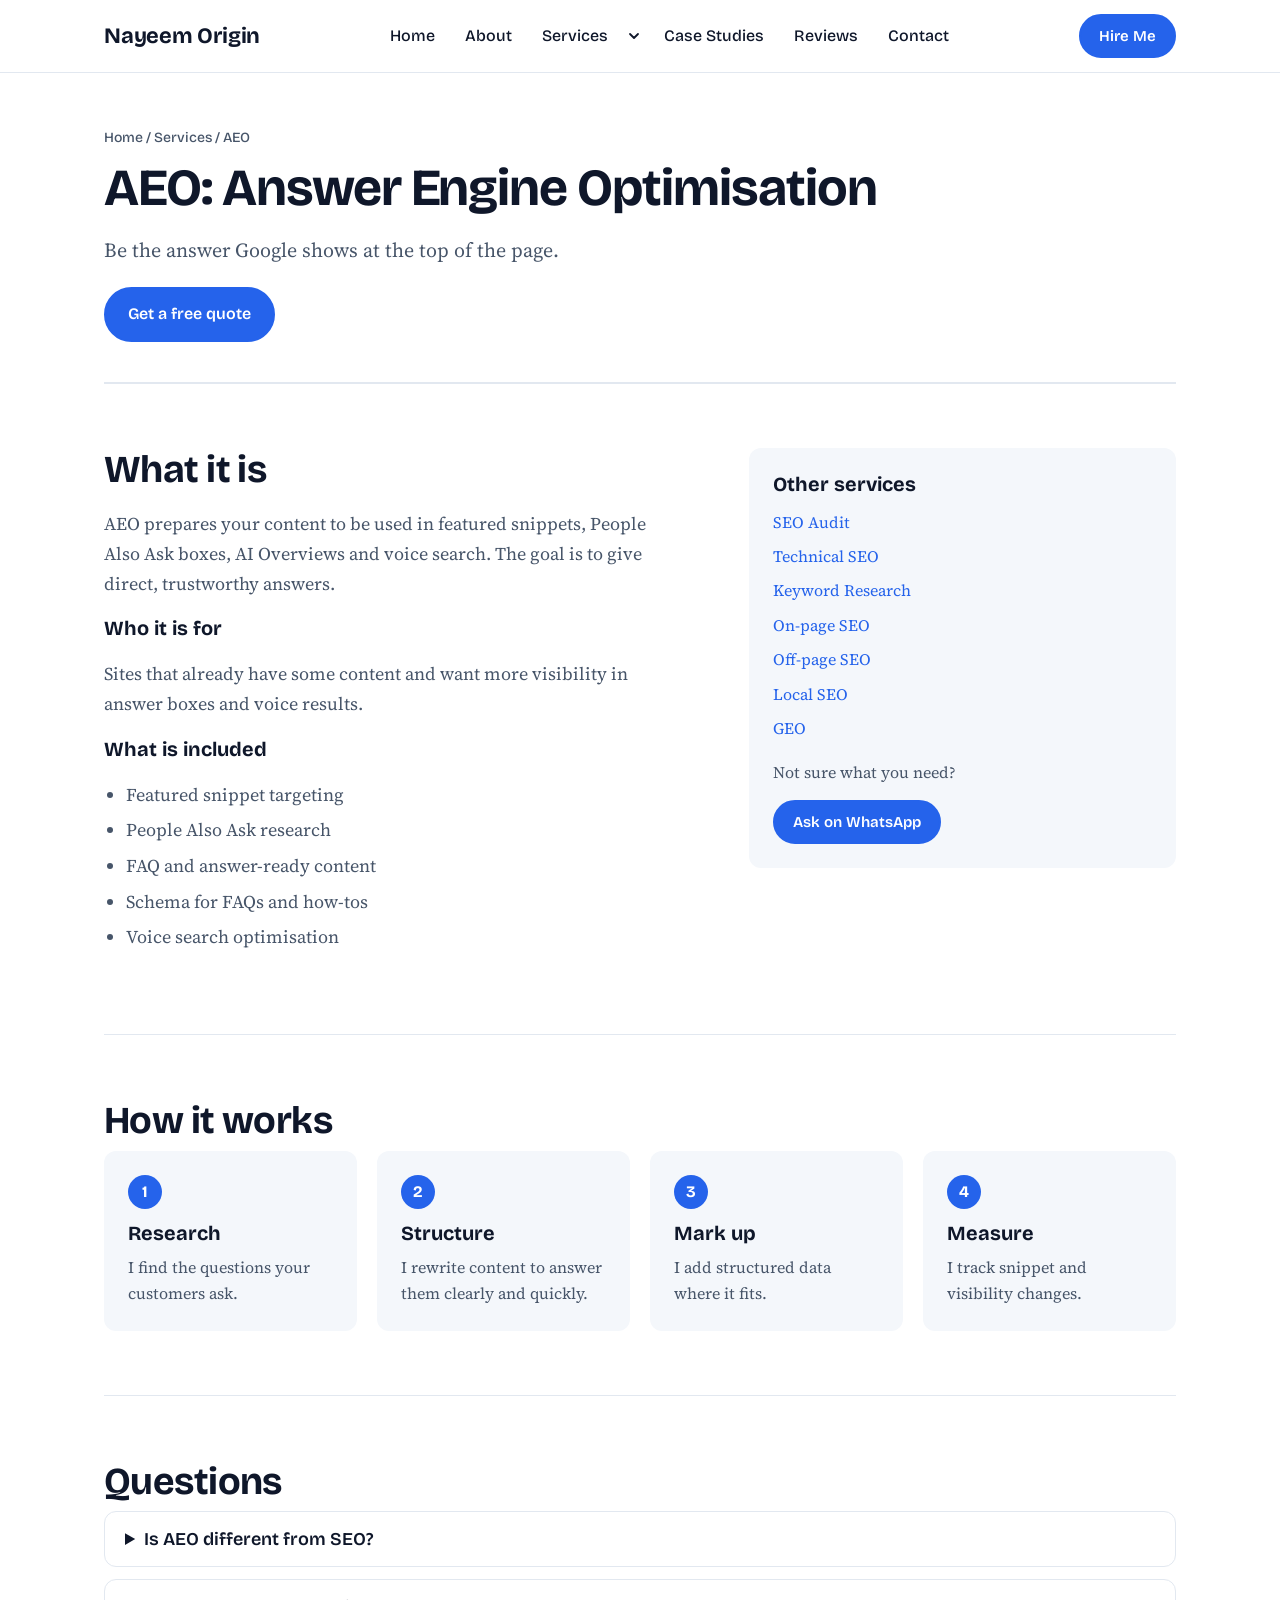
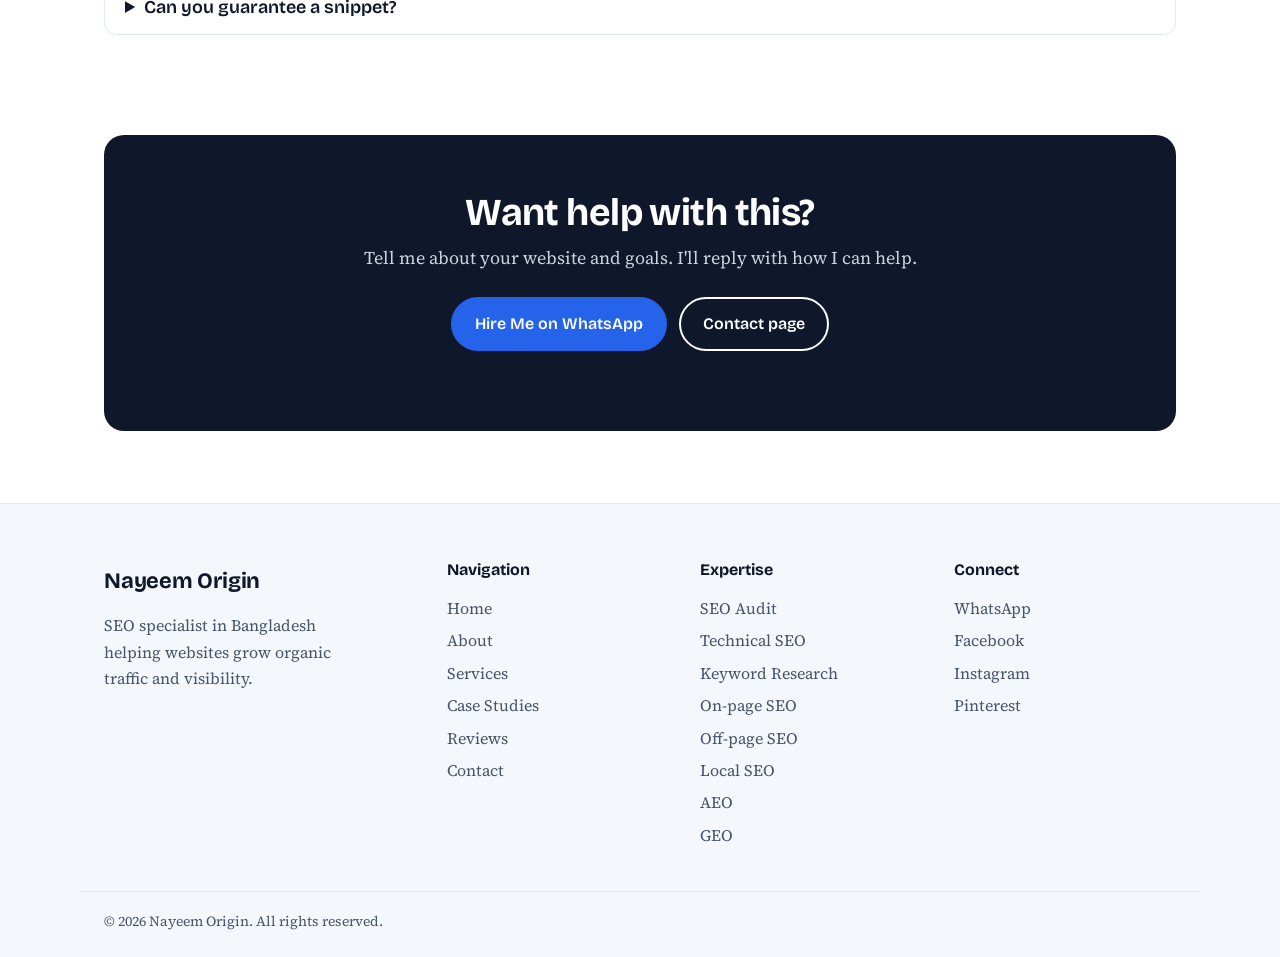
<file: aeo.html>
<!DOCTYPE html>
<html lang="en">
<head>
<meta charset="utf-8">
<meta name="viewport" content="width=device-width, initial-scale=1">
<title>AEO Service in Bangladesh | Nayeem Origin</title>
<meta name="description" content="Be the answer Google shows at the top of the page. AEO prepares your content to be used in featured snippets, People Also Ask boxes, AI Overviews and voice se">
<meta property="og:title" content="AEO Service in Bangladesh | Nayeem Origin">
<meta property="og:description" content="Be the answer Google shows at the top of the page. AEO prepares your content to be used in featured snippets, People Also Ask boxes, AI Overviews and voice se">
<meta property="og:type" content="website">
<link rel="preconnect" href="https://fonts.googleapis.com"><link rel="preconnect" href="https://fonts.gstatic.com" crossorigin><link href="https://fonts.googleapis.com/css2?family=Bricolage+Grotesque:wght@500;600;700&amp;family=Source+Serif+4:wght@400;600&amp;display=swap" rel="stylesheet">
<link rel="stylesheet" href="style.css">
<link rel="stylesheet" href="mega-menu.css">
</head>
<body>
<header><div class="wrap"><a class="logo" href="index.html">Nayeem Origin</a><nav aria-label="Main"><a href="index.html">Home</a><a href="about.html">About</a>
<div class="has-mega"><a href="services.html">Services</a><button class="mega-toggle" type="button" aria-expanded="false" aria-controls="mega-services" aria-label="Show services menu"><svg viewBox="0 0 12 12" aria-hidden="true"><path d="M2 4l4 4 4-4" fill="none" stroke="currentColor" stroke-width="1.8" stroke-linecap="round" stroke-linejoin="round"/></svg></button>
<div class="mega" id="mega-services">
<div><h3>Audit and technical</h3><a class="item" href="seo-audit.html"><b>SEO Audit</b><span>Find what holds your site back</span></a><a class="item" href="technical-seo.html"><b>Technical SEO</b><span>Crawling, indexing, speed, schema</span></a></div>
<div><h3>Content and keywords</h3><a class="item" href="keyword-research.html"><b>Keyword Research</b><span>Target what customers search for</span></a><a class="item" href="on-page-seo.html"><b>On-page SEO</b><span>Titles, headings, content, links</span></a></div>
<div><h3>Authority and local</h3><a class="item" href="off-page-seo.html"><b>Off-page SEO</b><span>Link building and brand mentions</span></a><a class="item" href="local-seo.html"><b>Local SEO</b><span>Google Business Profile and citations</span></a></div>
<div><h3>AI search</h3><a class="item" href="aeo.html"><b>AEO</b><span>Featured snippets and voice search</span></a><a class="item" href="geo.html"><b>GEO</b><span>Citations in ChatGPT, Perplexity, Gemini</span></a></div>
<div class="mega-cta"><h3>Not sure where to start?</h3><p>Send me your website and I'll tell you which service fits.</p><a class="btn sm" href="https://wa.me/8801758536741">Ask on WhatsApp</a></div>
</div></div>
<a href="case-studies.html">Case Studies</a><a href="reviews.html">Reviews</a><a href="contact.html">Contact</a></nav><a class="btn sm" href="https://wa.me/8801758536741">Hire Me</a></div></header>
<main><div class="wrap">
<section class="page-hero"><div class="crumbs"><a href="index.html">Home</a> / <a href="services.html">Services</a> / AEO</div><h1>AEO: Answer Engine Optimisation</h1><p>Be the answer Google shows at the top of the page.</p><a class="btn" href="https://wa.me/8801758536741">Get a free quote</a></section>
<section><div class="two"><div class="prose"><h2>What it is</h2><p>AEO prepares your content to be used in featured snippets, People Also Ask boxes, AI Overviews and voice search. The goal is to give direct, trustworthy answers.</p><h3>Who it is for</h3><p>Sites that already have some content and want more visibility in answer boxes and voice results.</p><h3>What is included</h3><ul><li>Featured snippet targeting</li><li>People Also Ask research</li><li>FAQ and answer-ready content</li><li>Schema for FAQs and how-tos</li><li>Voice search optimisation</li></ul></div>
<aside class="side"><h3>Other services</h3><a href="seo-audit.html">SEO Audit</a><a href="technical-seo.html">Technical SEO</a><a href="keyword-research.html">Keyword Research</a><a href="on-page-seo.html">On-page SEO</a><a href="off-page-seo.html">Off-page SEO</a><a href="local-seo.html">Local SEO</a><a href="geo.html">GEO</a><p style="margin-top:14px">Not sure what you need?</p><a class="btn sm" href="https://wa.me/8801758536741">Ask on WhatsApp</a></aside></div></section>
<section><h2>How it works</h2><ol class="steps"><li><h3>Research</h3><p>I find the questions your customers ask.</p></li><li><h3>Structure</h3><p>I rewrite content to answer them clearly and quickly.</p></li><li><h3>Mark up</h3><p>I add structured data where it fits.</p></li><li><h3>Measure</h3><p>I track snippet and visibility changes.</p></li></ol></section>
<section class="faq"><h2>Questions</h2><details><summary>Is AEO different from SEO?</summary><p>It builds on SEO. The focus is on direct answers rather than only ranking a link.</p></details><details><summary>Can you guarantee a snippet?</summary><p>No one can. I improve your chances by making answers clear and well structured.</p></details></section>
<section class="band"><h2>Want help with this?</h2><p>Tell me about your website and goals. I'll reply with how I can help.</p><p><a class="btn" href="https://wa.me/8801758536741">Hire Me on WhatsApp</a> &nbsp; <a class="btn alt" href="contact.html">Contact page</a></p></section>
</div></main>
<footer><div class="wrap fcols">
<div><a class="logo" href="index.html">Nayeem Origin</a><p>SEO specialist in Bangladesh helping websites grow organic traffic and visibility.</p></div>
<div><h3>Navigation</h3><a href="index.html">Home</a><a href="about.html">About</a><a href="services.html">Services</a><a href="case-studies.html">Case Studies</a><a href="reviews.html">Reviews</a><a href="contact.html">Contact</a></div>
<div><h3>Expertise</h3><a href="seo-audit.html">SEO Audit</a><a href="technical-seo.html">Technical SEO</a><a href="keyword-research.html">Keyword Research</a><a href="on-page-seo.html">On-page SEO</a><a href="off-page-seo.html">Off-page SEO</a><a href="local-seo.html">Local SEO</a><a href="aeo.html">AEO</a><a href="geo.html">GEO</a></div>
<div><h3>Connect</h3><a href="https://wa.me/8801758536741">WhatsApp</a><a href="https://www.facebook.com/nayeemorigin">Facebook</a><a href="https://www.instagram.com/nayeemorigin">Instagram</a><a href="https://www.pinterest.com/nayeemorigin/">Pinterest</a></div>
</div><div class="wrap copy">&copy; 2026 Nayeem Origin. All rights reserved.</div></footer>
<script src="mega-menu.js" defer></script>
</body>
</html>
</file>
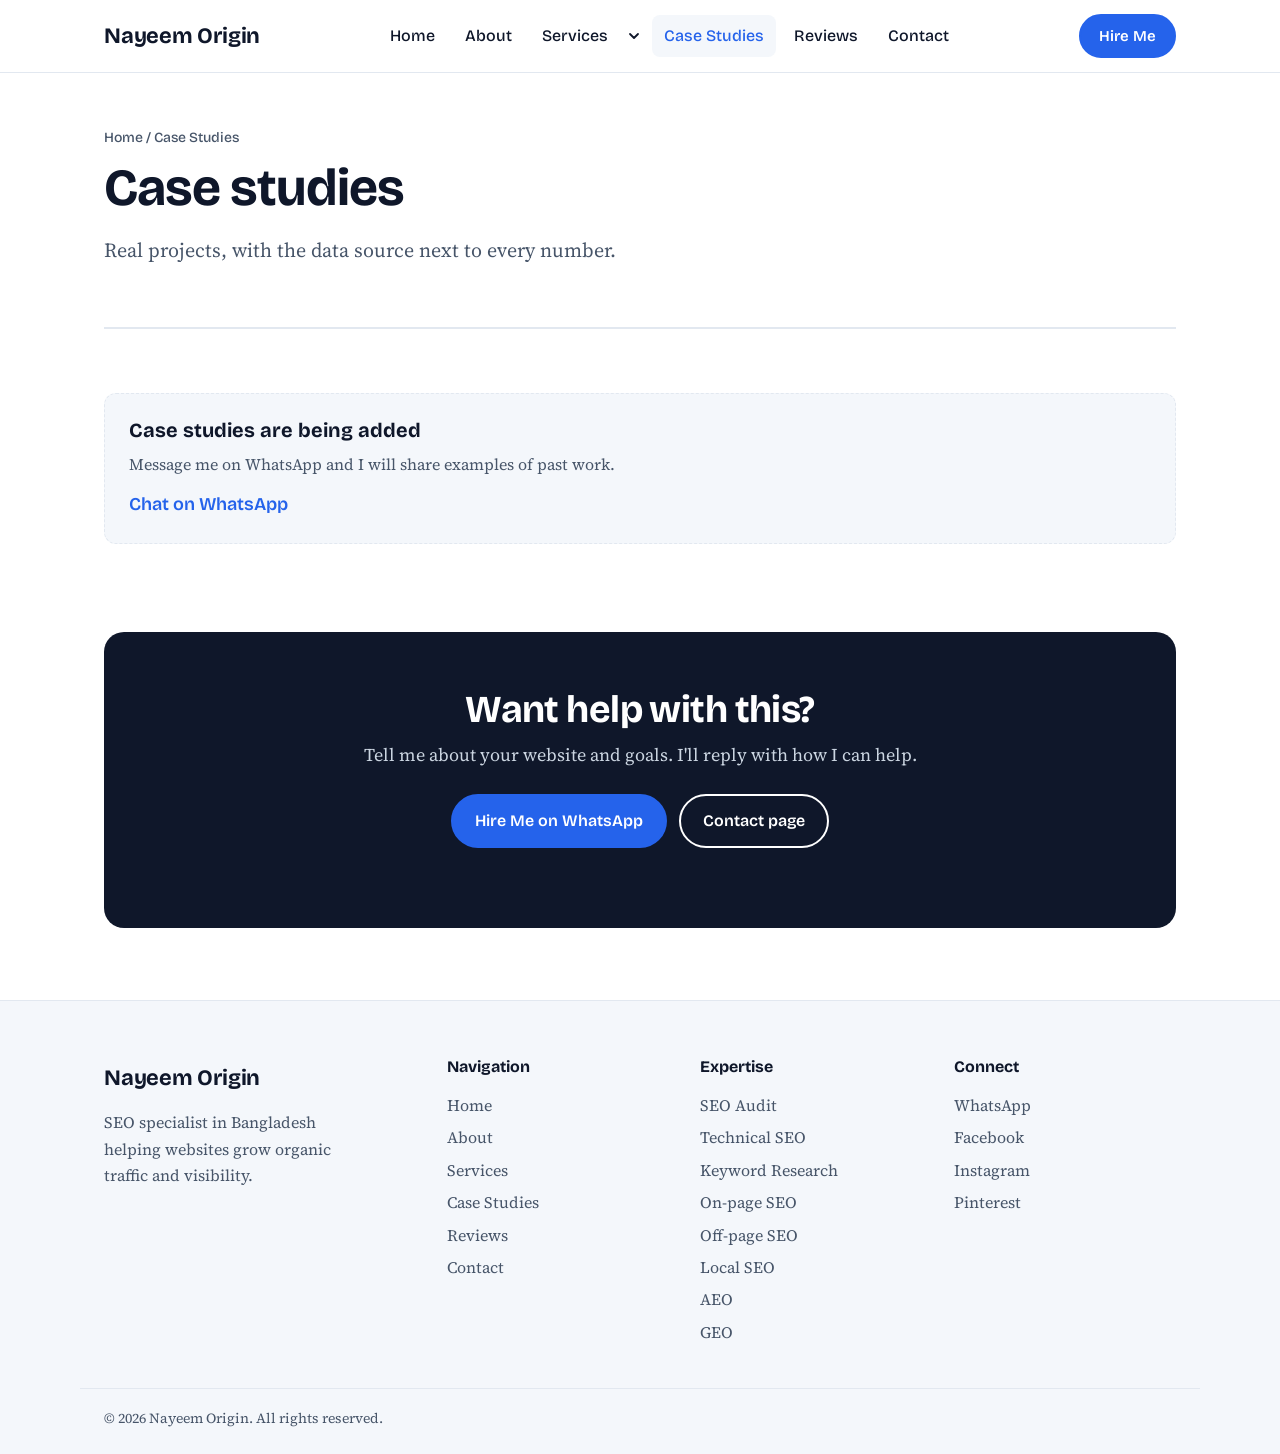
<file: case-studies.html>
<!DOCTYPE html>
<html lang="en">
<head>
<meta charset="utf-8">
<meta name="viewport" content="width=device-width, initial-scale=1">
<title>SEO Case Studies | Nayeem Origin</title>
<meta name="description" content="Case studies of SEO projects by Nayeem Origin, with data sources shown next to every result.">
<meta property="og:title" content="SEO Case Studies | Nayeem Origin">
<meta property="og:description" content="Case studies of SEO projects by Nayeem Origin, with data sources shown next to every result.">
<meta property="og:type" content="website">
<link rel="preconnect" href="https://fonts.googleapis.com"><link rel="preconnect" href="https://fonts.gstatic.com" crossorigin><link href="https://fonts.googleapis.com/css2?family=Bricolage+Grotesque:wght@500;600;700&amp;family=Source+Serif+4:wght@400;600&amp;display=swap" rel="stylesheet">
<link rel="stylesheet" href="style.css">
<link rel="stylesheet" href="mega-menu.css">
</head>
<body>
<header><div class="wrap"><a class="logo" href="index.html">Nayeem Origin</a><nav aria-label="Main"><a href="index.html">Home</a><a href="about.html">About</a>
<div class="has-mega"><a href="services.html">Services</a><button class="mega-toggle" type="button" aria-expanded="false" aria-controls="mega-services" aria-label="Show services menu"><svg viewBox="0 0 12 12" aria-hidden="true"><path d="M2 4l4 4 4-4" fill="none" stroke="currentColor" stroke-width="1.8" stroke-linecap="round" stroke-linejoin="round"/></svg></button>
<div class="mega" id="mega-services">
<div><h3>Audit and technical</h3><a class="item" href="seo-audit.html"><b>SEO Audit</b><span>Find what holds your site back</span></a><a class="item" href="technical-seo.html"><b>Technical SEO</b><span>Crawling, indexing, speed, schema</span></a></div>
<div><h3>Content and keywords</h3><a class="item" href="keyword-research.html"><b>Keyword Research</b><span>Target what customers search for</span></a><a class="item" href="on-page-seo.html"><b>On-page SEO</b><span>Titles, headings, content, links</span></a></div>
<div><h3>Authority and local</h3><a class="item" href="off-page-seo.html"><b>Off-page SEO</b><span>Link building and brand mentions</span></a><a class="item" href="local-seo.html"><b>Local SEO</b><span>Google Business Profile and citations</span></a></div>
<div><h3>AI search</h3><a class="item" href="aeo.html"><b>AEO</b><span>Featured snippets and voice search</span></a><a class="item" href="geo.html"><b>GEO</b><span>Citations in ChatGPT, Perplexity, Gemini</span></a></div>
<div class="mega-cta"><h3>Not sure where to start?</h3><p>Send me your website and I'll tell you which service fits.</p><a class="btn sm" href="https://wa.me/8801758536741">Ask on WhatsApp</a></div>
</div></div>
<a href="case-studies.html" aria-current="page">Case Studies</a><a href="reviews.html">Reviews</a><a href="contact.html">Contact</a></nav><a class="btn sm" href="https://wa.me/8801758536741">Hire Me</a></div></header>
<main><div class="wrap">
<section class="page-hero"><div class="crumbs"><a href="index.html">Home</a> / Case Studies</div><h1>Case studies</h1><p>Real projects, with the data source next to every number.</p></section><section><div class="cards"><div class="card empty-card"><h3>Case studies are being added</h3><p>Message me on WhatsApp and I will share examples of past work.</p><a href="https://wa.me/8801758536741">Chat on WhatsApp</a></div></div></section><section class="band"><h2>Want help with this?</h2><p>Tell me about your website and goals. I'll reply with how I can help.</p><p><a class="btn" href="https://wa.me/8801758536741">Hire Me on WhatsApp</a> &nbsp; <a class="btn alt" href="contact.html">Contact page</a></p></section>
</div></main>
<footer><div class="wrap fcols">
<div><a class="logo" href="index.html">Nayeem Origin</a><p>SEO specialist in Bangladesh helping websites grow organic traffic and visibility.</p></div>
<div><h3>Navigation</h3><a href="index.html">Home</a><a href="about.html">About</a><a href="services.html">Services</a><a href="case-studies.html">Case Studies</a><a href="reviews.html">Reviews</a><a href="contact.html">Contact</a></div>
<div><h3>Expertise</h3><a href="seo-audit.html">SEO Audit</a><a href="technical-seo.html">Technical SEO</a><a href="keyword-research.html">Keyword Research</a><a href="on-page-seo.html">On-page SEO</a><a href="off-page-seo.html">Off-page SEO</a><a href="local-seo.html">Local SEO</a><a href="aeo.html">AEO</a><a href="geo.html">GEO</a></div>
<div><h3>Connect</h3><a href="https://wa.me/8801758536741">WhatsApp</a><a href="https://www.facebook.com/nayeemorigin">Facebook</a><a href="https://www.instagram.com/nayeemorigin">Instagram</a><a href="https://www.pinterest.com/nayeemorigin/">Pinterest</a></div>
</div><div class="wrap copy">&copy; 2026 Nayeem Origin. All rights reserved.</div></footer>
<script src="mega-menu.js" defer></script>
</body>
</html>
</file>
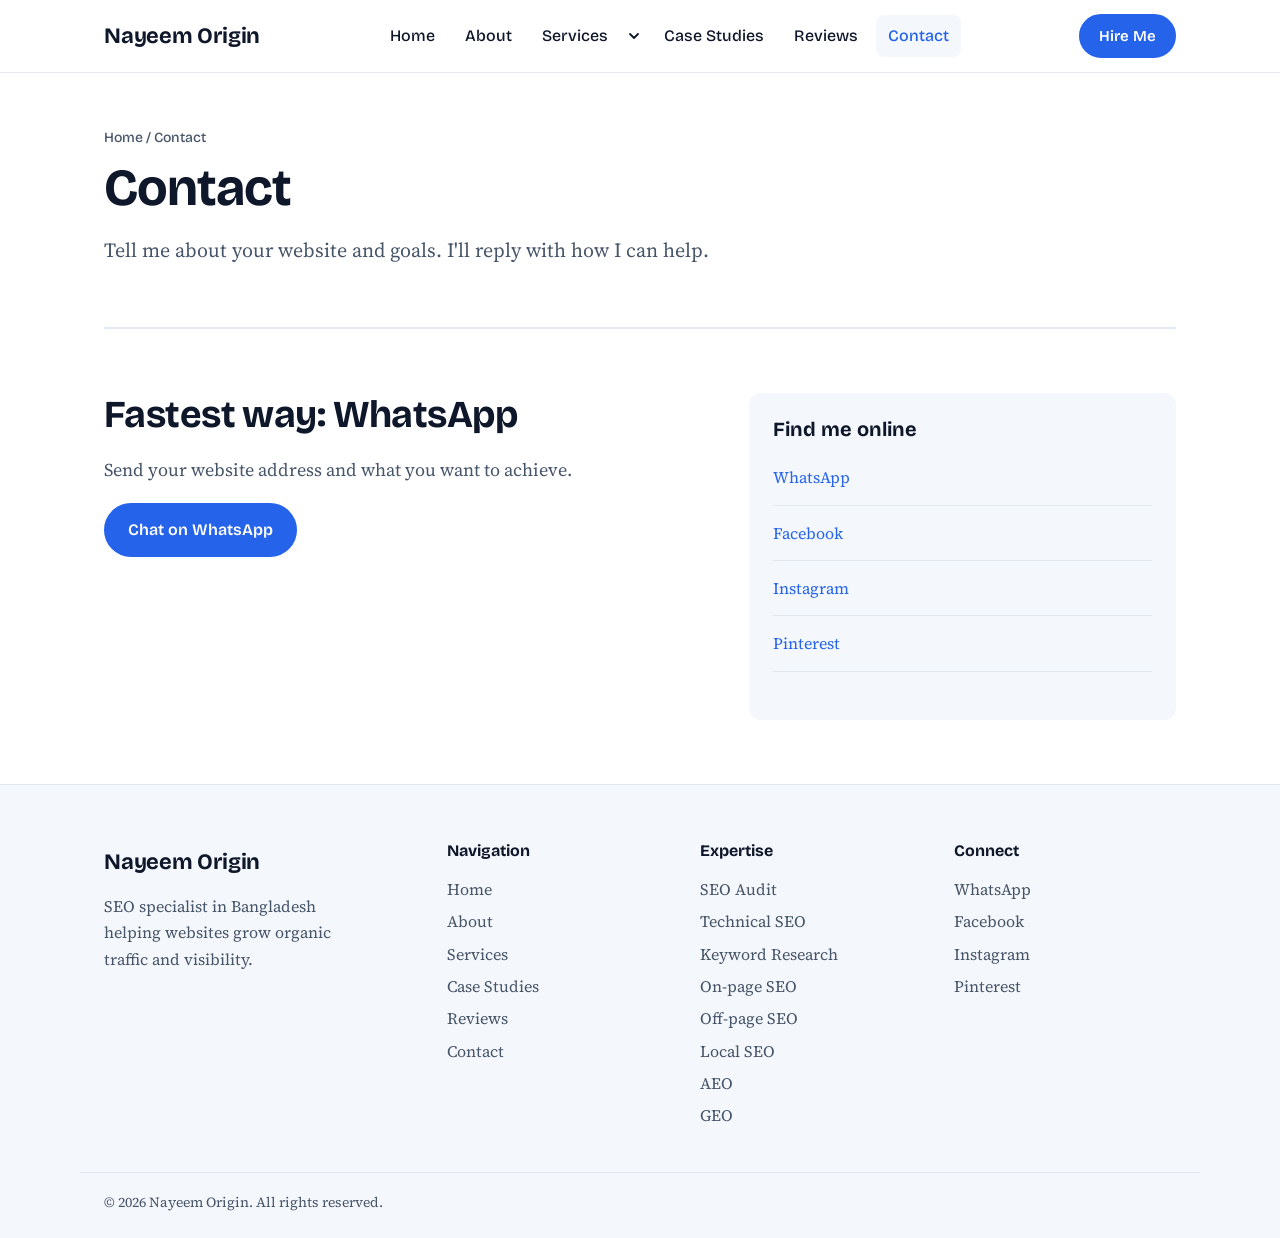
<file: contact.html>
<!DOCTYPE html>
<html lang="en">
<head>
<meta charset="utf-8">
<meta name="viewport" content="width=device-width, initial-scale=1">
<title>Contact Nayeem Origin | SEO Specialist</title>
<meta name="description" content="Contact Nayeem Origin on WhatsApp, Facebook, Instagram or Pinterest to discuss your SEO project.">
<meta property="og:title" content="Contact Nayeem Origin | SEO Specialist">
<meta property="og:description" content="Contact Nayeem Origin on WhatsApp, Facebook, Instagram or Pinterest to discuss your SEO project.">
<meta property="og:type" content="website">
<link rel="preconnect" href="https://fonts.googleapis.com"><link rel="preconnect" href="https://fonts.gstatic.com" crossorigin><link href="https://fonts.googleapis.com/css2?family=Bricolage+Grotesque:wght@500;600;700&amp;family=Source+Serif+4:wght@400;600&amp;display=swap" rel="stylesheet">
<link rel="stylesheet" href="style.css">
<link rel="stylesheet" href="mega-menu.css">
</head>
<body>
<header><div class="wrap"><a class="logo" href="index.html">Nayeem Origin</a><nav aria-label="Main"><a href="index.html">Home</a><a href="about.html">About</a>
<div class="has-mega"><a href="services.html">Services</a><button class="mega-toggle" type="button" aria-expanded="false" aria-controls="mega-services" aria-label="Show services menu"><svg viewBox="0 0 12 12" aria-hidden="true"><path d="M2 4l4 4 4-4" fill="none" stroke="currentColor" stroke-width="1.8" stroke-linecap="round" stroke-linejoin="round"/></svg></button>
<div class="mega" id="mega-services">
<div><h3>Audit and technical</h3><a class="item" href="seo-audit.html"><b>SEO Audit</b><span>Find what holds your site back</span></a><a class="item" href="technical-seo.html"><b>Technical SEO</b><span>Crawling, indexing, speed, schema</span></a></div>
<div><h3>Content and keywords</h3><a class="item" href="keyword-research.html"><b>Keyword Research</b><span>Target what customers search for</span></a><a class="item" href="on-page-seo.html"><b>On-page SEO</b><span>Titles, headings, content, links</span></a></div>
<div><h3>Authority and local</h3><a class="item" href="off-page-seo.html"><b>Off-page SEO</b><span>Link building and brand mentions</span></a><a class="item" href="local-seo.html"><b>Local SEO</b><span>Google Business Profile and citations</span></a></div>
<div><h3>AI search</h3><a class="item" href="aeo.html"><b>AEO</b><span>Featured snippets and voice search</span></a><a class="item" href="geo.html"><b>GEO</b><span>Citations in ChatGPT, Perplexity, Gemini</span></a></div>
<div class="mega-cta"><h3>Not sure where to start?</h3><p>Send me your website and I'll tell you which service fits.</p><a class="btn sm" href="https://wa.me/8801758536741">Ask on WhatsApp</a></div>
</div></div>
<a href="case-studies.html">Case Studies</a><a href="reviews.html">Reviews</a><a href="contact.html" aria-current="page">Contact</a></nav><a class="btn sm" href="https://wa.me/8801758536741">Hire Me</a></div></header>
<main><div class="wrap">
<section class="page-hero"><div class="crumbs"><a href="index.html">Home</a> / Contact</div><h1>Contact</h1><p>Tell me about your website and goals. I'll reply with how I can help.</p></section>
<section><div class="two"><div class="prose"><h2>Fastest way: WhatsApp</h2><p>Send your website address and what you want to achieve.</p><p><a class="btn" href="https://wa.me/8801758536741">Chat on WhatsApp</a></p></div>
<aside class="side"><h3>Find me online</h3><ul class="contact-list"><li><a href="https://wa.me/8801758536741">WhatsApp</a></li><li><a href="https://www.facebook.com/nayeemorigin">Facebook</a></li><li><a href="https://www.instagram.com/nayeemorigin">Instagram</a></li><li><a href="https://www.pinterest.com/nayeemorigin/">Pinterest</a></li></ul></aside></div></section>
</div></main>
<footer><div class="wrap fcols">
<div><a class="logo" href="index.html">Nayeem Origin</a><p>SEO specialist in Bangladesh helping websites grow organic traffic and visibility.</p></div>
<div><h3>Navigation</h3><a href="index.html">Home</a><a href="about.html">About</a><a href="services.html">Services</a><a href="case-studies.html">Case Studies</a><a href="reviews.html">Reviews</a><a href="contact.html">Contact</a></div>
<div><h3>Expertise</h3><a href="seo-audit.html">SEO Audit</a><a href="technical-seo.html">Technical SEO</a><a href="keyword-research.html">Keyword Research</a><a href="on-page-seo.html">On-page SEO</a><a href="off-page-seo.html">Off-page SEO</a><a href="local-seo.html">Local SEO</a><a href="aeo.html">AEO</a><a href="geo.html">GEO</a></div>
<div><h3>Connect</h3><a href="https://wa.me/8801758536741">WhatsApp</a><a href="https://www.facebook.com/nayeemorigin">Facebook</a><a href="https://www.instagram.com/nayeemorigin">Instagram</a><a href="https://www.pinterest.com/nayeemorigin/">Pinterest</a></div>
</div><div class="wrap copy">&copy; 2026 Nayeem Origin. All rights reserved.</div></footer>
<script src="mega-menu.js" defer></script>
</body>
</html>
</file>
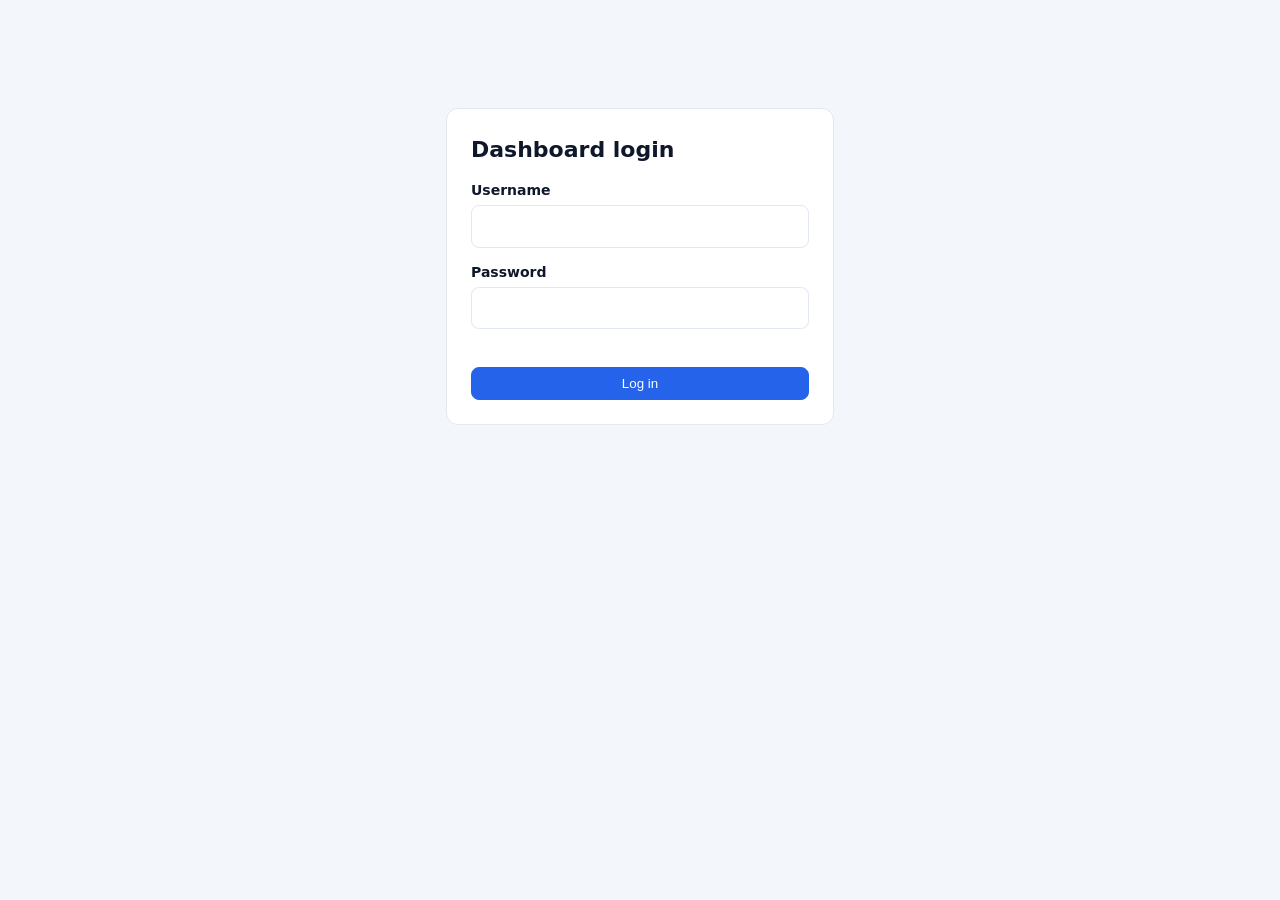
<file: dashboard.html>
<!DOCTYPE html>
<html lang="en">
<head>
<meta charset="utf-8">
<meta name="viewport" content="width=device-width, initial-scale=1">
<meta name="robots" content="noindex, nofollow">
<title>Site Dashboard | Nayeem Origin</title>
<style>
:root{--bg:#f3f6fb;--card:#fff;--ink:#0f172a;--mut:#64748b;--line:#e2e8f0;--acc:#2563eb;--ok:#15803d;--warn:#b45309;--bad:#b91c1c;--okb:#dcfce7;--warnb:#fef3c7;--badb:#fee2e2}
@media (prefers-color-scheme:dark){:root{--bg:#0b1220;--card:#111a2e;--ink:#e5e7eb;--mut:#94a3b8;--line:#22304a;--acc:#60a5fa;--ok:#4ade80;--warn:#fbbf24;--bad:#f87171;--okb:#12351f;--warnb:#3a2c0c;--badb:#3d1414}}
*{box-sizing:border-box}
[hidden]{display:none!important}
body{margin:0;background:var(--bg);color:var(--ink);font:15px/1.5 system-ui,-apple-system,"Segoe UI",Arial,sans-serif}
.wrap{max-width:1180px;margin:0 auto;padding:0 18px}
.bar{background:var(--card);border-bottom:1px solid var(--line);position:sticky;top:0;z-index:20}
.bw{display:flex;flex-wrap:wrap;gap:10px;align-items:center;justify-content:space-between;padding-top:14px;padding-bottom:14px}
.brand{font-size:19px}.sub{display:block;color:var(--mut);font-size:13px}
.btn{display:inline-block;padding:8px 14px;border-radius:8px;border:1px solid var(--acc);background:var(--acc);color:#fff;font:600 14px inherit;text-decoration:none;cursor:pointer}
.btn.alt{background:transparent;color:var(--acc)}.btn:disabled{opacity:.6}
main{padding-top:20px;padding-bottom:40px}
.sum{display:grid;grid-template-columns:repeat(auto-fit,minmax(160px,1fr));gap:12px;margin-bottom:18px}
.sum div{background:var(--card);border:1px solid var(--line);border-radius:12px;padding:14px 16px}
.sum b{display:block;font-size:28px;line-height:1.2}.sum span{color:var(--mut);font-size:13px}
.tools{display:flex;gap:10px;margin-bottom:12px}
.tools input{flex:1}
input,select,textarea{padding:9px 10px;border:1px solid var(--line);border-radius:8px;background:var(--card);color:var(--ink);font:inherit;width:100%}
.tools select{width:auto}
.tw{background:var(--card);border:1px solid var(--line);border-radius:12px;overflow-x:auto}
table{border-collapse:collapse;width:100%;min-width:760px}
th,td{padding:12px;text-align:left;border-bottom:1px solid var(--line);vertical-align:middle}
th{font-size:12px;color:var(--mut);font-weight:600;background:var(--bg)}
tr:last-child td{border-bottom:0}
tbody tr{cursor:pointer}tbody tr:hover{background:var(--bg)}
.pn b{display:block}.pn small,.mut{color:var(--mut);font-size:13px}
.pill{display:inline-block;padding:2px 10px;border-radius:999px;font-size:12px;font-weight:600}
.pill.ok{background:var(--okb);color:var(--ok)}.pill.warn{background:var(--warnb);color:var(--warn)}.pill.bad{background:var(--badb);color:var(--bad)}.pill.n{background:var(--bg);color:var(--mut)}
.ok{color:var(--ok)}.warn{color:var(--warn)}.bad{color:var(--bad)}
.note{color:var(--mut);font-size:13px;margin-top:14px}
#ov{position:fixed;inset:0;background:rgba(15,23,42,.45);z-index:40}
#dr{position:fixed;top:0;right:0;bottom:0;width:min(560px,100%);background:var(--bg);z-index:50;overflow-y:auto;box-shadow:-10px 0 30px rgba(0,0,0,.2)}
.dh{position:sticky;top:0;background:var(--card);border-bottom:1px solid var(--line);padding:14px 18px;display:flex;justify-content:space-between;gap:10px;align-items:start}
.dh h2{margin:0;font-size:20px}.dh a{color:var(--acc);font-weight:600;font-size:14px;margin-right:12px;text-decoration:none}
.x{background:none;border:0;font-size:24px;color:var(--mut);cursor:pointer;line-height:1}
.sec{background:var(--card);border:1px solid var(--line);border-radius:12px;margin:14px 18px;padding:16px}
.sec h3{margin:0 0 10px;font-size:15px}
.serp{font-family:Arial,sans-serif}.serp .t{color:#1a0dab;font-size:19px;line-height:1.25}.serp .u{color:#188038;font-size:13px}.serp .d{color:#4d5156;font-size:14px}
@media (prefers-color-scheme:dark){.serp .t{color:#8ab4f8}.serp .u{color:#81c995}.serp .d{color:#bdc1c6}}
.ck{display:flex;gap:8px;padding:5px 0;border-bottom:1px solid var(--line);font-size:14px}.ck:last-child{border:0}.ck i{font-style:normal;width:18px;font-weight:700}
.hl div{font-size:13px;padding:1px 0}.hl .h2{margin-left:14px}.hl .h3{margin-left:28px}
label.l{display:block;font-weight:600;font-size:13px;margin:10px 0 4px}
.cnt{float:right;font-weight:400}
.msg{margin-top:8px;font-size:14px}
textarea.src{font:12px/1.4 ui-monospace,Consolas,monospace;min-height:260px;white-space:pre}
.todo label{display:block;padding:3px 0}.todo input{width:auto;margin-right:8px}
.row2{display:grid;grid-template-columns:1fr 1fr;gap:10px}
#login{max-width:420px;margin:12vh auto;padding:0 16px}
#login .box{background:var(--card);border:1px solid var(--line);border-radius:12px;padding:24px}
#login h1{font-size:22px;margin:0 0 4px}
#login label{display:block;margin:14px 0 4px;font-weight:600;font-size:14px}
#login .btn{margin-top:18px;width:100%}
#login p{color:var(--mut);font-size:13px}
#msg{color:var(--bad);min-height:20px}
#out{font:13px/1.4 ui-monospace,Consolas,monospace;background:var(--bg);border:1px solid var(--line);border-radius:8px;padding:10px;word-break:break-all;white-space:pre-wrap;user-select:all}
</style>
</head>
<body>
<div id="login"><div class="box">
<h1 id="ltitle">Dashboard login</h1>
<form id="lform" autocomplete="off">
<label for="u">Username</label><input id="u" type="text" autocomplete="username" required>
<label for="p">Password</label><input id="p" type="password" autocomplete="current-password" required minlength="8">
<div id="msg" role="alert"></div>
<button class="btn" id="lbtn" type="submit">Log in</button>
</form>
<div id="setup" hidden><p>Copy the line below, then in GitHub open dashboard.html, click the pencil icon, and replace the line that starts with <b>var CRED_HASH</b>. Commit the change and reload this page.</p><div id="out"></div></div>
</div></div>

<div id="app" hidden>
<header class="bar"><div class="wrap bw">
<div><b class="brand">Nayeem Origin dashboard</b><span class="sub" id="sub">Scanning pages...</span></div>
<div><button class="btn" id="scan" type="button">Rescan all</button> <a class="btn alt" id="newpage" target="_blank" rel="noopener">New page</a> <button class="btn alt" id="logout" type="button">Log out</button></div>
</div></header>
<main class="wrap">
<div class="sum" id="sum"></div>
<div class="tools"><input id="q" type="search" placeholder="Search pages"><select id="flt"><option value="all">All pages</option><option value="issues">Needs attention</option><option value="missing">Missing</option></select></div>
<div class="tw"><table>
<thead><tr><th>Page</th><th>Status</th><th>Score</th><th>Title</th><th>Description</th><th>Words</th><th>Stage</th></tr></thead>
<tbody id="rows"></tbody></table></div>
<p class="note">Click any page to see its details and edit it. Score = share of SEO checks passed. Stage, priority, notes and checklists are saved in this browser only. The login is a basic lock that runs in your browser, so keep private information out of this page. Scanning only works on the live site.</p>
</main></div>
<div id="ov" hidden></div><aside id="dr" hidden></aside>

<script>
var USER = "hmjoy816-boop", REPO = "DJ-nayeem-bro", BRANCH = "main";
if (/\.github\.io$/.test(location.hostname)) { USER = location.hostname.split(".")[0]; var seg = location.pathname.split("/")[1]; if (seg && !/\.html$/.test(seg)) REPO = seg; }
var PAGES = [
 ["index.html","Home"],["about.html","About"],["services.html","Services"],
 ["seo-audit.html","SEO Audit"],["technical-seo.html","Technical SEO"],["keyword-research.html","Keyword Research"],
 ["on-page-seo.html","On-page SEO"],["off-page-seo.html","Off-page SEO"],["local-seo.html","Local SEO"],
 ["aeo.html","AEO"],["geo.html","GEO"],["case-studies.html","Case Studies"],["reviews.html","Reviews"],["contact.html","Contact"]
];
var GH = "https://github.com/" + USER + "/" + REPO, D = {}, ROW = {}, $ = function(i){ return document.getElementById(i); };
$("newpage").href = GH + "/new/" + BRANCH;

function store(k, v){ try { if (v === undefined) return localStorage.getItem(k) || ""; localStorage.setItem(k, v); } catch (e) { return ""; } }
function esc(s){ return String(s).replace(/[&<>"]/g, function(c){ return {"&":"&amp;","<":"&lt;",">":"&gt;",'"':"&quot;"}[c]; }); }
function pill(c, t){ return '<span class="pill ' + c + '">' + esc(t) + '</span>'; }
function plan(f){ try { return JSON.parse(store("plan:" + f) || "{}"); } catch (e) { return {}; } }
function savePlan(f, p){ store("plan:" + f, JSON.stringify(p)); }
function rng(n, a, b){ return n >= a && n <= b ? "ok" : (n > 0 ? "warn" : "bad"); }

async function scanPage(f){
  try {
    var res = await fetch(f + "?t=" + Date.now(), {cache: "no-store"});
    if (!res.ok) throw 0;
    var doc = new DOMParser().parseFromString(await res.text(), "text/html"), m = doc.querySelector("main") || doc.body;
    var title = (doc.title || "").trim(), md = doc.querySelector('meta[name="description"]');
    var desc = md ? (md.getAttribute("content") || "").trim() : "";
    var h1 = doc.querySelectorAll("h1").length, words = (m.textContent.trim().match(/\S+/g) || []).length;
    var noalt = Array.prototype.filter.call(doc.images, function(i){ return !(i.getAttribute("alt") || "").trim(); }).length;
    var og = !!(doc.querySelector('meta[property="og:title"]') && doc.querySelector('meta[property="og:description"]'));
    var links = Array.prototype.map.call(doc.querySelectorAll("a[href]"), function(a){ return a.getAttribute("href"); });
    var ext = links.filter(function(h){ return /^https?:/.test(h); }).length, inn = links.filter(function(h){ return !/^(https?:|mailto:|tel:|#)/.test(h); }).length;
    var heads = Array.prototype.map.call(m.querySelectorAll("h1,h2,h3"), function(h){ return [h.tagName.toLowerCase(), h.textContent.trim()]; }).slice(0, 30);
    var ck = [
      ["Title is 30 to 60 characters (" + title.length + ")", rng(title.length, 30, 60), 1],
      ["Description is 70 to 160 characters (" + desc.length + ")", rng(desc.length, 70, 160), 1],
      ["Exactly one H1 (found " + h1 + ")", h1 === 1 ? "ok" : (h1 > 1 ? "warn" : "bad"), 1],
      ["All images have alt text (" + noalt + " missing)", noalt ? "bad" : "ok", 1],
      ["Social (Open Graph) tags present", og ? "ok" : "bad", 1],
      ["At least 3 internal links (" + inn + ")", inn >= 3 ? "ok" : "warn", 1],
      ["250+ words of content (" + words + ")", words >= 250 ? "ok" : "warn", 0]
    ];
    var pts = ck.reduce(function(a, c){ return a + (c[1] === "ok" ? 1 : c[1] === "warn" ? .5 : 0); }, 0);
    D[f] = {ok: true, title: title, desc: desc, words: words, ck: ck, heads: heads, ext: ext, inn: inn,
      score: Math.round(pts / ck.length * 100), issues: ck.filter(function(c){ return c[2] && c[1] !== "ok"; }).length};
  } catch (e) { D[f] = {ok: false, issues: 1}; }
  renderRow(f);
}

function renderRow(f){
  var d = D[f], c = ROW[f].children, p = plan(f);
  if (!d) return;
  if (!d.ok) { c[1].innerHTML = pill("bad", "Not found"); c[2].textContent = c[3].textContent = c[4].textContent = c[5].textContent = "-"; }
  else {
    c[1].innerHTML = pill("ok", "Live");
    c[2].innerHTML = pill(d.score >= 80 ? "ok" : d.score >= 50 ? "warn" : "bad", d.score + "%");
    c[3].innerHTML = '<span class="' + rng(d.title.length, 30, 60) + '">' + d.title.length + '</span>';
    c[4].innerHTML = '<span class="' + rng(d.desc.length, 70, 160) + '">' + d.desc.length + '</span>';
    c[5].textContent = d.words;
  }
  c[6].innerHTML = pill("n", p.stage || "Draft");
  filt();
}

function filt(){
  var q = $("q").value.toLowerCase(), m = $("flt").value;
  PAGES.forEach(function(p){
    var d = D[p[0]], show = (p[1] + p[0]).toLowerCase().indexOf(q) > -1;
    if (m === "issues") show = show && d && d.ok && d.issues > 0;
    if (m === "missing") show = show && d && !d.ok;
    ROW[p[0]].hidden = !show;
  });
}

function build(){
  PAGES.forEach(function(p){
    var tr = document.createElement("tr");
    tr.innerHTML = '<td class="pn"><b>' + esc(p[1]) + '</b><small>' + esc(p[0]) + '</small></td><td>...</td><td></td><td></td><td></td><td></td><td></td>';
    tr.onclick = function(){ openDrawer(p); };
    ROW[p[0]] = tr; $("rows").appendChild(tr);
  });
  $("q").oninput = $("flt").onchange = filt;
}

async function scanAll(){
  $("sub").textContent = "Scanning pages...";
  for (var i = 0; i < PAGES.length; i++) await scanPage(PAGES[i][0]);
  var ds = PAGES.map(function(p){ return D[p[0]]; }), live = ds.filter(function(d){ return d.ok; });
  var avg = live.length ? Math.round(live.reduce(function(a, d){ return a + d.score; }, 0) / live.length) : 0;
  var issues = ds.reduce(function(a, d){ return a + d.issues; }, 0);
  $("sum").innerHTML = [["Pages", PAGES.length], ["Live", live.length], ["Average score", avg + "%"], ["Issues found", issues]].map(function(x){ return "<div><b>" + x[1] + "</b><span>" + x[0] + "</span></div>"; }).join("");
  $("sub").textContent = "Last scan: " + new Date().toLocaleTimeString();
}

// ---- GitHub saving (needs a token the user pastes; kept for this tab only) ----
function tok(){ try { return sessionStorage.getItem("gh_token") || ""; } catch (e) { return ""; } }
function gh(path, o){
  o = o || {};
  var h = {Authorization: "Bearer " + tok(), Accept: "application/vnd.github+json"};
  if (o.body) h["Content-Type"] = "application/json";
  return fetch("https://api.github.com/repos/" + USER + "/" + REPO + "/contents/" + path, {method: o.method || "GET", headers: h, body: o.body});
}
function ghErr(r){ return new Error(r.status === 401 ? "Token rejected. Check it and reconnect." : r.status === 403 || r.status === 404 ? "No access. The token needs Contents read and write on this repo." : r.status === 409 || r.status === 422 ? "The file changed on GitHub. Reload the page source and try again." : "GitHub error " + r.status); }
async function ghGet(f){
  var r = await gh(f + "?ref=" + BRANCH); if (!r.ok) throw ghErr(r);
  var j = await r.json(), bin = atob(j.content.replace(/\n/g, ""));
  return {sha: j.sha, text: new TextDecoder().decode(Uint8Array.from(bin, function(c){ return c.charCodeAt(0); }))};
}
async function ghPut(f, text, sha, msg){
  var b = new TextEncoder().encode(text), s = "";
  for (var i = 0; i < b.length; i += 8192) s += String.fromCharCode.apply(null, b.subarray(i, i + 8192));
  var r = await gh(f, {method: "PUT", body: JSON.stringify({message: msg, content: btoa(s), sha: sha, branch: BRANCH})});
  if (!r.ok) throw ghErr(r);
}
function say(id, t, c){ var e = $(id); e.className = "msg " + (c || ""); e.textContent = t; }

function openDrawer(p){
  var f = p[0], d = D[f] || {ok: false}, pl = plan(f), dr = $("dr"), url = location.origin + location.pathname.replace(/[^\/]*$/, "") + f;
  var h = '<div class="dh"><div><h2>' + esc(p[1]) + '</h2><span class="mut">' + esc(f) + '</span><div style="margin-top:6px"><a href="' + f + '" target="_blank" rel="noopener">View live</a><a href="' + GH + "/edit/" + BRANCH + "/" + f + '" target="_blank" rel="noopener">Edit on GitHub</a></div></div><button class="x" id="cl" aria-label="Close">&times;</button></div>';
  if (!d.ok) h += '<div class="sec"><h3>Page not found</h3><p>This file is not live yet. Upload ' + esc(f) + ' to your repo.</p></div>';
  else {
    h += '<div class="sec"><h3>Search preview</h3><div class="serp"><div class="u">' + esc(url) + '</div><div class="t">' + esc(d.title.slice(0, 60)) + '</div><div class="d">' + esc(d.desc.slice(0, 160)) + '</div></div></div>';
    h += '<div class="sec"><h3>SEO checks &middot; ' + d.score + '%</h3>' + d.ck.map(function(c){ return '<div class="ck"><i class="' + c[1] + '">' + (c[1] === "ok" ? "&#10003;" : c[1] === "warn" ? "!" : "&#10007;") + '</i><span>' + esc(c[0]) + '</span></div>'; }).join("") + '<p class="mut" style="margin:8px 0 0">' + d.inn + ' internal and ' + d.ext + ' external links</p></div>';
    h += '<div class="sec hl"><h3>Headings</h3>' + (d.heads.map(function(x){ return '<div class="' + x[0] + '">' + x[0].toUpperCase() + " &middot; " + esc(x[1]) + "</div>"; }).join("") || "None") + '</div>';
  }
  h += '<div class="sec"><h3>GitHub connection</h3><div id="tk"></div></div>';
  if (d.ok) {
    h += '<div class="sec"><h3>Quick edit</h3><label class="l">Title <span class="cnt" id="tc"></span></label><input id="et" value="' + esc(d.title) + '">'
      + '<label class="l">Description <span class="cnt" id="dc"></span></label><textarea id="ed" rows="3">' + esc(d.desc) + '</textarea>'
      + '<label class="todo"><input type="checkbox" id="eo" checked style="width:auto;margin:10px 8px 0 0">Also update social (Open Graph) tags</label>'
      + '<button class="btn" id="qs" style="margin-top:12px">Save to GitHub</button><div id="qm" class="msg"></div></div>';
    h += '<div class="sec"><h3>Page code</h3><p class="mut" style="margin:0 0 8px">Load the full HTML, change anything, and save.</p><button class="btn alt" id="ld">Load code</button><div id="sw" hidden><textarea class="src" id="src" spellcheck="false"></textarea><button class="btn" id="ss" style="margin-top:10px">Save code to GitHub</button></div><div id="sm" class="msg"></div></div>';
  }
  h += '<div class="sec"><h3>Planning</h3><div class="row2"><div><label class="l">Stage</label><select id="st">' + ["Draft", "Needs work", "Ready", "Published"].map(function(s){ return "<option" + (s === (pl.stage || "Draft") ? " selected" : "") + ">" + s + "</option>"; }).join("") + '</select></div><div><label class="l">Priority</label><select id="pr">' + ["Normal", "High", "Low"].map(function(s){ return "<option" + (s === (pl.prio || "Normal") ? " selected" : "") + ">" + s + "</option>"; }).join("") + '</select></div></div>'
    + '<div class="todo" style="margin-top:10px">' + ["Title and description done", "Content reviewed", "Internal links added", "Images and alt text done", "Ready to publish"].map(function(t, i){ return '<label><input type="checkbox" data-i="' + i + '"' + ((pl.todo || {})[i] ? " checked" : "") + ">" + t + "</label>"; }).join("") + '</div>'
    + '<label class="l">Notes</label><textarea id="nt" rows="3">' + esc(pl.note || "") + '</textarea></div>';
  dr.innerHTML = h; dr.hidden = $("ov").hidden = false;
  var close = function(){ dr.hidden = $("ov").hidden = true; };
  $("cl").onclick = $("ov").onclick = close;

  function tkUi(){
    $("tk").innerHTML = tok() ? '<p class="mut" style="margin:0 0 8px">Connected for this tab only.</p><button class="btn alt" id="td">Disconnect</button>'
      : '<p class="mut" style="margin:0 0 8px">To save edits from here, <a href="https://github.com/settings/personal-access-tokens/new" target="_blank" rel="noopener">create a fine-grained token</a> for this repo only, with Contents set to read and write. Paste it below. It is kept in this browser tab only and cleared when you close it.</p><input id="tv" type="password" placeholder="Paste token"><button class="btn" id="tc2" style="margin-top:8px">Connect</button>';
    if ($("td")) $("td").onclick = function(){ try { sessionStorage.removeItem("gh_token"); } catch (e) {} tkUi(); };
    if ($("tc2")) $("tc2").onclick = function(){ var v = $("tv").value.trim(); if (v) { try { sessionStorage.setItem("gh_token", v); } catch (e) {} tkUi(); } };
  }
  tkUi();

  var pe = function(){ var q = plan(f); q.stage = $("st").value; q.prio = $("pr").value; q.note = $("nt").value; q.todo = {}; dr.querySelectorAll("[data-i]").forEach(function(c){ q.todo[c.dataset.i] = c.checked; }); savePlan(f, q); renderRow(f); };
  $("st").onchange = $("pr").onchange = $("nt").oninput = pe; dr.querySelectorAll("[data-i]").forEach(function(c){ c.onchange = pe; });
  if (!d.ok) return;

  var cnt = function(){ $("tc").textContent = $("et").value.length + " / 60"; $("dc").textContent = $("ed").value.length + " / 160"; };
  $("et").oninput = $("ed").oninput = cnt; cnt();
  var need = function(m){ if (!tok()) { say(m, "Connect GitHub above first.", "bad"); return false; } return true; };
  $("qs").onclick = async function(){
    if (!need("qm")) return; var b = this; b.disabled = true; say("qm", "Saving...");
    try {
      var t = $("et").value.trim(), ds = $("ed").value.trim(), g = await ghGet(f), x = g.text, n = 0;
      var sub = function(re, v){ if (re.test(x)) { x = x.replace(re, function(){ return v; }); n++; } };
      sub(/<title>[\s\S]*?<\/title>/i, "<title>" + esc(t) + "</title>");
      sub(/<meta\s+name="description"\s+content="[^"]*"/i, '<meta name="description" content="' + esc(ds) + '"');
      if ($("eo").checked) { sub(/<meta\s+property="og:title"\s+content="[^"]*"/i, '<meta property="og:title" content="' + esc(t) + '"'); sub(/<meta\s+property="og:description"\s+content="[^"]*"/i, '<meta property="og:description" content="' + esc(ds) + '"'); }
      if (!n) throw new Error("Could not find the title or description tags in this file.");
      await ghPut(f, x, g.sha, "Update title and description: " + f);
      say("qm", "Saved. GitHub Pages updates in about a minute, then click Rescan all.", "ok");
    } catch (e) { say("qm", e.message, "bad"); }
    b.disabled = false;
  };
  $("ld").onclick = async function(){
    if (!need("sm")) return; say("sm", "Loading...");
    try { var g = await ghGet(f); $("src").value = g.text; $("sw").hidden = false; say("sm", ""); } catch (e) { say("sm", e.message, "bad"); }
  };
  $("ss").onclick = async function(){
    var b = this; b.disabled = true; say("sm", "Saving...");
    try { var g = await ghGet(f); await ghPut(f, $("src").value, g.sha, "Edit page from dashboard: " + f); say("sm", "Saved. GitHub Pages updates in about a minute, then click Rescan all.", "ok"); } catch (e) { say("sm", e.message, "bad"); }
    b.disabled = false;
  };
}

$("scan").onclick = scanAll;

// ---- Login (browser-side lock) ----
// Keep your own CRED_HASH line here. If it is empty, the page shows a form that creates one.
var CRED_HASH = "b3f330c7262e060062dcf0e826293e5e775b6bf57643cd4678891839a54c7fc5";
var SALT = "nayeem-origin-dashboard";
async function hashLogin(u, p){
  var enc = new TextEncoder();
  var key = await crypto.subtle.importKey("raw", enc.encode(p), "PBKDF2", false, ["deriveBits"]);
  var bits = await crypto.subtle.deriveBits({name: "PBKDF2", salt: enc.encode(SALT + ":" + u.trim().toLowerCase()), iterations: 200000, hash: "SHA-256"}, key, 256);
  return Array.from(new Uint8Array(bits)).map(function(b){ return b.toString(16).padStart(2, "0"); }).join("");
}
function startApp(){ $("login").hidden = true; $("app").hidden = false; build(); scanAll(); }
$("logout").onclick = function(){ try { sessionStorage.removeItem("dash_ok"); sessionStorage.removeItem("gh_token"); } catch (e) {} location.reload(); };
var fails = 0, msg = $("msg"), lform = $("lform");
if (!CRED_HASH) {
  $("ltitle").textContent = "Create your login"; $("lbtn").textContent = "Create login";
  $("p").autocomplete = "new-password"; $("p").minLength = 12;
  lform.insertAdjacentHTML("afterbegin", "<p>First-time setup. Choose a username and a password of at least 12 characters.</p>");
}
var saved = ""; try { saved = sessionStorage.getItem("dash_ok") || ""; } catch (e) {}
if (CRED_HASH && saved === CRED_HASH) startApp();
lform.onsubmit = async function(ev){
  ev.preventDefault();
  var btn = $("lbtn"); btn.disabled = true; msg.textContent = "";
  try {
    var h = await hashLogin($("u").value, $("p").value);
    if (!CRED_HASH) { lform.hidden = true; $("setup").hidden = false; $("out").textContent = 'var CRED_HASH = "' + h + '";'; }
    else if (h === CRED_HASH) { try { sessionStorage.setItem("dash_ok", h); } catch (e) {} startApp(); }
    else { fails++; msg.textContent = "Wrong username or password."; await new Promise(function(r){ setTimeout(r, Math.min(fails * 1500, 10000)); }); }
  } catch (e) { msg.textContent = "Login needs a secure (https) page."; }
  btn.disabled = false;
};
</script>
</body>
</html>
</file>
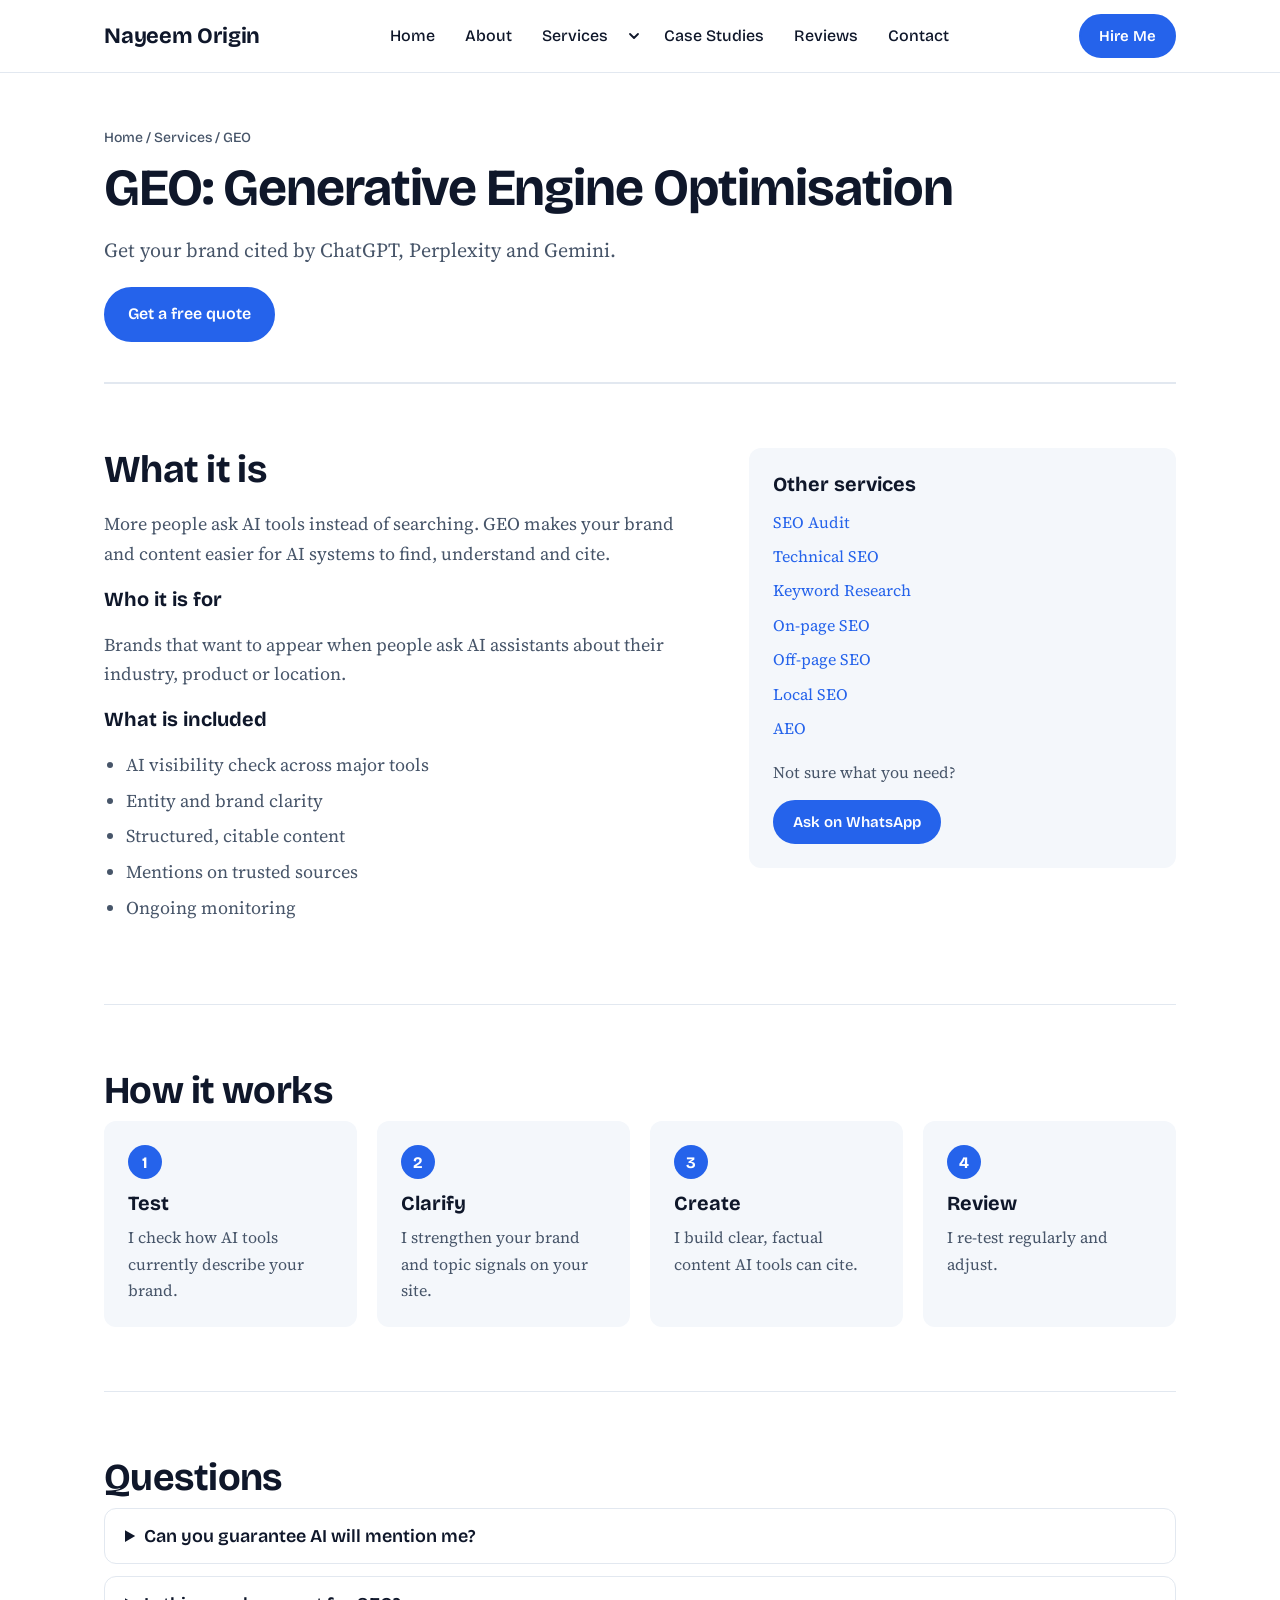
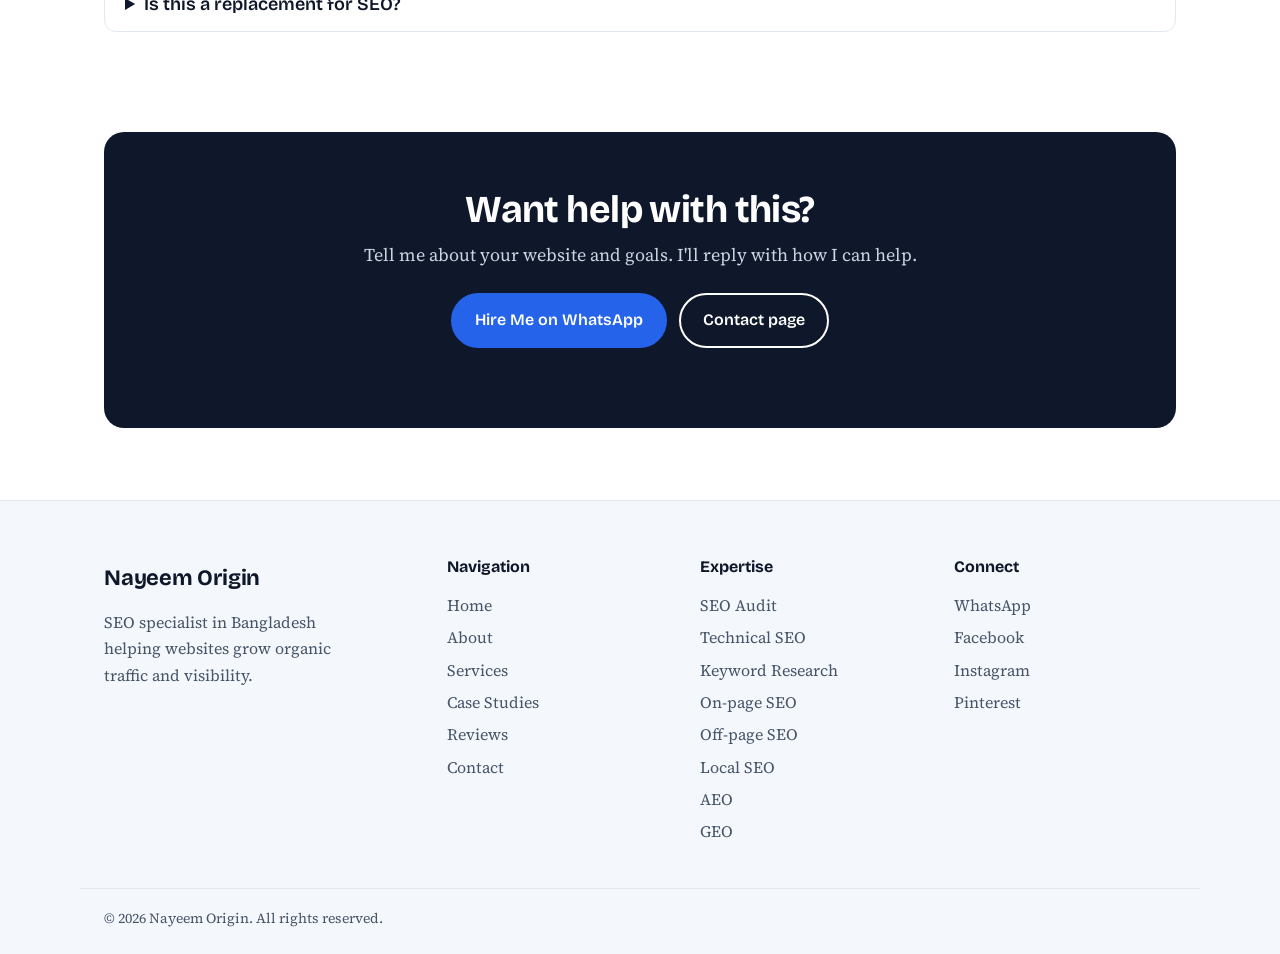
<file: geo.html>
<!DOCTYPE html>
<html lang="en">
<head>
<meta charset="utf-8">
<meta name="viewport" content="width=device-width, initial-scale=1">
<title>GEO Service in Bangladesh | Nayeem Origin</title>
<meta name="description" content="Get your brand cited by ChatGPT, Perplexity and Gemini. More people ask AI tools instead of searching. GEO makes your brand and content easier for AI systems ">
<meta property="og:title" content="GEO Service in Bangladesh | Nayeem Origin">
<meta property="og:description" content="Get your brand cited by ChatGPT, Perplexity and Gemini. More people ask AI tools instead of searching. GEO makes your brand and content easier for AI systems ">
<meta property="og:type" content="website">
<link rel="preconnect" href="https://fonts.googleapis.com"><link rel="preconnect" href="https://fonts.gstatic.com" crossorigin><link href="https://fonts.googleapis.com/css2?family=Bricolage+Grotesque:wght@500;600;700&amp;family=Source+Serif+4:wght@400;600&amp;display=swap" rel="stylesheet">
<link rel="stylesheet" href="style.css">
<link rel="stylesheet" href="mega-menu.css">
</head>
<body>
<header><div class="wrap"><a class="logo" href="index.html">Nayeem Origin</a><nav aria-label="Main"><a href="index.html">Home</a><a href="about.html">About</a>
<div class="has-mega"><a href="services.html">Services</a><button class="mega-toggle" type="button" aria-expanded="false" aria-controls="mega-services" aria-label="Show services menu"><svg viewBox="0 0 12 12" aria-hidden="true"><path d="M2 4l4 4 4-4" fill="none" stroke="currentColor" stroke-width="1.8" stroke-linecap="round" stroke-linejoin="round"/></svg></button>
<div class="mega" id="mega-services">
<div><h3>Audit and technical</h3><a class="item" href="seo-audit.html"><b>SEO Audit</b><span>Find what holds your site back</span></a><a class="item" href="technical-seo.html"><b>Technical SEO</b><span>Crawling, indexing, speed, schema</span></a></div>
<div><h3>Content and keywords</h3><a class="item" href="keyword-research.html"><b>Keyword Research</b><span>Target what customers search for</span></a><a class="item" href="on-page-seo.html"><b>On-page SEO</b><span>Titles, headings, content, links</span></a></div>
<div><h3>Authority and local</h3><a class="item" href="off-page-seo.html"><b>Off-page SEO</b><span>Link building and brand mentions</span></a><a class="item" href="local-seo.html"><b>Local SEO</b><span>Google Business Profile and citations</span></a></div>
<div><h3>AI search</h3><a class="item" href="aeo.html"><b>AEO</b><span>Featured snippets and voice search</span></a><a class="item" href="geo.html"><b>GEO</b><span>Citations in ChatGPT, Perplexity, Gemini</span></a></div>
<div class="mega-cta"><h3>Not sure where to start?</h3><p>Send me your website and I'll tell you which service fits.</p><a class="btn sm" href="https://wa.me/8801758536741">Ask on WhatsApp</a></div>
</div></div>
<a href="case-studies.html">Case Studies</a><a href="reviews.html">Reviews</a><a href="contact.html">Contact</a></nav><a class="btn sm" href="https://wa.me/8801758536741">Hire Me</a></div></header>
<main><div class="wrap">
<section class="page-hero"><div class="crumbs"><a href="index.html">Home</a> / <a href="services.html">Services</a> / GEO</div><h1>GEO: Generative Engine Optimisation</h1><p>Get your brand cited by ChatGPT, Perplexity and Gemini.</p><a class="btn" href="https://wa.me/8801758536741">Get a free quote</a></section>
<section><div class="two"><div class="prose"><h2>What it is</h2><p>More people ask AI tools instead of searching. GEO makes your brand and content easier for AI systems to find, understand and cite.</p><h3>Who it is for</h3><p>Brands that want to appear when people ask AI assistants about their industry, product or location.</p><h3>What is included</h3><ul><li>AI visibility check across major tools</li><li>Entity and brand clarity</li><li>Structured, citable content</li><li>Mentions on trusted sources</li><li>Ongoing monitoring</li></ul></div>
<aside class="side"><h3>Other services</h3><a href="seo-audit.html">SEO Audit</a><a href="technical-seo.html">Technical SEO</a><a href="keyword-research.html">Keyword Research</a><a href="on-page-seo.html">On-page SEO</a><a href="off-page-seo.html">Off-page SEO</a><a href="local-seo.html">Local SEO</a><a href="aeo.html">AEO</a><p style="margin-top:14px">Not sure what you need?</p><a class="btn sm" href="https://wa.me/8801758536741">Ask on WhatsApp</a></aside></div></section>
<section><h2>How it works</h2><ol class="steps"><li><h3>Test</h3><p>I check how AI tools currently describe your brand.</p></li><li><h3>Clarify</h3><p>I strengthen your brand and topic signals on your site.</p></li><li><h3>Create</h3><p>I build clear, factual content AI tools can cite.</p></li><li><h3>Review</h3><p>I re-test regularly and adjust.</p></li></ol></section>
<section class="faq"><h2>Questions</h2><details><summary>Can you guarantee AI will mention me?</summary><p>No. AI answers change often. I improve the signals that make mentions more likely.</p></details><details><summary>Is this a replacement for SEO?</summary><p>No. Strong SEO is a base for GEO, and the two work together.</p></details></section>
<section class="band"><h2>Want help with this?</h2><p>Tell me about your website and goals. I'll reply with how I can help.</p><p><a class="btn" href="https://wa.me/8801758536741">Hire Me on WhatsApp</a> &nbsp; <a class="btn alt" href="contact.html">Contact page</a></p></section>
</div></main>
<footer><div class="wrap fcols">
<div><a class="logo" href="index.html">Nayeem Origin</a><p>SEO specialist in Bangladesh helping websites grow organic traffic and visibility.</p></div>
<div><h3>Navigation</h3><a href="index.html">Home</a><a href="about.html">About</a><a href="services.html">Services</a><a href="case-studies.html">Case Studies</a><a href="reviews.html">Reviews</a><a href="contact.html">Contact</a></div>
<div><h3>Expertise</h3><a href="seo-audit.html">SEO Audit</a><a href="technical-seo.html">Technical SEO</a><a href="keyword-research.html">Keyword Research</a><a href="on-page-seo.html">On-page SEO</a><a href="off-page-seo.html">Off-page SEO</a><a href="local-seo.html">Local SEO</a><a href="aeo.html">AEO</a><a href="geo.html">GEO</a></div>
<div><h3>Connect</h3><a href="https://wa.me/8801758536741">WhatsApp</a><a href="https://www.facebook.com/nayeemorigin">Facebook</a><a href="https://www.instagram.com/nayeemorigin">Instagram</a><a href="https://www.pinterest.com/nayeemorigin/">Pinterest</a></div>
</div><div class="wrap copy">&copy; 2026 Nayeem Origin. All rights reserved.</div></footer>
<script src="mega-menu.js" defer></script>
</body>
</html>
</file>
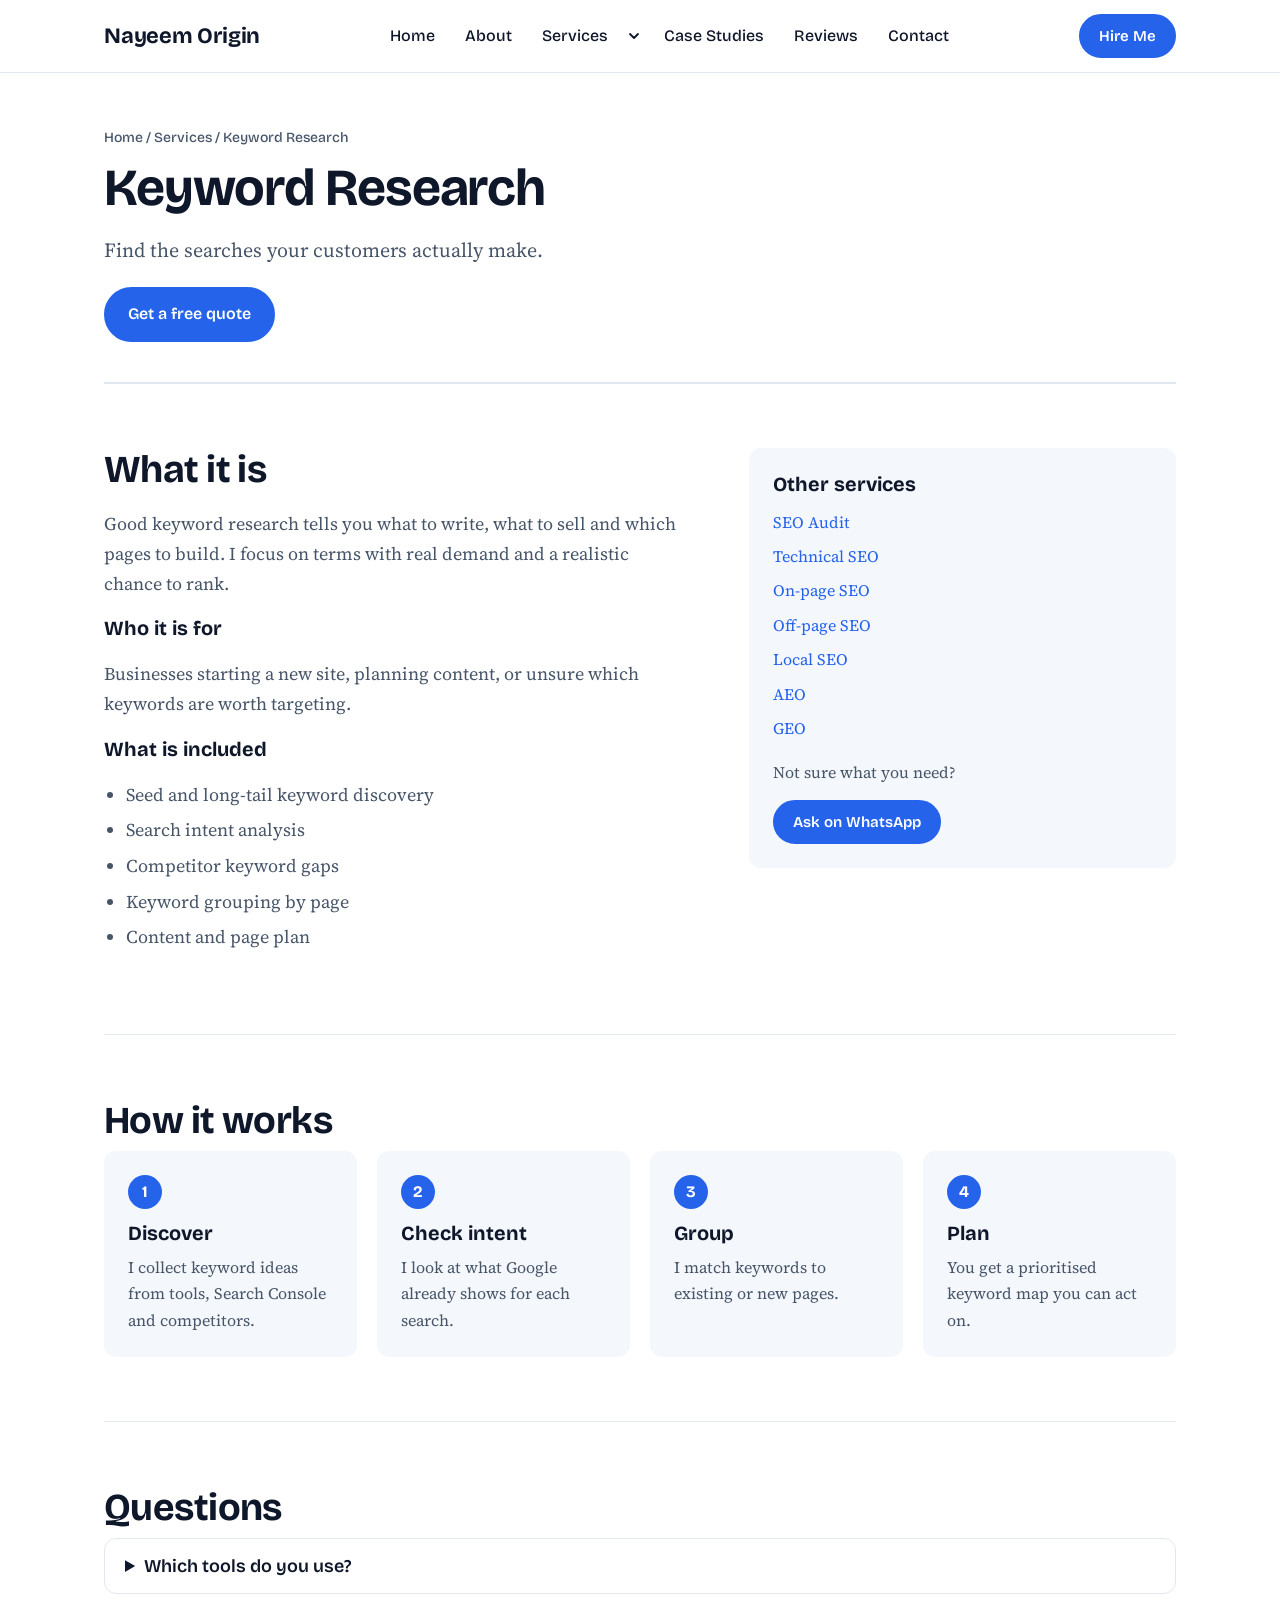
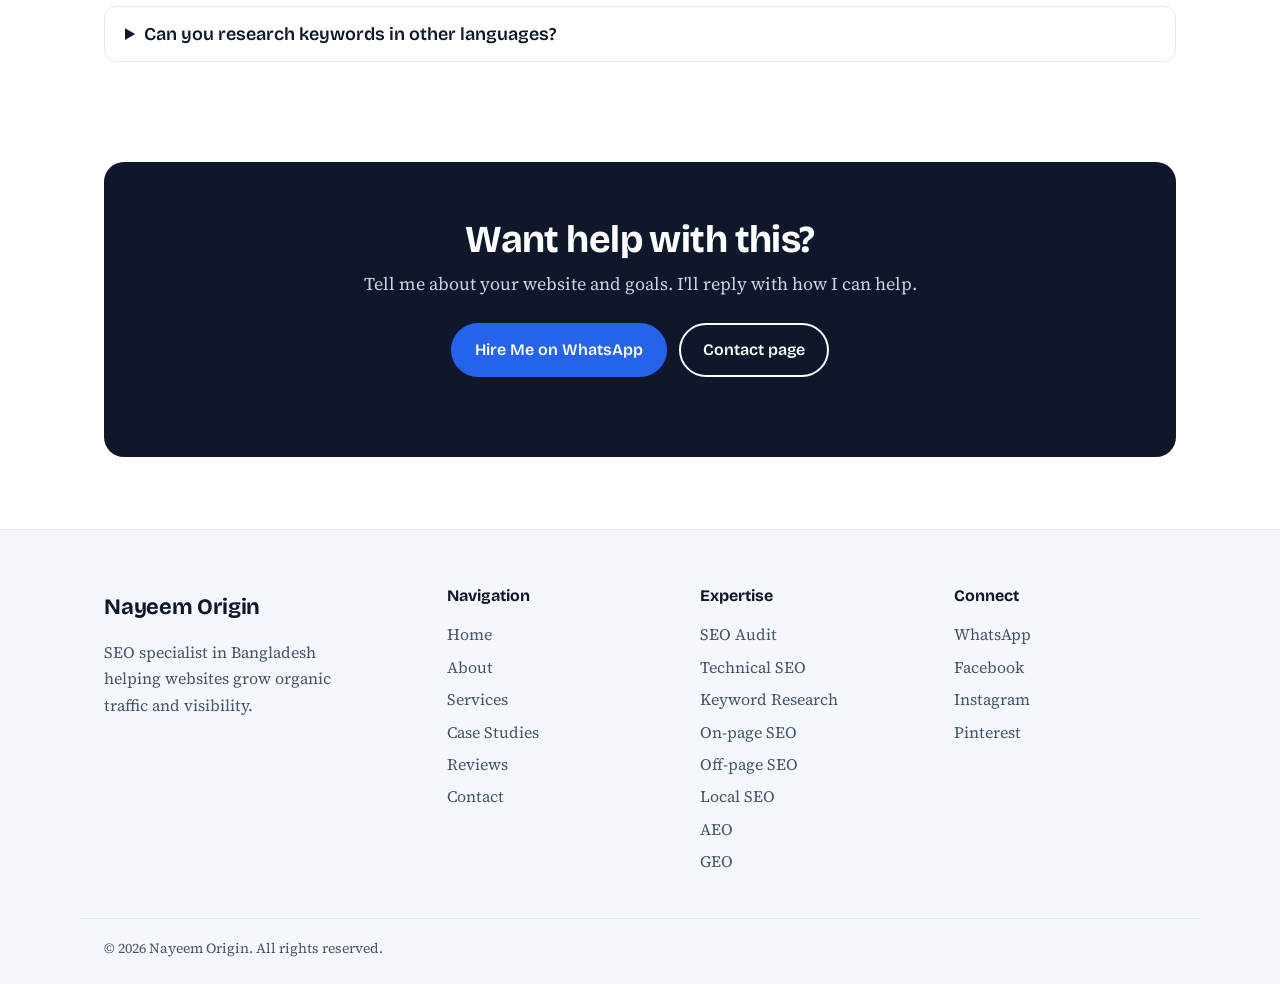
<file: keyword-research.html>
<!DOCTYPE html>
<html lang="en">
<head>
<meta charset="utf-8">
<meta name="viewport" content="width=device-width, initial-scale=1">
<title>Keyword Research Service in Bangladesh | Nayeem Origin</title>
<meta name="description" content="Find the searches your customers actually make. Good keyword research tells you what to write, what to sell and which pages to build. I focus on terms with re">
<meta property="og:title" content="Keyword Research Service in Bangladesh | Nayeem Origin">
<meta property="og:description" content="Find the searches your customers actually make. Good keyword research tells you what to write, what to sell and which pages to build. I focus on terms with re">
<meta property="og:type" content="website">
<link rel="preconnect" href="https://fonts.googleapis.com"><link rel="preconnect" href="https://fonts.gstatic.com" crossorigin><link href="https://fonts.googleapis.com/css2?family=Bricolage+Grotesque:wght@500;600;700&amp;family=Source+Serif+4:wght@400;600&amp;display=swap" rel="stylesheet">
<link rel="stylesheet" href="style.css">
<link rel="stylesheet" href="mega-menu.css">
</head>
<body>
<header><div class="wrap"><a class="logo" href="index.html">Nayeem Origin</a><nav aria-label="Main"><a href="index.html">Home</a><a href="about.html">About</a>
<div class="has-mega"><a href="services.html">Services</a><button class="mega-toggle" type="button" aria-expanded="false" aria-controls="mega-services" aria-label="Show services menu"><svg viewBox="0 0 12 12" aria-hidden="true"><path d="M2 4l4 4 4-4" fill="none" stroke="currentColor" stroke-width="1.8" stroke-linecap="round" stroke-linejoin="round"/></svg></button>
<div class="mega" id="mega-services">
<div><h3>Audit and technical</h3><a class="item" href="seo-audit.html"><b>SEO Audit</b><span>Find what holds your site back</span></a><a class="item" href="technical-seo.html"><b>Technical SEO</b><span>Crawling, indexing, speed, schema</span></a></div>
<div><h3>Content and keywords</h3><a class="item" href="keyword-research.html"><b>Keyword Research</b><span>Target what customers search for</span></a><a class="item" href="on-page-seo.html"><b>On-page SEO</b><span>Titles, headings, content, links</span></a></div>
<div><h3>Authority and local</h3><a class="item" href="off-page-seo.html"><b>Off-page SEO</b><span>Link building and brand mentions</span></a><a class="item" href="local-seo.html"><b>Local SEO</b><span>Google Business Profile and citations</span></a></div>
<div><h3>AI search</h3><a class="item" href="aeo.html"><b>AEO</b><span>Featured snippets and voice search</span></a><a class="item" href="geo.html"><b>GEO</b><span>Citations in ChatGPT, Perplexity, Gemini</span></a></div>
<div class="mega-cta"><h3>Not sure where to start?</h3><p>Send me your website and I'll tell you which service fits.</p><a class="btn sm" href="https://wa.me/8801758536741">Ask on WhatsApp</a></div>
</div></div>
<a href="case-studies.html">Case Studies</a><a href="reviews.html">Reviews</a><a href="contact.html">Contact</a></nav><a class="btn sm" href="https://wa.me/8801758536741">Hire Me</a></div></header>
<main><div class="wrap">
<section class="page-hero"><div class="crumbs"><a href="index.html">Home</a> / <a href="services.html">Services</a> / Keyword Research</div><h1>Keyword Research</h1><p>Find the searches your customers actually make.</p><a class="btn" href="https://wa.me/8801758536741">Get a free quote</a></section>
<section><div class="two"><div class="prose"><h2>What it is</h2><p>Good keyword research tells you what to write, what to sell and which pages to build. I focus on terms with real demand and a realistic chance to rank.</p><h3>Who it is for</h3><p>Businesses starting a new site, planning content, or unsure which keywords are worth targeting.</p><h3>What is included</h3><ul><li>Seed and long-tail keyword discovery</li><li>Search intent analysis</li><li>Competitor keyword gaps</li><li>Keyword grouping by page</li><li>Content and page plan</li></ul></div>
<aside class="side"><h3>Other services</h3><a href="seo-audit.html">SEO Audit</a><a href="technical-seo.html">Technical SEO</a><a href="on-page-seo.html">On-page SEO</a><a href="off-page-seo.html">Off-page SEO</a><a href="local-seo.html">Local SEO</a><a href="aeo.html">AEO</a><a href="geo.html">GEO</a><p style="margin-top:14px">Not sure what you need?</p><a class="btn sm" href="https://wa.me/8801758536741">Ask on WhatsApp</a></aside></div></section>
<section><h2>How it works</h2><ol class="steps"><li><h3>Discover</h3><p>I collect keyword ideas from tools, Search Console and competitors.</p></li><li><h3>Check intent</h3><p>I look at what Google already shows for each search.</p></li><li><h3>Group</h3><p>I match keywords to existing or new pages.</p></li><li><h3>Plan</h3><p>You get a prioritised keyword map you can act on.</p></li></ol></section>
<section class="faq"><h2>Questions</h2><details><summary>Which tools do you use?</summary><p>I use a mix of Google Search Console, Google Keyword Planner and professional SEO tools.</p></details><details><summary>Can you research keywords in other languages?</summary><p>Tell me your target market and I will explain what is possible.</p></details></section>
<section class="band"><h2>Want help with this?</h2><p>Tell me about your website and goals. I'll reply with how I can help.</p><p><a class="btn" href="https://wa.me/8801758536741">Hire Me on WhatsApp</a> &nbsp; <a class="btn alt" href="contact.html">Contact page</a></p></section>
</div></main>
<footer><div class="wrap fcols">
<div><a class="logo" href="index.html">Nayeem Origin</a><p>SEO specialist in Bangladesh helping websites grow organic traffic and visibility.</p></div>
<div><h3>Navigation</h3><a href="index.html">Home</a><a href="about.html">About</a><a href="services.html">Services</a><a href="case-studies.html">Case Studies</a><a href="reviews.html">Reviews</a><a href="contact.html">Contact</a></div>
<div><h3>Expertise</h3><a href="seo-audit.html">SEO Audit</a><a href="technical-seo.html">Technical SEO</a><a href="keyword-research.html">Keyword Research</a><a href="on-page-seo.html">On-page SEO</a><a href="off-page-seo.html">Off-page SEO</a><a href="local-seo.html">Local SEO</a><a href="aeo.html">AEO</a><a href="geo.html">GEO</a></div>
<div><h3>Connect</h3><a href="https://wa.me/8801758536741">WhatsApp</a><a href="https://www.facebook.com/nayeemorigin">Facebook</a><a href="https://www.instagram.com/nayeemorigin">Instagram</a><a href="https://www.pinterest.com/nayeemorigin/">Pinterest</a></div>
</div><div class="wrap copy">&copy; 2026 Nayeem Origin. All rights reserved.</div></footer>
<script src="mega-menu.js" defer></script>
</body>
</html>
</file>
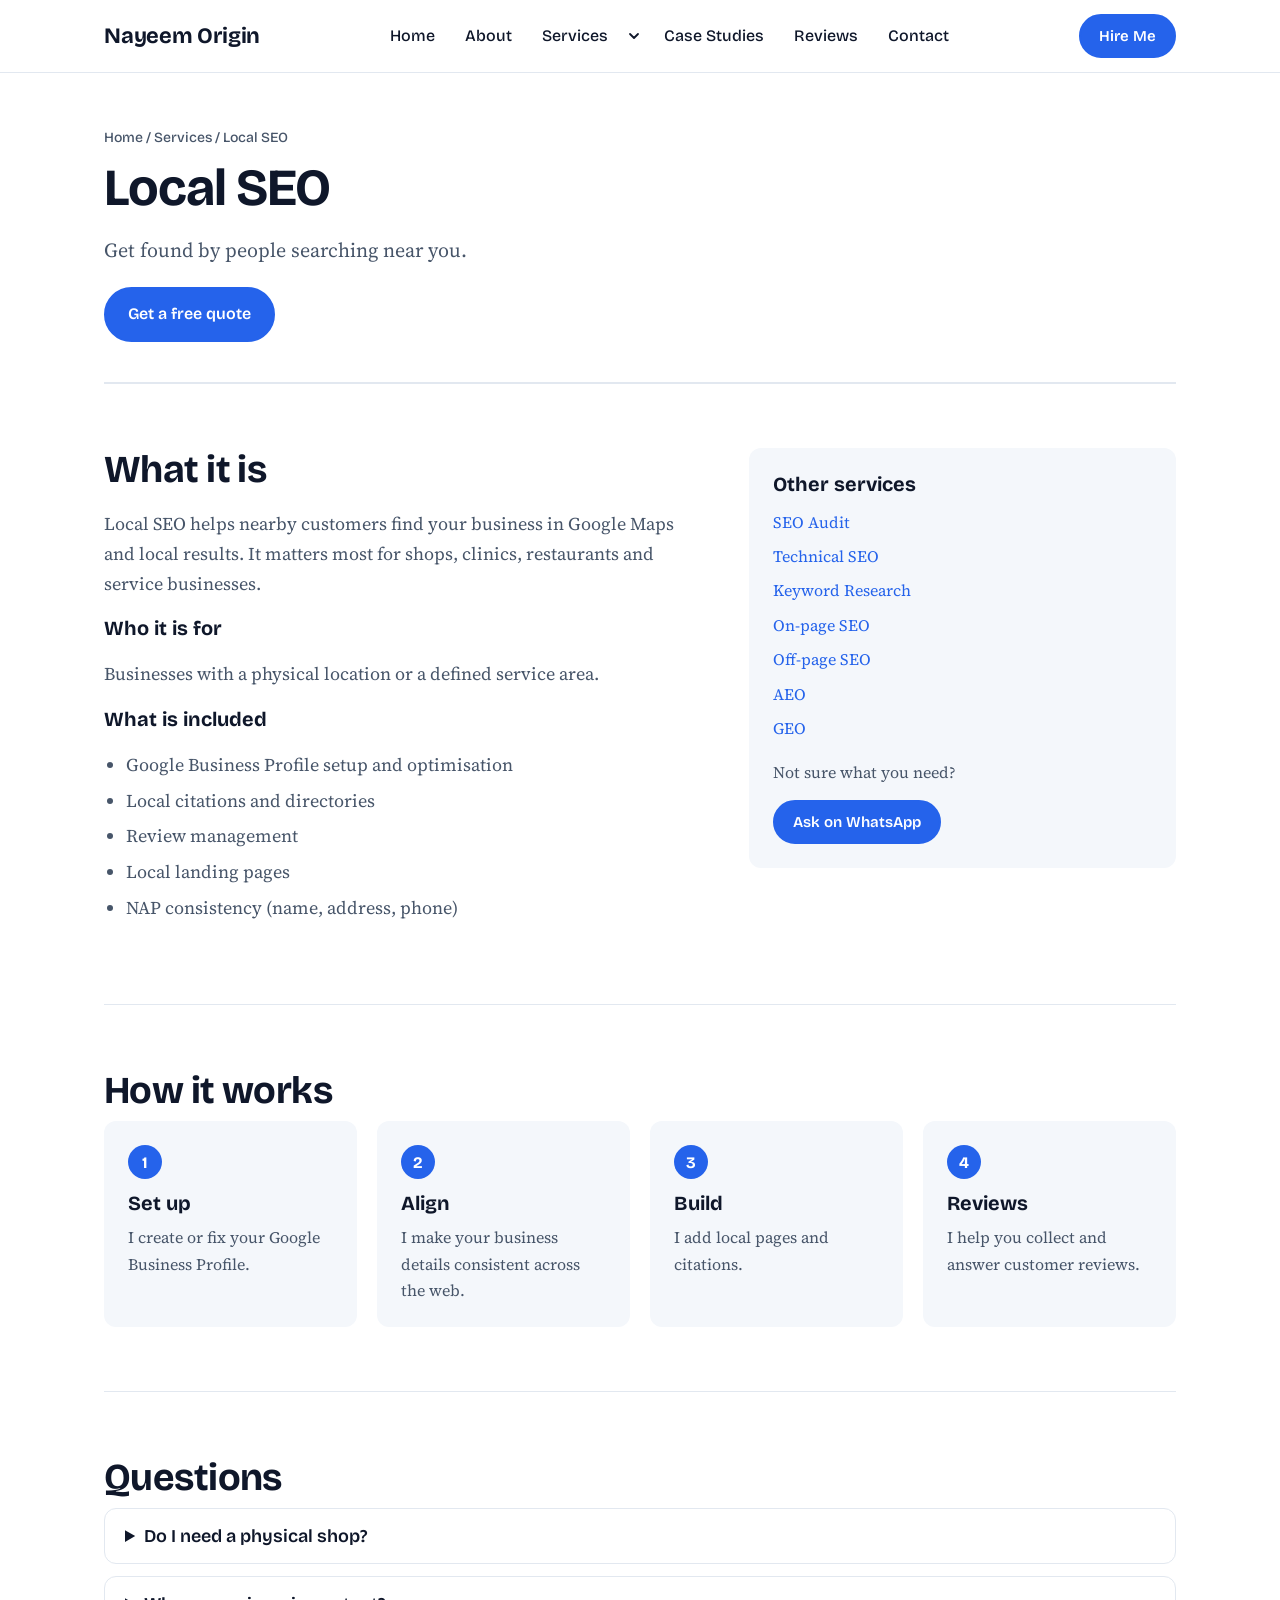
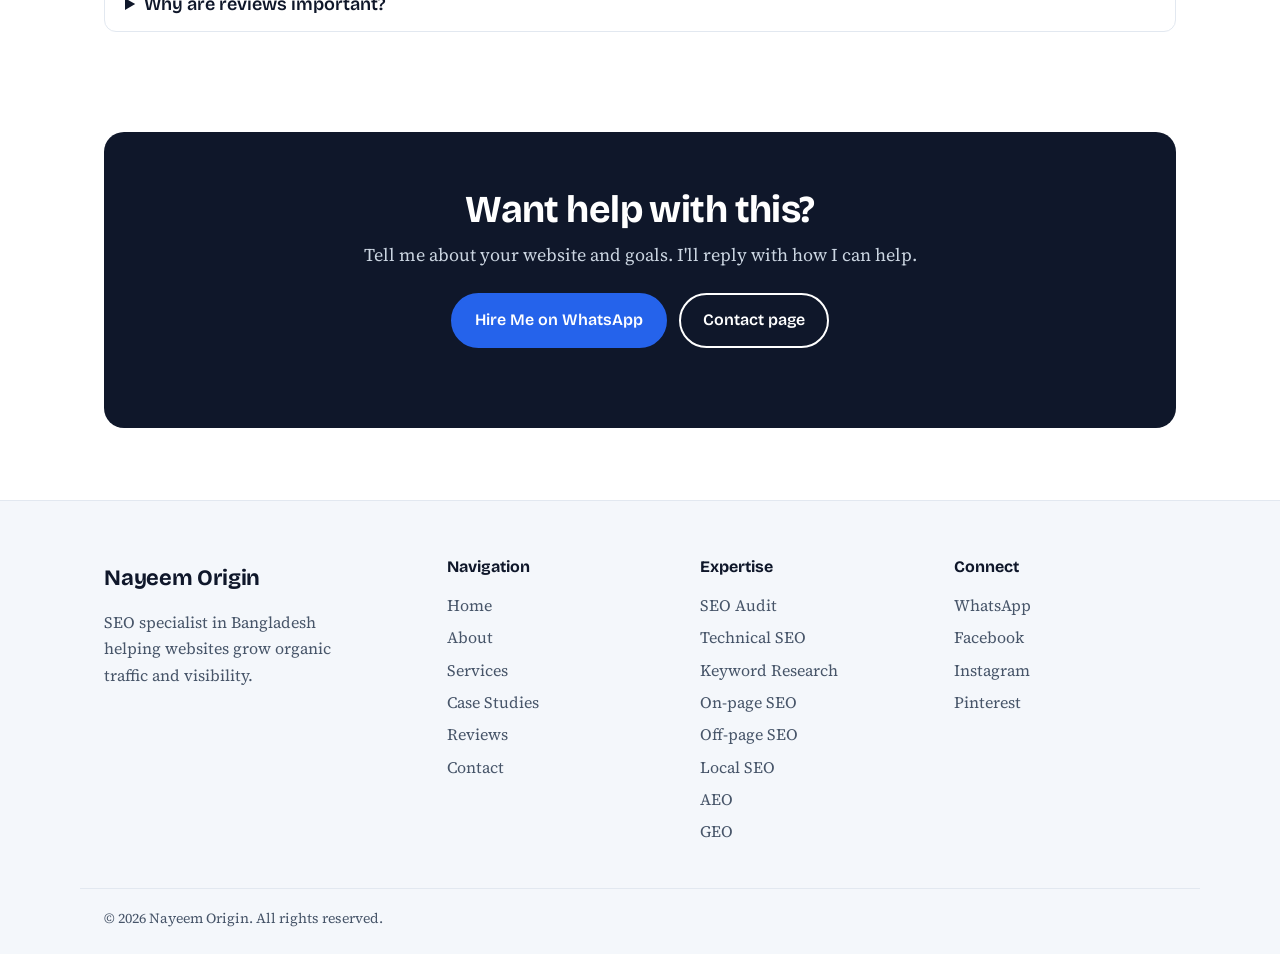
<file: local-seo.html>
<!DOCTYPE html>
<html lang="en">
<head>
<meta charset="utf-8">
<meta name="viewport" content="width=device-width, initial-scale=1">
<title>Local SEO Service in Bangladesh | Nayeem Origin</title>
<meta name="description" content="Get found by people searching near you. Local SEO helps nearby customers find your business in Google Maps and local results. It matters most for shops, clini">
<meta property="og:title" content="Local SEO Service in Bangladesh | Nayeem Origin">
<meta property="og:description" content="Get found by people searching near you. Local SEO helps nearby customers find your business in Google Maps and local results. It matters most for shops, clini">
<meta property="og:type" content="website">
<link rel="preconnect" href="https://fonts.googleapis.com"><link rel="preconnect" href="https://fonts.gstatic.com" crossorigin><link href="https://fonts.googleapis.com/css2?family=Bricolage+Grotesque:wght@500;600;700&amp;family=Source+Serif+4:wght@400;600&amp;display=swap" rel="stylesheet">
<link rel="stylesheet" href="style.css">
<link rel="stylesheet" href="mega-menu.css">
</head>
<body>
<header><div class="wrap"><a class="logo" href="index.html">Nayeem Origin</a><nav aria-label="Main"><a href="index.html">Home</a><a href="about.html">About</a>
<div class="has-mega"><a href="services.html">Services</a><button class="mega-toggle" type="button" aria-expanded="false" aria-controls="mega-services" aria-label="Show services menu"><svg viewBox="0 0 12 12" aria-hidden="true"><path d="M2 4l4 4 4-4" fill="none" stroke="currentColor" stroke-width="1.8" stroke-linecap="round" stroke-linejoin="round"/></svg></button>
<div class="mega" id="mega-services">
<div><h3>Audit and technical</h3><a class="item" href="seo-audit.html"><b>SEO Audit</b><span>Find what holds your site back</span></a><a class="item" href="technical-seo.html"><b>Technical SEO</b><span>Crawling, indexing, speed, schema</span></a></div>
<div><h3>Content and keywords</h3><a class="item" href="keyword-research.html"><b>Keyword Research</b><span>Target what customers search for</span></a><a class="item" href="on-page-seo.html"><b>On-page SEO</b><span>Titles, headings, content, links</span></a></div>
<div><h3>Authority and local</h3><a class="item" href="off-page-seo.html"><b>Off-page SEO</b><span>Link building and brand mentions</span></a><a class="item" href="local-seo.html"><b>Local SEO</b><span>Google Business Profile and citations</span></a></div>
<div><h3>AI search</h3><a class="item" href="aeo.html"><b>AEO</b><span>Featured snippets and voice search</span></a><a class="item" href="geo.html"><b>GEO</b><span>Citations in ChatGPT, Perplexity, Gemini</span></a></div>
<div class="mega-cta"><h3>Not sure where to start?</h3><p>Send me your website and I'll tell you which service fits.</p><a class="btn sm" href="https://wa.me/8801758536741">Ask on WhatsApp</a></div>
</div></div>
<a href="case-studies.html">Case Studies</a><a href="reviews.html">Reviews</a><a href="contact.html">Contact</a></nav><a class="btn sm" href="https://wa.me/8801758536741">Hire Me</a></div></header>
<main><div class="wrap">
<section class="page-hero"><div class="crumbs"><a href="index.html">Home</a> / <a href="services.html">Services</a> / Local SEO</div><h1>Local SEO</h1><p>Get found by people searching near you.</p><a class="btn" href="https://wa.me/8801758536741">Get a free quote</a></section>
<section><div class="two"><div class="prose"><h2>What it is</h2><p>Local SEO helps nearby customers find your business in Google Maps and local results. It matters most for shops, clinics, restaurants and service businesses.</p><h3>Who it is for</h3><p>Businesses with a physical location or a defined service area.</p><h3>What is included</h3><ul><li>Google Business Profile setup and optimisation</li><li>Local citations and directories</li><li>Review management</li><li>Local landing pages</li><li>NAP consistency (name, address, phone)</li></ul></div>
<aside class="side"><h3>Other services</h3><a href="seo-audit.html">SEO Audit</a><a href="technical-seo.html">Technical SEO</a><a href="keyword-research.html">Keyword Research</a><a href="on-page-seo.html">On-page SEO</a><a href="off-page-seo.html">Off-page SEO</a><a href="aeo.html">AEO</a><a href="geo.html">GEO</a><p style="margin-top:14px">Not sure what you need?</p><a class="btn sm" href="https://wa.me/8801758536741">Ask on WhatsApp</a></aside></div></section>
<section><h2>How it works</h2><ol class="steps"><li><h3>Set up</h3><p>I create or fix your Google Business Profile.</p></li><li><h3>Align</h3><p>I make your business details consistent across the web.</p></li><li><h3>Build</h3><p>I add local pages and citations.</p></li><li><h3>Reviews</h3><p>I help you collect and answer customer reviews.</p></li></ol></section>
<section class="faq"><h2>Questions</h2><details><summary>Do I need a physical shop?</summary><p>Not always. Service-area businesses can also rank locally.</p></details><details><summary>Why are reviews important?</summary><p>They influence both rankings in local results and whether people choose you.</p></details></section>
<section class="band"><h2>Want help with this?</h2><p>Tell me about your website and goals. I'll reply with how I can help.</p><p><a class="btn" href="https://wa.me/8801758536741">Hire Me on WhatsApp</a> &nbsp; <a class="btn alt" href="contact.html">Contact page</a></p></section>
</div></main>
<footer><div class="wrap fcols">
<div><a class="logo" href="index.html">Nayeem Origin</a><p>SEO specialist in Bangladesh helping websites grow organic traffic and visibility.</p></div>
<div><h3>Navigation</h3><a href="index.html">Home</a><a href="about.html">About</a><a href="services.html">Services</a><a href="case-studies.html">Case Studies</a><a href="reviews.html">Reviews</a><a href="contact.html">Contact</a></div>
<div><h3>Expertise</h3><a href="seo-audit.html">SEO Audit</a><a href="technical-seo.html">Technical SEO</a><a href="keyword-research.html">Keyword Research</a><a href="on-page-seo.html">On-page SEO</a><a href="off-page-seo.html">Off-page SEO</a><a href="local-seo.html">Local SEO</a><a href="aeo.html">AEO</a><a href="geo.html">GEO</a></div>
<div><h3>Connect</h3><a href="https://wa.me/8801758536741">WhatsApp</a><a href="https://www.facebook.com/nayeemorigin">Facebook</a><a href="https://www.instagram.com/nayeemorigin">Instagram</a><a href="https://www.pinterest.com/nayeemorigin/">Pinterest</a></div>
</div><div class="wrap copy">&copy; 2026 Nayeem Origin. All rights reserved.</div></footer>
<script src="mega-menu.js" defer></script>
</body>
</html>
</file>
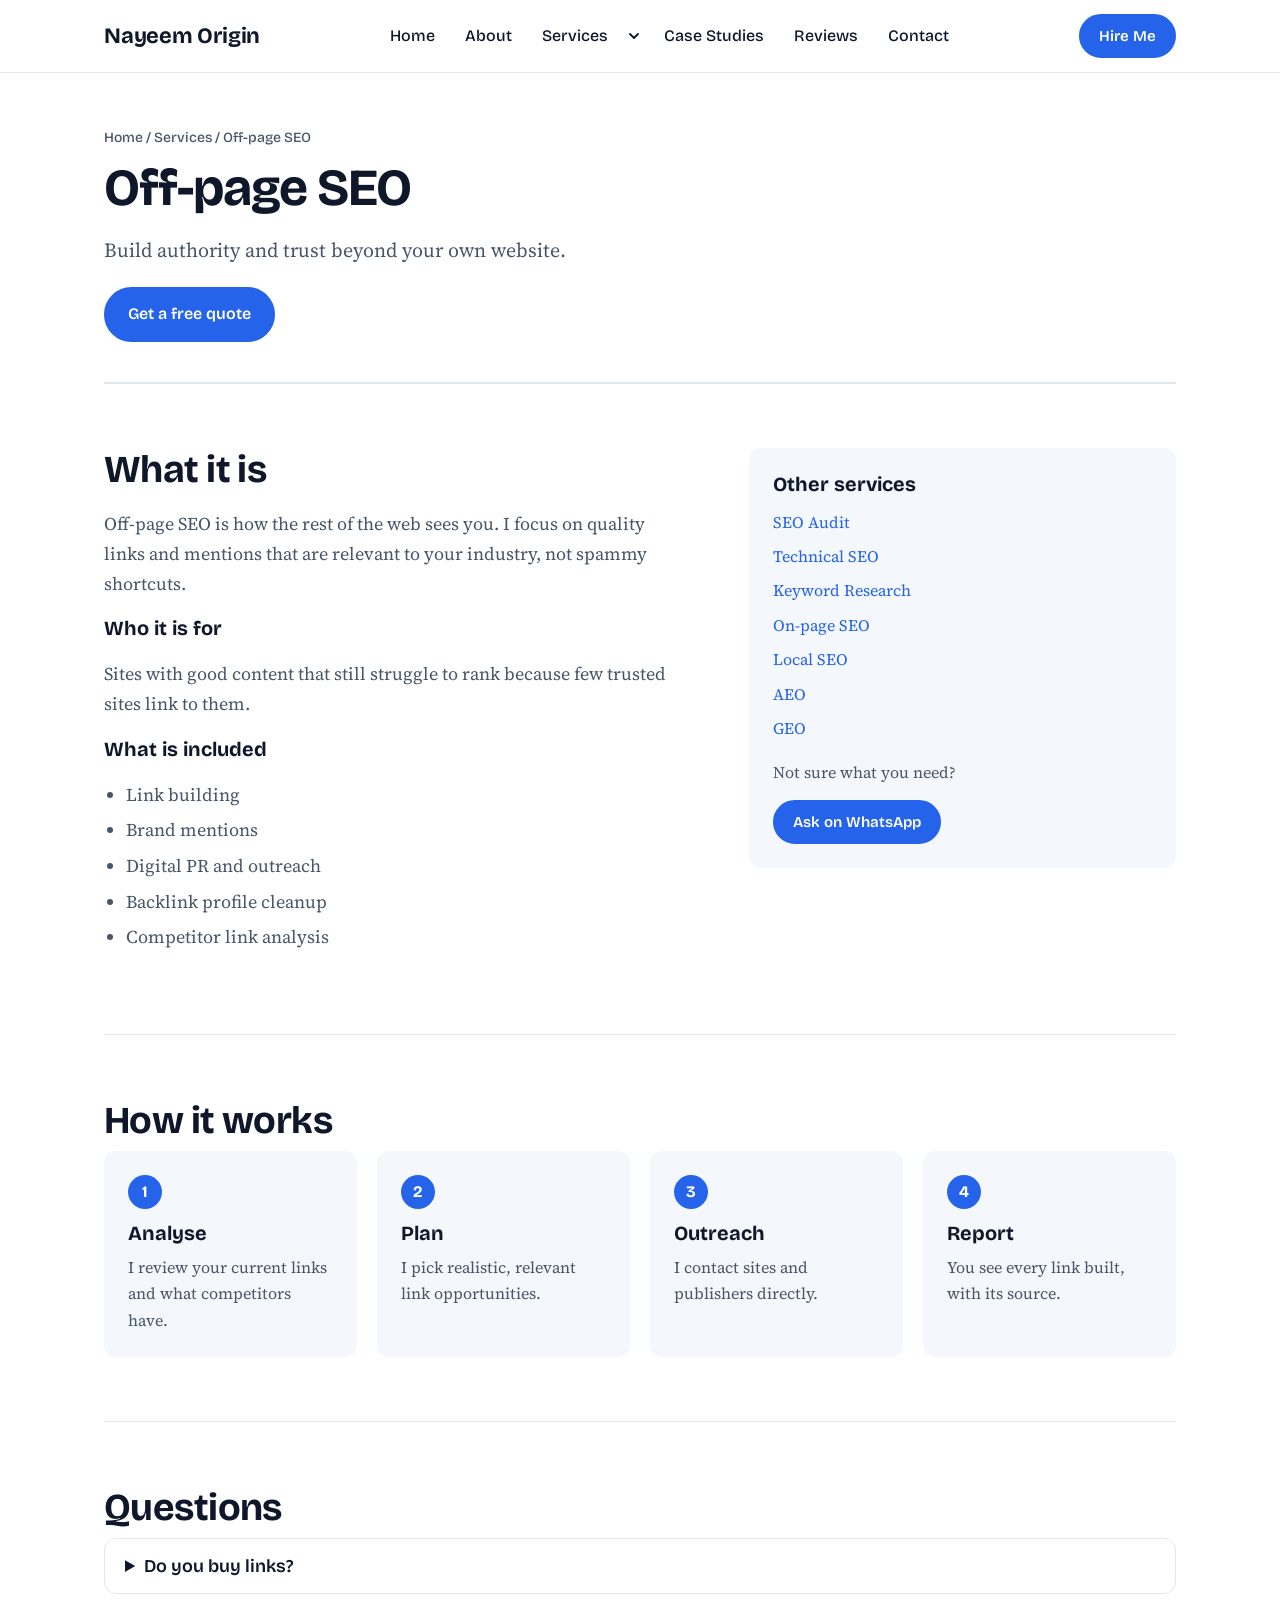
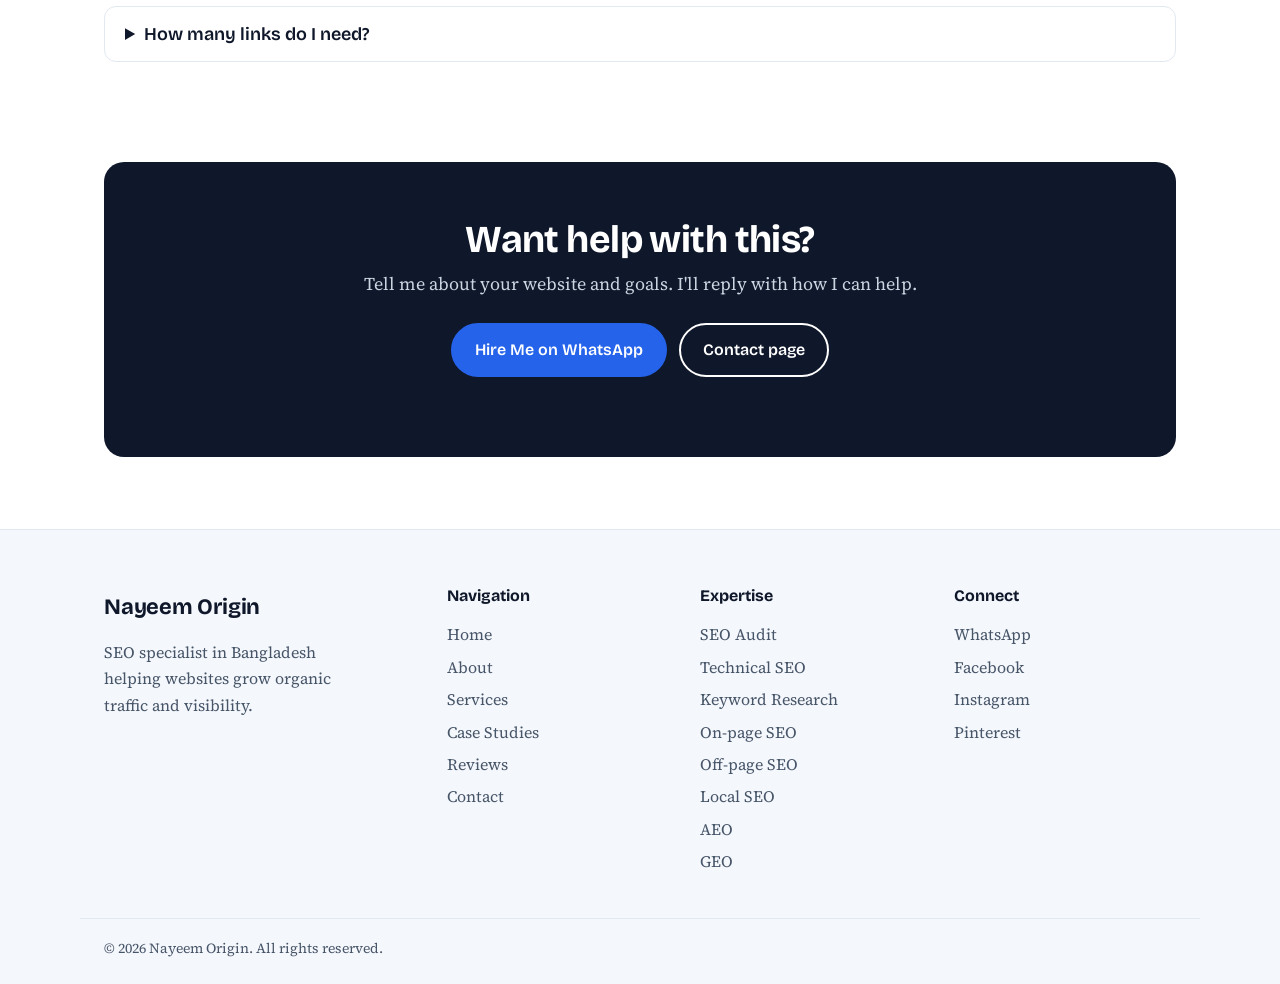
<file: off-page-seo.html>
<!DOCTYPE html>
<html lang="en">
<head>
<meta charset="utf-8">
<meta name="viewport" content="width=device-width, initial-scale=1">
<title>Off-page SEO Service in Bangladesh | Nayeem Origin</title>
<meta name="description" content="Build authority and trust beyond your own website. Off-page SEO is how the rest of the web sees you. I focus on quality links and mentions that are relevant t">
<meta property="og:title" content="Off-page SEO Service in Bangladesh | Nayeem Origin">
<meta property="og:description" content="Build authority and trust beyond your own website. Off-page SEO is how the rest of the web sees you. I focus on quality links and mentions that are relevant t">
<meta property="og:type" content="website">
<link rel="preconnect" href="https://fonts.googleapis.com"><link rel="preconnect" href="https://fonts.gstatic.com" crossorigin><link href="https://fonts.googleapis.com/css2?family=Bricolage+Grotesque:wght@500;600;700&amp;family=Source+Serif+4:wght@400;600&amp;display=swap" rel="stylesheet">
<link rel="stylesheet" href="style.css">
<link rel="stylesheet" href="mega-menu.css">
</head>
<body>
<header><div class="wrap"><a class="logo" href="index.html">Nayeem Origin</a><nav aria-label="Main"><a href="index.html">Home</a><a href="about.html">About</a>
<div class="has-mega"><a href="services.html">Services</a><button class="mega-toggle" type="button" aria-expanded="false" aria-controls="mega-services" aria-label="Show services menu"><svg viewBox="0 0 12 12" aria-hidden="true"><path d="M2 4l4 4 4-4" fill="none" stroke="currentColor" stroke-width="1.8" stroke-linecap="round" stroke-linejoin="round"/></svg></button>
<div class="mega" id="mega-services">
<div><h3>Audit and technical</h3><a class="item" href="seo-audit.html"><b>SEO Audit</b><span>Find what holds your site back</span></a><a class="item" href="technical-seo.html"><b>Technical SEO</b><span>Crawling, indexing, speed, schema</span></a></div>
<div><h3>Content and keywords</h3><a class="item" href="keyword-research.html"><b>Keyword Research</b><span>Target what customers search for</span></a><a class="item" href="on-page-seo.html"><b>On-page SEO</b><span>Titles, headings, content, links</span></a></div>
<div><h3>Authority and local</h3><a class="item" href="off-page-seo.html"><b>Off-page SEO</b><span>Link building and brand mentions</span></a><a class="item" href="local-seo.html"><b>Local SEO</b><span>Google Business Profile and citations</span></a></div>
<div><h3>AI search</h3><a class="item" href="aeo.html"><b>AEO</b><span>Featured snippets and voice search</span></a><a class="item" href="geo.html"><b>GEO</b><span>Citations in ChatGPT, Perplexity, Gemini</span></a></div>
<div class="mega-cta"><h3>Not sure where to start?</h3><p>Send me your website and I'll tell you which service fits.</p><a class="btn sm" href="https://wa.me/8801758536741">Ask on WhatsApp</a></div>
</div></div>
<a href="case-studies.html">Case Studies</a><a href="reviews.html">Reviews</a><a href="contact.html">Contact</a></nav><a class="btn sm" href="https://wa.me/8801758536741">Hire Me</a></div></header>
<main><div class="wrap">
<section class="page-hero"><div class="crumbs"><a href="index.html">Home</a> / <a href="services.html">Services</a> / Off-page SEO</div><h1>Off-page SEO</h1><p>Build authority and trust beyond your own website.</p><a class="btn" href="https://wa.me/8801758536741">Get a free quote</a></section>
<section><div class="two"><div class="prose"><h2>What it is</h2><p>Off-page SEO is how the rest of the web sees you. I focus on quality links and mentions that are relevant to your industry, not spammy shortcuts.</p><h3>Who it is for</h3><p>Sites with good content that still struggle to rank because few trusted sites link to them.</p><h3>What is included</h3><ul><li>Link building</li><li>Brand mentions</li><li>Digital PR and outreach</li><li>Backlink profile cleanup</li><li>Competitor link analysis</li></ul></div>
<aside class="side"><h3>Other services</h3><a href="seo-audit.html">SEO Audit</a><a href="technical-seo.html">Technical SEO</a><a href="keyword-research.html">Keyword Research</a><a href="on-page-seo.html">On-page SEO</a><a href="local-seo.html">Local SEO</a><a href="aeo.html">AEO</a><a href="geo.html">GEO</a><p style="margin-top:14px">Not sure what you need?</p><a class="btn sm" href="https://wa.me/8801758536741">Ask on WhatsApp</a></aside></div></section>
<section><h2>How it works</h2><ol class="steps"><li><h3>Analyse</h3><p>I review your current links and what competitors have.</p></li><li><h3>Plan</h3><p>I pick realistic, relevant link opportunities.</p></li><li><h3>Outreach</h3><p>I contact sites and publishers directly.</p></li><li><h3>Report</h3><p>You see every link built, with its source.</p></li></ol></section>
<section class="faq"><h2>Questions</h2><details><summary>Do you buy links?</summary><p>No. Paid or spammy links can lead to penalties, so I focus on earned, relevant links.</p></details><details><summary>How many links do I need?</summary><p>It depends on your competitors. The analysis shows what is realistic.</p></details></section>
<section class="band"><h2>Want help with this?</h2><p>Tell me about your website and goals. I'll reply with how I can help.</p><p><a class="btn" href="https://wa.me/8801758536741">Hire Me on WhatsApp</a> &nbsp; <a class="btn alt" href="contact.html">Contact page</a></p></section>
</div></main>
<footer><div class="wrap fcols">
<div><a class="logo" href="index.html">Nayeem Origin</a><p>SEO specialist in Bangladesh helping websites grow organic traffic and visibility.</p></div>
<div><h3>Navigation</h3><a href="index.html">Home</a><a href="about.html">About</a><a href="services.html">Services</a><a href="case-studies.html">Case Studies</a><a href="reviews.html">Reviews</a><a href="contact.html">Contact</a></div>
<div><h3>Expertise</h3><a href="seo-audit.html">SEO Audit</a><a href="technical-seo.html">Technical SEO</a><a href="keyword-research.html">Keyword Research</a><a href="on-page-seo.html">On-page SEO</a><a href="off-page-seo.html">Off-page SEO</a><a href="local-seo.html">Local SEO</a><a href="aeo.html">AEO</a><a href="geo.html">GEO</a></div>
<div><h3>Connect</h3><a href="https://wa.me/8801758536741">WhatsApp</a><a href="https://www.facebook.com/nayeemorigin">Facebook</a><a href="https://www.instagram.com/nayeemorigin">Instagram</a><a href="https://www.pinterest.com/nayeemorigin/">Pinterest</a></div>
</div><div class="wrap copy">&copy; 2026 Nayeem Origin. All rights reserved.</div></footer>
<script src="mega-menu.js" defer></script>
</body>
</html>
</file>
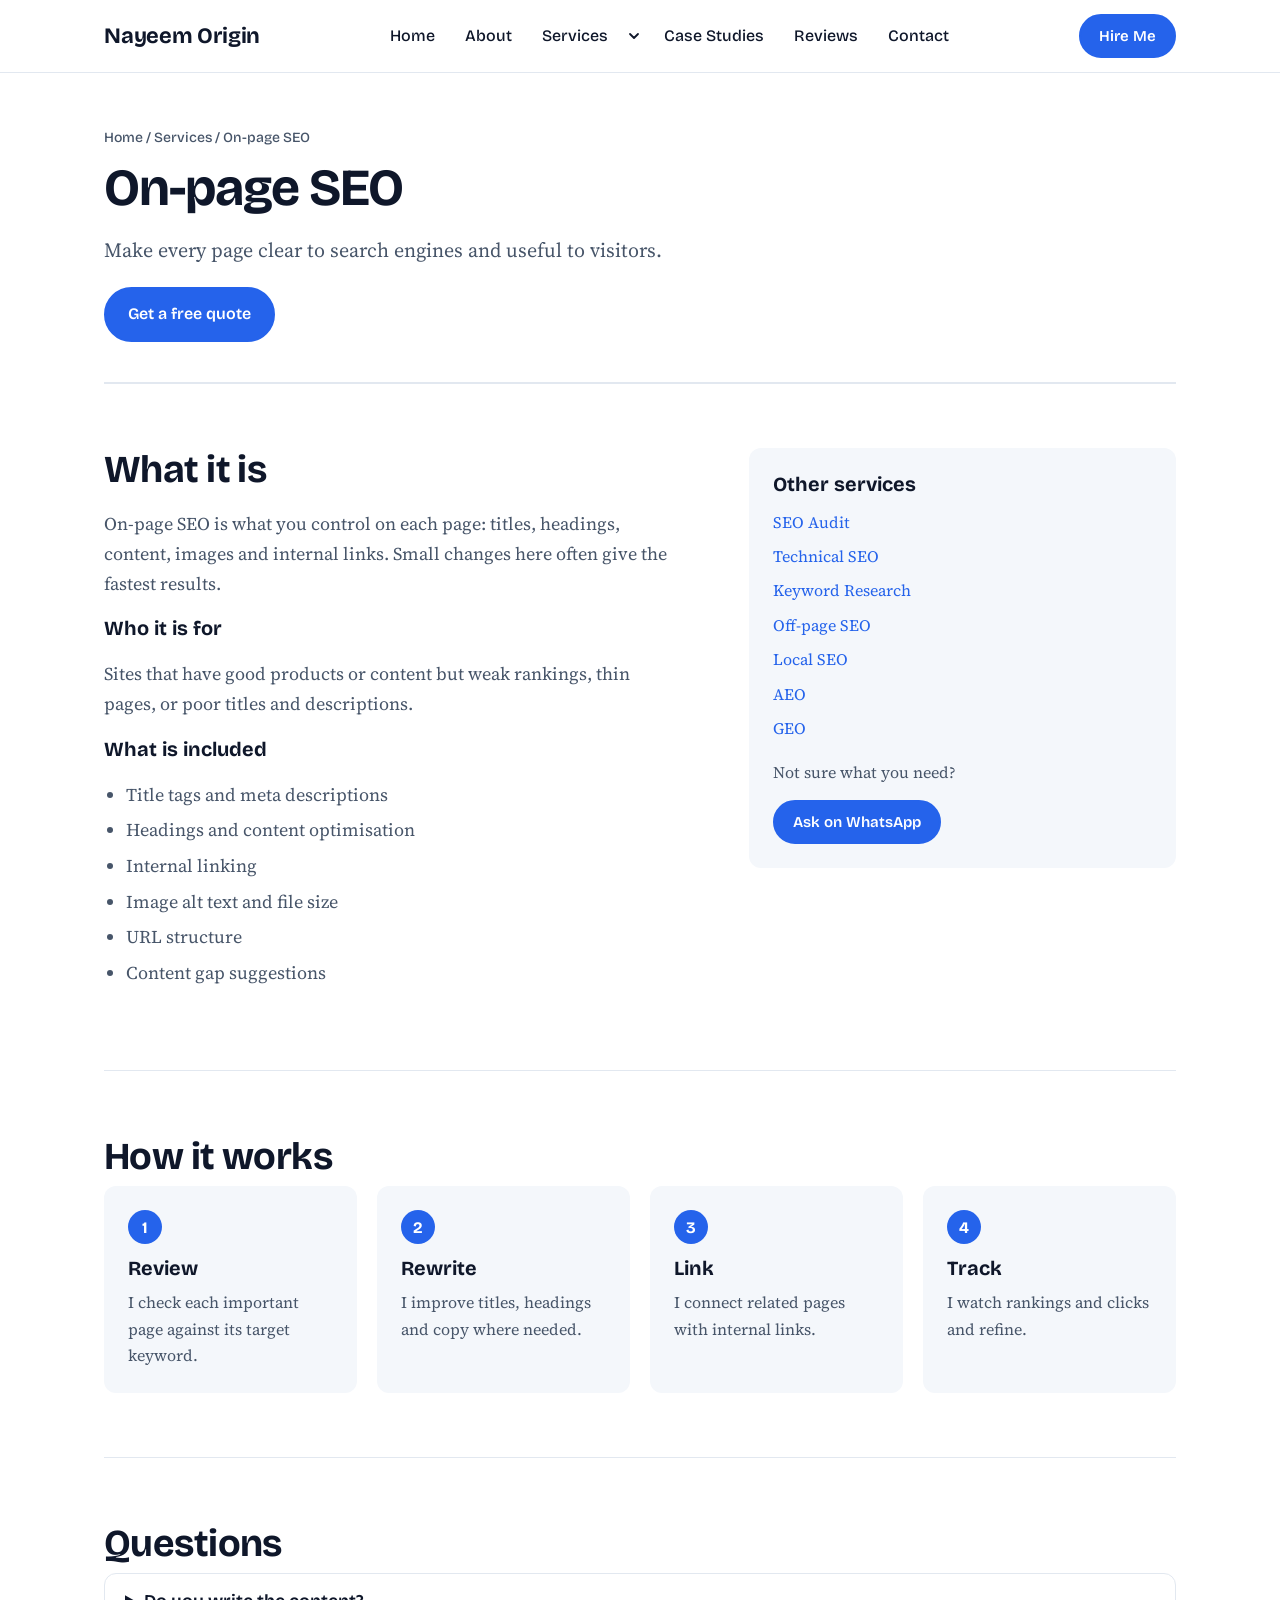
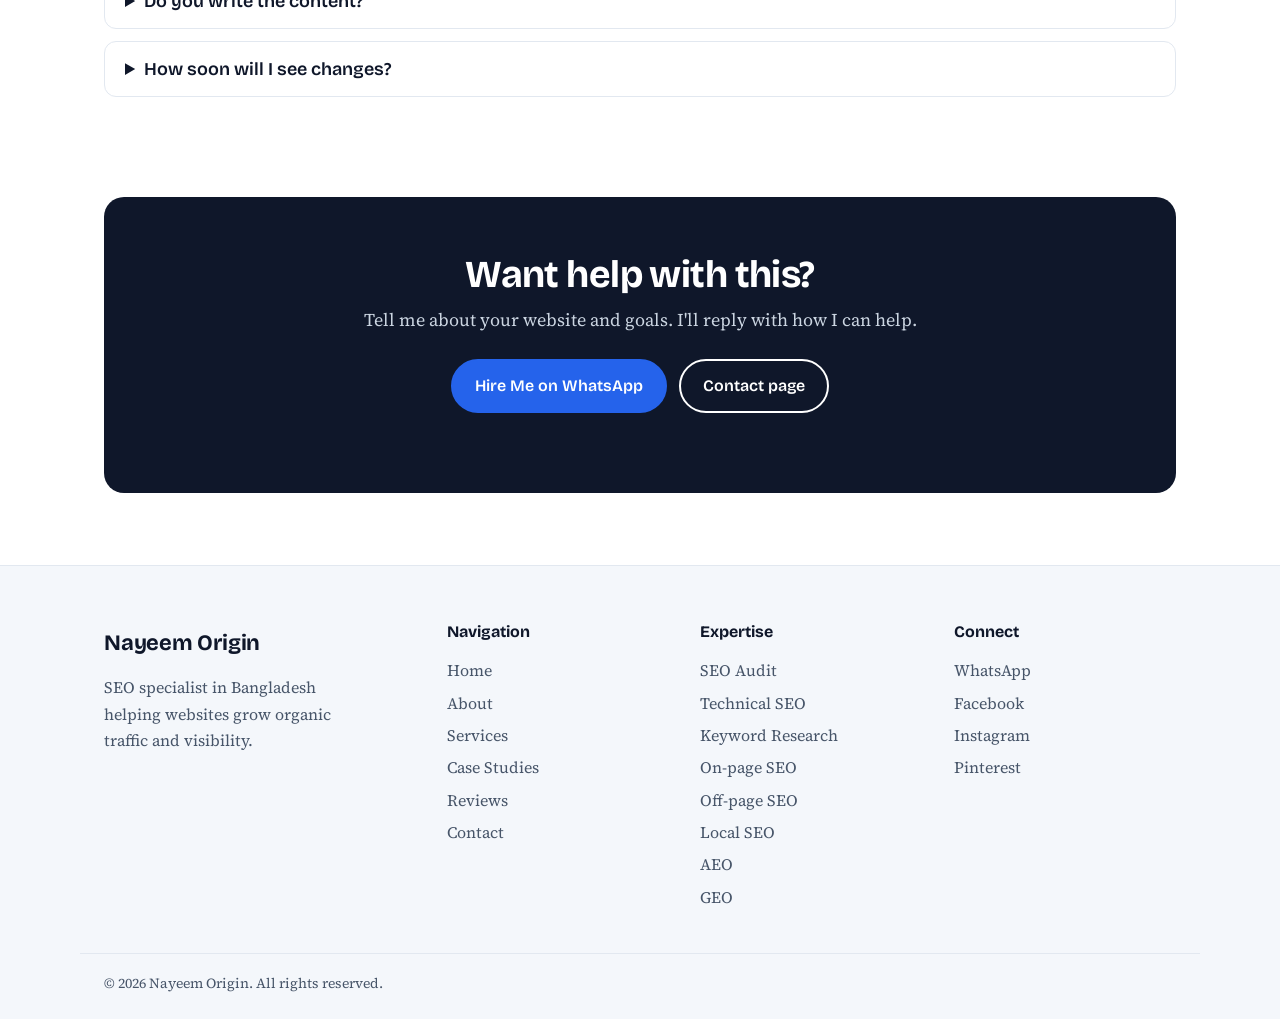
<file: on-page-seo.html>
<!DOCTYPE html>
<html lang="en">
<head>
<meta charset="utf-8">
<meta name="viewport" content="width=device-width, initial-scale=1">
<title>On-page SEO Service in Bangladesh | Nayeem Origin</title>
<meta name="description" content="Make every page clear to search engines and useful to visitors. On-page SEO is what you control on each page: titles, headings, content, images and internal l">
<meta property="og:title" content="On-page SEO Service in Bangladesh | Nayeem Origin">
<meta property="og:description" content="Make every page clear to search engines and useful to visitors. On-page SEO is what you control on each page: titles, headings, content, images and internal l">
<meta property="og:type" content="website">
<link rel="preconnect" href="https://fonts.googleapis.com"><link rel="preconnect" href="https://fonts.gstatic.com" crossorigin><link href="https://fonts.googleapis.com/css2?family=Bricolage+Grotesque:wght@500;600;700&amp;family=Source+Serif+4:wght@400;600&amp;display=swap" rel="stylesheet">
<link rel="stylesheet" href="style.css">
<link rel="stylesheet" href="mega-menu.css">
</head>
<body>
<header><div class="wrap"><a class="logo" href="index.html">Nayeem Origin</a><nav aria-label="Main"><a href="index.html">Home</a><a href="about.html">About</a>
<div class="has-mega"><a href="services.html">Services</a><button class="mega-toggle" type="button" aria-expanded="false" aria-controls="mega-services" aria-label="Show services menu"><svg viewBox="0 0 12 12" aria-hidden="true"><path d="M2 4l4 4 4-4" fill="none" stroke="currentColor" stroke-width="1.8" stroke-linecap="round" stroke-linejoin="round"/></svg></button>
<div class="mega" id="mega-services">
<div><h3>Audit and technical</h3><a class="item" href="seo-audit.html"><b>SEO Audit</b><span>Find what holds your site back</span></a><a class="item" href="technical-seo.html"><b>Technical SEO</b><span>Crawling, indexing, speed, schema</span></a></div>
<div><h3>Content and keywords</h3><a class="item" href="keyword-research.html"><b>Keyword Research</b><span>Target what customers search for</span></a><a class="item" href="on-page-seo.html"><b>On-page SEO</b><span>Titles, headings, content, links</span></a></div>
<div><h3>Authority and local</h3><a class="item" href="off-page-seo.html"><b>Off-page SEO</b><span>Link building and brand mentions</span></a><a class="item" href="local-seo.html"><b>Local SEO</b><span>Google Business Profile and citations</span></a></div>
<div><h3>AI search</h3><a class="item" href="aeo.html"><b>AEO</b><span>Featured snippets and voice search</span></a><a class="item" href="geo.html"><b>GEO</b><span>Citations in ChatGPT, Perplexity, Gemini</span></a></div>
<div class="mega-cta"><h3>Not sure where to start?</h3><p>Send me your website and I'll tell you which service fits.</p><a class="btn sm" href="https://wa.me/8801758536741">Ask on WhatsApp</a></div>
</div></div>
<a href="case-studies.html">Case Studies</a><a href="reviews.html">Reviews</a><a href="contact.html">Contact</a></nav><a class="btn sm" href="https://wa.me/8801758536741">Hire Me</a></div></header>
<main><div class="wrap">
<section class="page-hero"><div class="crumbs"><a href="index.html">Home</a> / <a href="services.html">Services</a> / On-page SEO</div><h1>On-page SEO</h1><p>Make every page clear to search engines and useful to visitors.</p><a class="btn" href="https://wa.me/8801758536741">Get a free quote</a></section>
<section><div class="two"><div class="prose"><h2>What it is</h2><p>On-page SEO is what you control on each page: titles, headings, content, images and internal links. Small changes here often give the fastest results.</p><h3>Who it is for</h3><p>Sites that have good products or content but weak rankings, thin pages, or poor titles and descriptions.</p><h3>What is included</h3><ul><li>Title tags and meta descriptions</li><li>Headings and content optimisation</li><li>Internal linking</li><li>Image alt text and file size</li><li>URL structure</li><li>Content gap suggestions</li></ul></div>
<aside class="side"><h3>Other services</h3><a href="seo-audit.html">SEO Audit</a><a href="technical-seo.html">Technical SEO</a><a href="keyword-research.html">Keyword Research</a><a href="off-page-seo.html">Off-page SEO</a><a href="local-seo.html">Local SEO</a><a href="aeo.html">AEO</a><a href="geo.html">GEO</a><p style="margin-top:14px">Not sure what you need?</p><a class="btn sm" href="https://wa.me/8801758536741">Ask on WhatsApp</a></aside></div></section>
<section><h2>How it works</h2><ol class="steps"><li><h3>Review</h3><p>I check each important page against its target keyword.</p></li><li><h3>Rewrite</h3><p>I improve titles, headings and copy where needed.</p></li><li><h3>Link</h3><p>I connect related pages with internal links.</p></li><li><h3>Track</h3><p>I watch rankings and clicks and refine.</p></li></ol></section>
<section class="faq"><h2>Questions</h2><details><summary>Do you write the content?</summary><p>I can optimise your existing content and advise on new pages. Tell me what you need.</p></details><details><summary>How soon will I see changes?</summary><p>Search engines need time to re-crawl. Many sites see movement within weeks, but timing varies.</p></details></section>
<section class="band"><h2>Want help with this?</h2><p>Tell me about your website and goals. I'll reply with how I can help.</p><p><a class="btn" href="https://wa.me/8801758536741">Hire Me on WhatsApp</a> &nbsp; <a class="btn alt" href="contact.html">Contact page</a></p></section>
</div></main>
<footer><div class="wrap fcols">
<div><a class="logo" href="index.html">Nayeem Origin</a><p>SEO specialist in Bangladesh helping websites grow organic traffic and visibility.</p></div>
<div><h3>Navigation</h3><a href="index.html">Home</a><a href="about.html">About</a><a href="services.html">Services</a><a href="case-studies.html">Case Studies</a><a href="reviews.html">Reviews</a><a href="contact.html">Contact</a></div>
<div><h3>Expertise</h3><a href="seo-audit.html">SEO Audit</a><a href="technical-seo.html">Technical SEO</a><a href="keyword-research.html">Keyword Research</a><a href="on-page-seo.html">On-page SEO</a><a href="off-page-seo.html">Off-page SEO</a><a href="local-seo.html">Local SEO</a><a href="aeo.html">AEO</a><a href="geo.html">GEO</a></div>
<div><h3>Connect</h3><a href="https://wa.me/8801758536741">WhatsApp</a><a href="https://www.facebook.com/nayeemorigin">Facebook</a><a href="https://www.instagram.com/nayeemorigin">Instagram</a><a href="https://www.pinterest.com/nayeemorigin/">Pinterest</a></div>
</div><div class="wrap copy">&copy; 2026 Nayeem Origin. All rights reserved.</div></footer>
<script src="mega-menu.js" defer></script>
</body>
</html>
</file>
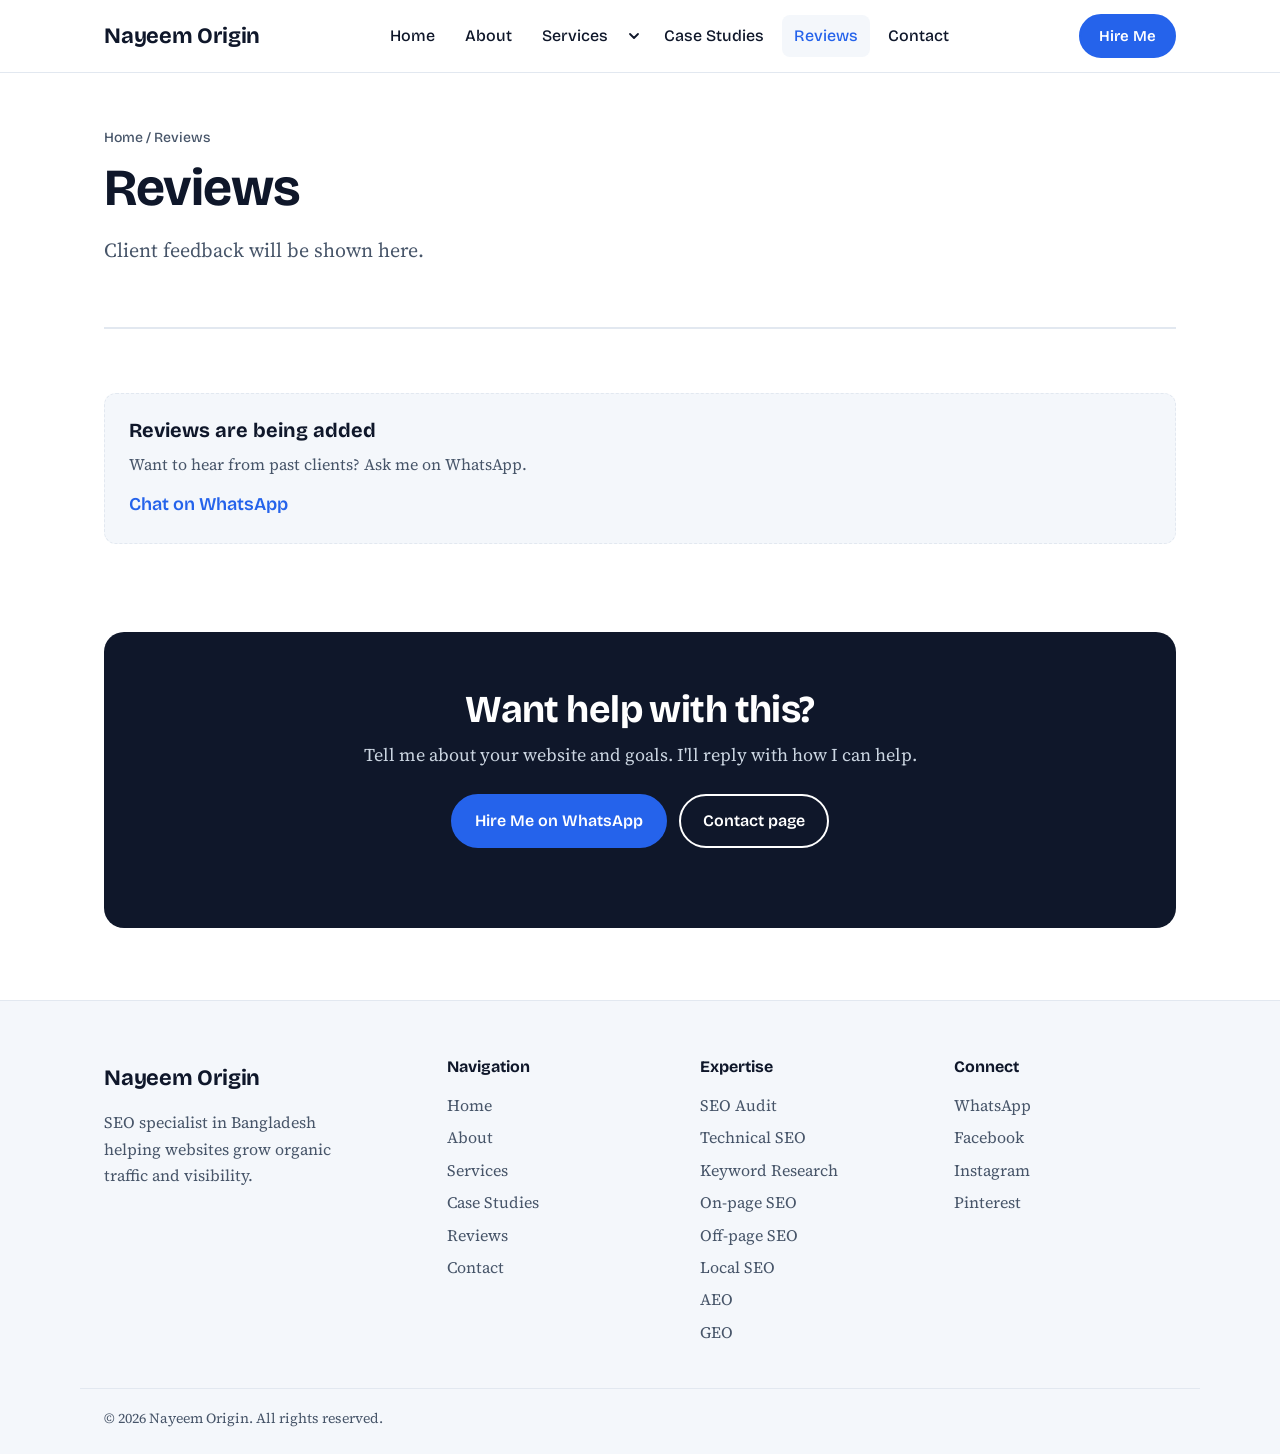
<file: reviews.html>
<!DOCTYPE html>
<html lang="en">
<head>
<meta charset="utf-8">
<meta name="viewport" content="width=device-width, initial-scale=1">
<title>Client Reviews | Nayeem Origin</title>
<meta name="description" content="Client reviews for Nayeem Origin, SEO specialist in Bangladesh.">
<meta property="og:title" content="Client Reviews | Nayeem Origin">
<meta property="og:description" content="Client reviews for Nayeem Origin, SEO specialist in Bangladesh.">
<meta property="og:type" content="website">
<link rel="preconnect" href="https://fonts.googleapis.com"><link rel="preconnect" href="https://fonts.gstatic.com" crossorigin><link href="https://fonts.googleapis.com/css2?family=Bricolage+Grotesque:wght@500;600;700&amp;family=Source+Serif+4:wght@400;600&amp;display=swap" rel="stylesheet">
<link rel="stylesheet" href="style.css">
<link rel="stylesheet" href="mega-menu.css">
</head>
<body>
<header><div class="wrap"><a class="logo" href="index.html">Nayeem Origin</a><nav aria-label="Main"><a href="index.html">Home</a><a href="about.html">About</a>
<div class="has-mega"><a href="services.html">Services</a><button class="mega-toggle" type="button" aria-expanded="false" aria-controls="mega-services" aria-label="Show services menu"><svg viewBox="0 0 12 12" aria-hidden="true"><path d="M2 4l4 4 4-4" fill="none" stroke="currentColor" stroke-width="1.8" stroke-linecap="round" stroke-linejoin="round"/></svg></button>
<div class="mega" id="mega-services">
<div><h3>Audit and technical</h3><a class="item" href="seo-audit.html"><b>SEO Audit</b><span>Find what holds your site back</span></a><a class="item" href="technical-seo.html"><b>Technical SEO</b><span>Crawling, indexing, speed, schema</span></a></div>
<div><h3>Content and keywords</h3><a class="item" href="keyword-research.html"><b>Keyword Research</b><span>Target what customers search for</span></a><a class="item" href="on-page-seo.html"><b>On-page SEO</b><span>Titles, headings, content, links</span></a></div>
<div><h3>Authority and local</h3><a class="item" href="off-page-seo.html"><b>Off-page SEO</b><span>Link building and brand mentions</span></a><a class="item" href="local-seo.html"><b>Local SEO</b><span>Google Business Profile and citations</span></a></div>
<div><h3>AI search</h3><a class="item" href="aeo.html"><b>AEO</b><span>Featured snippets and voice search</span></a><a class="item" href="geo.html"><b>GEO</b><span>Citations in ChatGPT, Perplexity, Gemini</span></a></div>
<div class="mega-cta"><h3>Not sure where to start?</h3><p>Send me your website and I'll tell you which service fits.</p><a class="btn sm" href="https://wa.me/8801758536741">Ask on WhatsApp</a></div>
</div></div>
<a href="case-studies.html">Case Studies</a><a href="reviews.html" aria-current="page">Reviews</a><a href="contact.html">Contact</a></nav><a class="btn sm" href="https://wa.me/8801758536741">Hire Me</a></div></header>
<main><div class="wrap">
<section class="page-hero"><div class="crumbs"><a href="index.html">Home</a> / Reviews</div><h1>Reviews</h1><p>Client feedback will be shown here.</p></section><section><div class="cards"><div class="card empty-card"><h3>Reviews are being added</h3><p>Want to hear from past clients? Ask me on WhatsApp.</p><a href="https://wa.me/8801758536741">Chat on WhatsApp</a></div></div></section><section class="band"><h2>Want help with this?</h2><p>Tell me about your website and goals. I'll reply with how I can help.</p><p><a class="btn" href="https://wa.me/8801758536741">Hire Me on WhatsApp</a> &nbsp; <a class="btn alt" href="contact.html">Contact page</a></p></section>
</div></main>
<footer><div class="wrap fcols">
<div><a class="logo" href="index.html">Nayeem Origin</a><p>SEO specialist in Bangladesh helping websites grow organic traffic and visibility.</p></div>
<div><h3>Navigation</h3><a href="index.html">Home</a><a href="about.html">About</a><a href="services.html">Services</a><a href="case-studies.html">Case Studies</a><a href="reviews.html">Reviews</a><a href="contact.html">Contact</a></div>
<div><h3>Expertise</h3><a href="seo-audit.html">SEO Audit</a><a href="technical-seo.html">Technical SEO</a><a href="keyword-research.html">Keyword Research</a><a href="on-page-seo.html">On-page SEO</a><a href="off-page-seo.html">Off-page SEO</a><a href="local-seo.html">Local SEO</a><a href="aeo.html">AEO</a><a href="geo.html">GEO</a></div>
<div><h3>Connect</h3><a href="https://wa.me/8801758536741">WhatsApp</a><a href="https://www.facebook.com/nayeemorigin">Facebook</a><a href="https://www.instagram.com/nayeemorigin">Instagram</a><a href="https://www.pinterest.com/nayeemorigin/">Pinterest</a></div>
</div><div class="wrap copy">&copy; 2026 Nayeem Origin. All rights reserved.</div></footer>
<script src="mega-menu.js" defer></script>
</body>
</html>
</file>
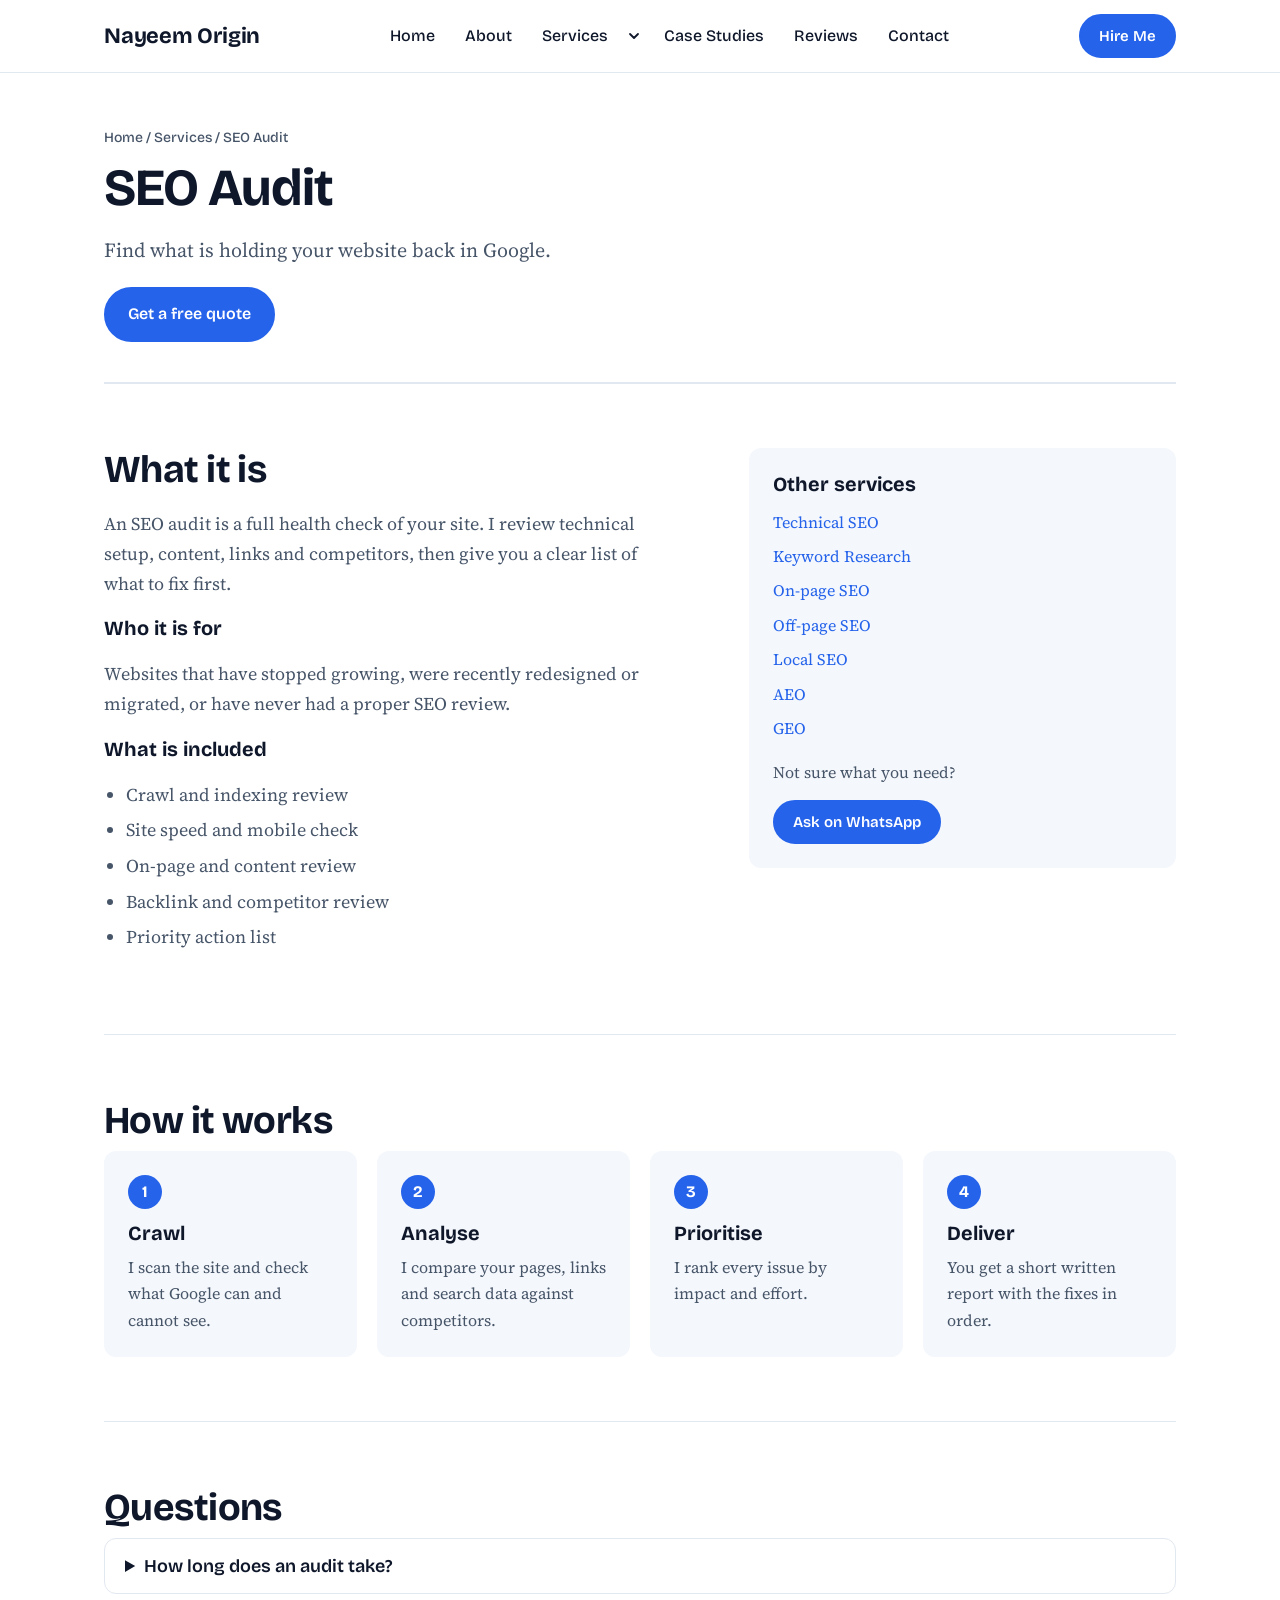
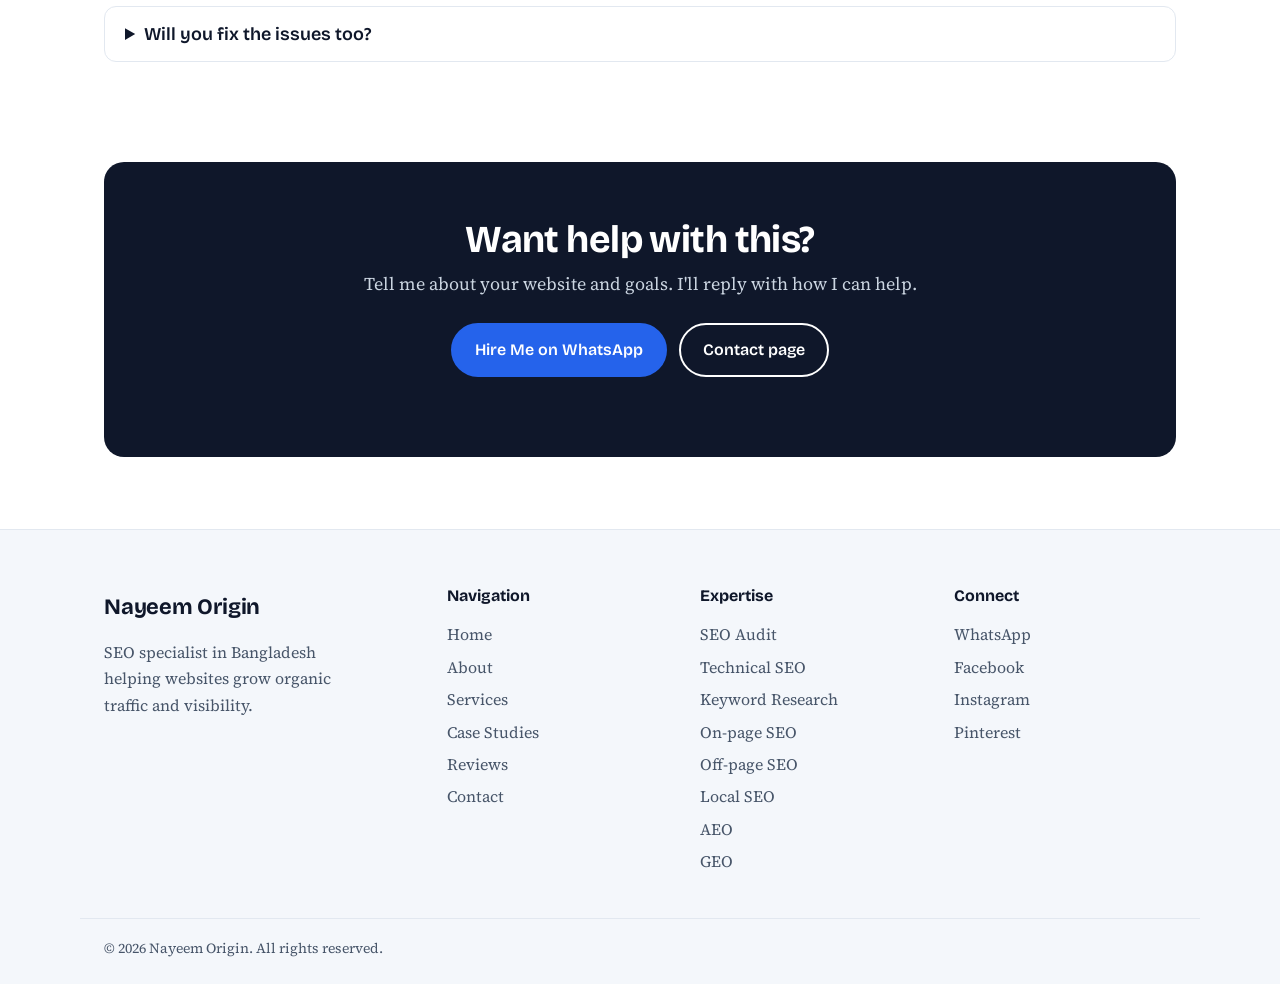
<file: seo-audit.html>
<!DOCTYPE html>
<html lang="en">
<head>
<meta charset="utf-8">
<meta name="viewport" content="width=device-width, initial-scale=1">
<title>SEO Audit Service in Bangladesh | Nayeem Origin</title>
<meta name="description" content="Find what is holding your website back in Google. An SEO audit is a full health check of your site. I review technical setup, content, links and competitors, ">
<meta property="og:title" content="SEO Audit Service in Bangladesh | Nayeem Origin">
<meta property="og:description" content="Find what is holding your website back in Google. An SEO audit is a full health check of your site. I review technical setup, content, links and competitors, ">
<meta property="og:type" content="website">
<link rel="preconnect" href="https://fonts.googleapis.com"><link rel="preconnect" href="https://fonts.gstatic.com" crossorigin><link href="https://fonts.googleapis.com/css2?family=Bricolage+Grotesque:wght@500;600;700&amp;family=Source+Serif+4:wght@400;600&amp;display=swap" rel="stylesheet">
<link rel="stylesheet" href="style.css">
<link rel="stylesheet" href="mega-menu.css">
</head>
<body>
<header><div class="wrap"><a class="logo" href="index.html">Nayeem Origin</a><nav aria-label="Main"><a href="index.html">Home</a><a href="about.html">About</a>
<div class="has-mega"><a href="services.html">Services</a><button class="mega-toggle" type="button" aria-expanded="false" aria-controls="mega-services" aria-label="Show services menu"><svg viewBox="0 0 12 12" aria-hidden="true"><path d="M2 4l4 4 4-4" fill="none" stroke="currentColor" stroke-width="1.8" stroke-linecap="round" stroke-linejoin="round"/></svg></button>
<div class="mega" id="mega-services">
<div><h3>Audit and technical</h3><a class="item" href="seo-audit.html"><b>SEO Audit</b><span>Find what holds your site back</span></a><a class="item" href="technical-seo.html"><b>Technical SEO</b><span>Crawling, indexing, speed, schema</span></a></div>
<div><h3>Content and keywords</h3><a class="item" href="keyword-research.html"><b>Keyword Research</b><span>Target what customers search for</span></a><a class="item" href="on-page-seo.html"><b>On-page SEO</b><span>Titles, headings, content, links</span></a></div>
<div><h3>Authority and local</h3><a class="item" href="off-page-seo.html"><b>Off-page SEO</b><span>Link building and brand mentions</span></a><a class="item" href="local-seo.html"><b>Local SEO</b><span>Google Business Profile and citations</span></a></div>
<div><h3>AI search</h3><a class="item" href="aeo.html"><b>AEO</b><span>Featured snippets and voice search</span></a><a class="item" href="geo.html"><b>GEO</b><span>Citations in ChatGPT, Perplexity, Gemini</span></a></div>
<div class="mega-cta"><h3>Not sure where to start?</h3><p>Send me your website and I'll tell you which service fits.</p><a class="btn sm" href="https://wa.me/8801758536741">Ask on WhatsApp</a></div>
</div></div>
<a href="case-studies.html">Case Studies</a><a href="reviews.html">Reviews</a><a href="contact.html">Contact</a></nav><a class="btn sm" href="https://wa.me/8801758536741">Hire Me</a></div></header>
<main><div class="wrap">
<section class="page-hero"><div class="crumbs"><a href="index.html">Home</a> / <a href="services.html">Services</a> / SEO Audit</div><h1>SEO Audit</h1><p>Find what is holding your website back in Google.</p><a class="btn" href="https://wa.me/8801758536741">Get a free quote</a></section>
<section><div class="two"><div class="prose"><h2>What it is</h2><p>An SEO audit is a full health check of your site. I review technical setup, content, links and competitors, then give you a clear list of what to fix first.</p><h3>Who it is for</h3><p>Websites that have stopped growing, were recently redesigned or migrated, or have never had a proper SEO review.</p><h3>What is included</h3><ul><li>Crawl and indexing review</li><li>Site speed and mobile check</li><li>On-page and content review</li><li>Backlink and competitor review</li><li>Priority action list</li></ul></div>
<aside class="side"><h3>Other services</h3><a href="technical-seo.html">Technical SEO</a><a href="keyword-research.html">Keyword Research</a><a href="on-page-seo.html">On-page SEO</a><a href="off-page-seo.html">Off-page SEO</a><a href="local-seo.html">Local SEO</a><a href="aeo.html">AEO</a><a href="geo.html">GEO</a><p style="margin-top:14px">Not sure what you need?</p><a class="btn sm" href="https://wa.me/8801758536741">Ask on WhatsApp</a></aside></div></section>
<section><h2>How it works</h2><ol class="steps"><li><h3>Crawl</h3><p>I scan the site and check what Google can and cannot see.</p></li><li><h3>Analyse</h3><p>I compare your pages, links and search data against competitors.</p></li><li><h3>Prioritise</h3><p>I rank every issue by impact and effort.</p></li><li><h3>Deliver</h3><p>You get a short written report with the fixes in order.</p></li></ol></section>
<section class="faq"><h2>Questions</h2><details><summary>How long does an audit take?</summary><p>It depends on the size of the site. Small sites are usually quicker than large shops with thousands of pages.</p></details><details><summary>Will you fix the issues too?</summary><p>Yes, if you want. You can take the report and fix it yourself, or I can handle the work.</p></details></section>
<section class="band"><h2>Want help with this?</h2><p>Tell me about your website and goals. I'll reply with how I can help.</p><p><a class="btn" href="https://wa.me/8801758536741">Hire Me on WhatsApp</a> &nbsp; <a class="btn alt" href="contact.html">Contact page</a></p></section>
</div></main>
<footer><div class="wrap fcols">
<div><a class="logo" href="index.html">Nayeem Origin</a><p>SEO specialist in Bangladesh helping websites grow organic traffic and visibility.</p></div>
<div><h3>Navigation</h3><a href="index.html">Home</a><a href="about.html">About</a><a href="services.html">Services</a><a href="case-studies.html">Case Studies</a><a href="reviews.html">Reviews</a><a href="contact.html">Contact</a></div>
<div><h3>Expertise</h3><a href="seo-audit.html">SEO Audit</a><a href="technical-seo.html">Technical SEO</a><a href="keyword-research.html">Keyword Research</a><a href="on-page-seo.html">On-page SEO</a><a href="off-page-seo.html">Off-page SEO</a><a href="local-seo.html">Local SEO</a><a href="aeo.html">AEO</a><a href="geo.html">GEO</a></div>
<div><h3>Connect</h3><a href="https://wa.me/8801758536741">WhatsApp</a><a href="https://www.facebook.com/nayeemorigin">Facebook</a><a href="https://www.instagram.com/nayeemorigin">Instagram</a><a href="https://www.pinterest.com/nayeemorigin/">Pinterest</a></div>
</div><div class="wrap copy">&copy; 2026 Nayeem Origin. All rights reserved.</div></footer>
<script src="mega-menu.js" defer></script>
</body>
</html>
</file>
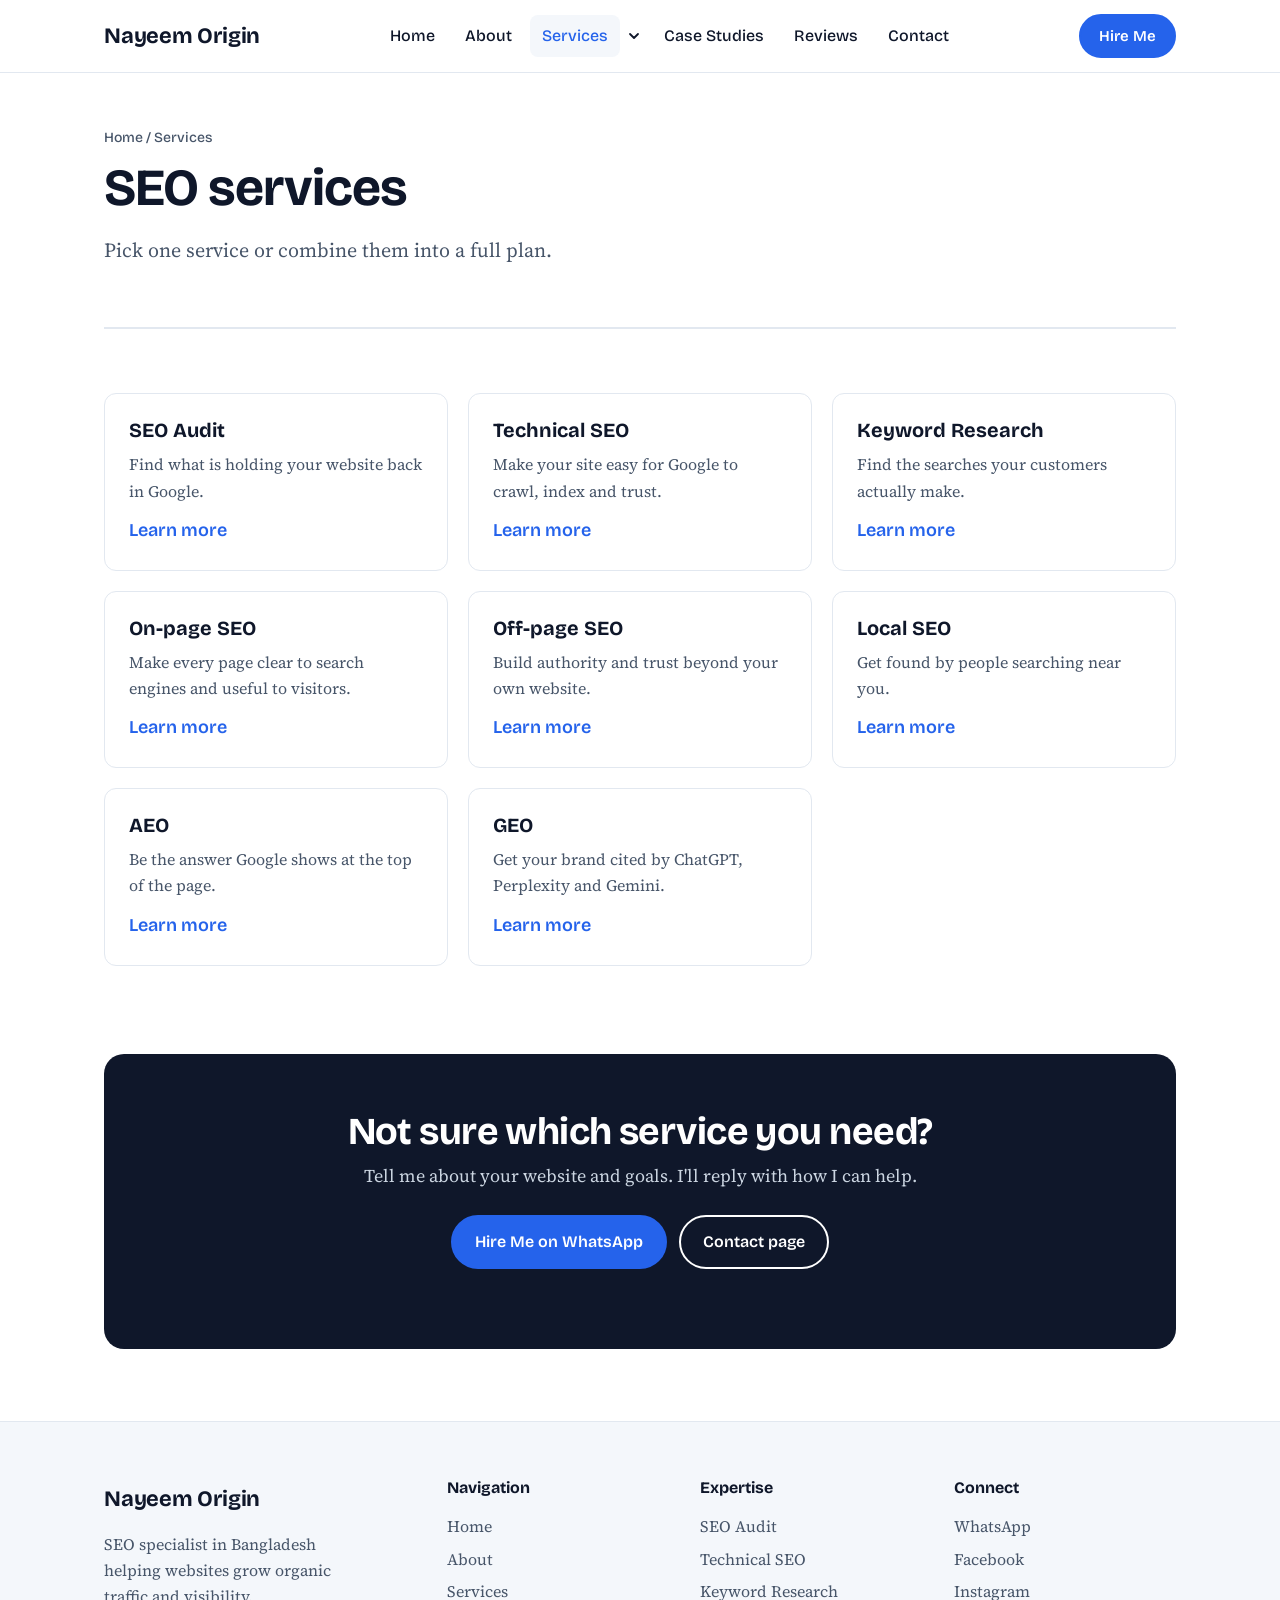
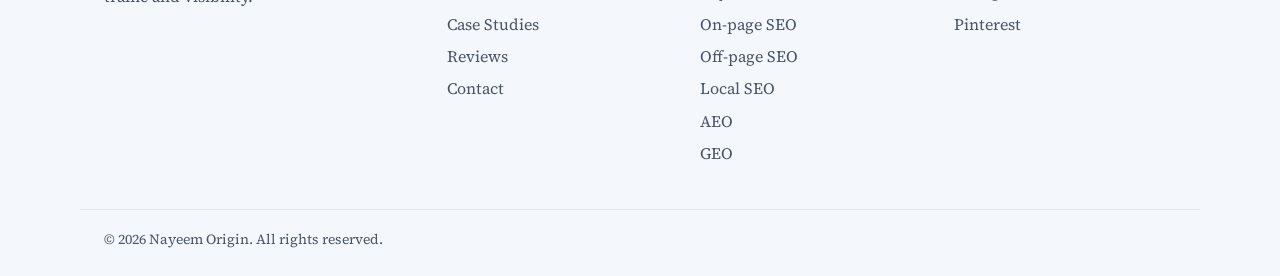
<file: services.html>
<!DOCTYPE html>
<html lang="en">
<head>
<meta charset="utf-8">
<meta name="viewport" content="width=device-width, initial-scale=1">
<title>SEO Services | Nayeem Origin</title>
<meta name="description" content="Technical SEO, on-page SEO, off-page SEO, keyword research, local SEO, AEO and GEO services by Nayeem Origin.">
<meta property="og:title" content="SEO Services | Nayeem Origin">
<meta property="og:description" content="Technical SEO, on-page SEO, off-page SEO, keyword research, local SEO, AEO and GEO services by Nayeem Origin.">
<meta property="og:type" content="website">
<link rel="preconnect" href="https://fonts.googleapis.com"><link rel="preconnect" href="https://fonts.gstatic.com" crossorigin><link href="https://fonts.googleapis.com/css2?family=Bricolage+Grotesque:wght@500;600;700&amp;family=Source+Serif+4:wght@400;600&amp;display=swap" rel="stylesheet">
<link rel="stylesheet" href="style.css">
<link rel="stylesheet" href="mega-menu.css">
</head>
<body>
<header><div class="wrap"><a class="logo" href="index.html">Nayeem Origin</a><nav aria-label="Main"><a href="index.html">Home</a><a href="about.html">About</a>
<div class="has-mega"><a href="services.html" aria-current="page">Services</a><button class="mega-toggle" type="button" aria-expanded="false" aria-controls="mega-services" aria-label="Show services menu"><svg viewBox="0 0 12 12" aria-hidden="true"><path d="M2 4l4 4 4-4" fill="none" stroke="currentColor" stroke-width="1.8" stroke-linecap="round" stroke-linejoin="round"/></svg></button>
<div class="mega" id="mega-services">
<div><h3>Audit and technical</h3><a class="item" href="seo-audit.html"><b>SEO Audit</b><span>Find what holds your site back</span></a><a class="item" href="technical-seo.html"><b>Technical SEO</b><span>Crawling, indexing, speed, schema</span></a></div>
<div><h3>Content and keywords</h3><a class="item" href="keyword-research.html"><b>Keyword Research</b><span>Target what customers search for</span></a><a class="item" href="on-page-seo.html"><b>On-page SEO</b><span>Titles, headings, content, links</span></a></div>
<div><h3>Authority and local</h3><a class="item" href="off-page-seo.html"><b>Off-page SEO</b><span>Link building and brand mentions</span></a><a class="item" href="local-seo.html"><b>Local SEO</b><span>Google Business Profile and citations</span></a></div>
<div><h3>AI search</h3><a class="item" href="aeo.html"><b>AEO</b><span>Featured snippets and voice search</span></a><a class="item" href="geo.html"><b>GEO</b><span>Citations in ChatGPT, Perplexity, Gemini</span></a></div>
<div class="mega-cta"><h3>Not sure where to start?</h3><p>Send me your website and I'll tell you which service fits.</p><a class="btn sm" href="https://wa.me/8801758536741">Ask on WhatsApp</a></div>
</div></div>
<a href="case-studies.html">Case Studies</a><a href="reviews.html">Reviews</a><a href="contact.html">Contact</a></nav><a class="btn sm" href="https://wa.me/8801758536741">Hire Me</a></div></header>
<main><div class="wrap">
<section class="page-hero"><div class="crumbs"><a href="index.html">Home</a> / Services</div><h1>SEO services</h1><p>Pick one service or combine them into a full plan.</p></section><section><div class="cards"><div class="card"><h3>SEO Audit</h3><p>Find what is holding your website back in Google.</p><a href="seo-audit.html">Learn more</a></div><div class="card"><h3>Technical SEO</h3><p>Make your site easy for Google to crawl, index and trust.</p><a href="technical-seo.html">Learn more</a></div><div class="card"><h3>Keyword Research</h3><p>Find the searches your customers actually make.</p><a href="keyword-research.html">Learn more</a></div><div class="card"><h3>On-page SEO</h3><p>Make every page clear to search engines and useful to visitors.</p><a href="on-page-seo.html">Learn more</a></div><div class="card"><h3>Off-page SEO</h3><p>Build authority and trust beyond your own website.</p><a href="off-page-seo.html">Learn more</a></div><div class="card"><h3>Local SEO</h3><p>Get found by people searching near you.</p><a href="local-seo.html">Learn more</a></div><div class="card"><h3>AEO</h3><p>Be the answer Google shows at the top of the page.</p><a href="aeo.html">Learn more</a></div><div class="card"><h3>GEO</h3><p>Get your brand cited by ChatGPT, Perplexity and Gemini.</p><a href="geo.html">Learn more</a></div></div></section><section class="band"><h2>Not sure which service you need?</h2><p>Tell me about your website and goals. I'll reply with how I can help.</p><p><a class="btn" href="https://wa.me/8801758536741">Hire Me on WhatsApp</a> &nbsp; <a class="btn alt" href="contact.html">Contact page</a></p></section>
</div></main>
<footer><div class="wrap fcols">
<div><a class="logo" href="index.html">Nayeem Origin</a><p>SEO specialist in Bangladesh helping websites grow organic traffic and visibility.</p></div>
<div><h3>Navigation</h3><a href="index.html">Home</a><a href="about.html">About</a><a href="services.html">Services</a><a href="case-studies.html">Case Studies</a><a href="reviews.html">Reviews</a><a href="contact.html">Contact</a></div>
<div><h3>Expertise</h3><a href="seo-audit.html">SEO Audit</a><a href="technical-seo.html">Technical SEO</a><a href="keyword-research.html">Keyword Research</a><a href="on-page-seo.html">On-page SEO</a><a href="off-page-seo.html">Off-page SEO</a><a href="local-seo.html">Local SEO</a><a href="aeo.html">AEO</a><a href="geo.html">GEO</a></div>
<div><h3>Connect</h3><a href="https://wa.me/8801758536741">WhatsApp</a><a href="https://www.facebook.com/nayeemorigin">Facebook</a><a href="https://www.instagram.com/nayeemorigin">Instagram</a><a href="https://www.pinterest.com/nayeemorigin/">Pinterest</a></div>
</div><div class="wrap copy">&copy; 2026 Nayeem Origin. All rights reserved.</div></footer>
<script src="mega-menu.js" defer></script>
</body>
</html>
</file>
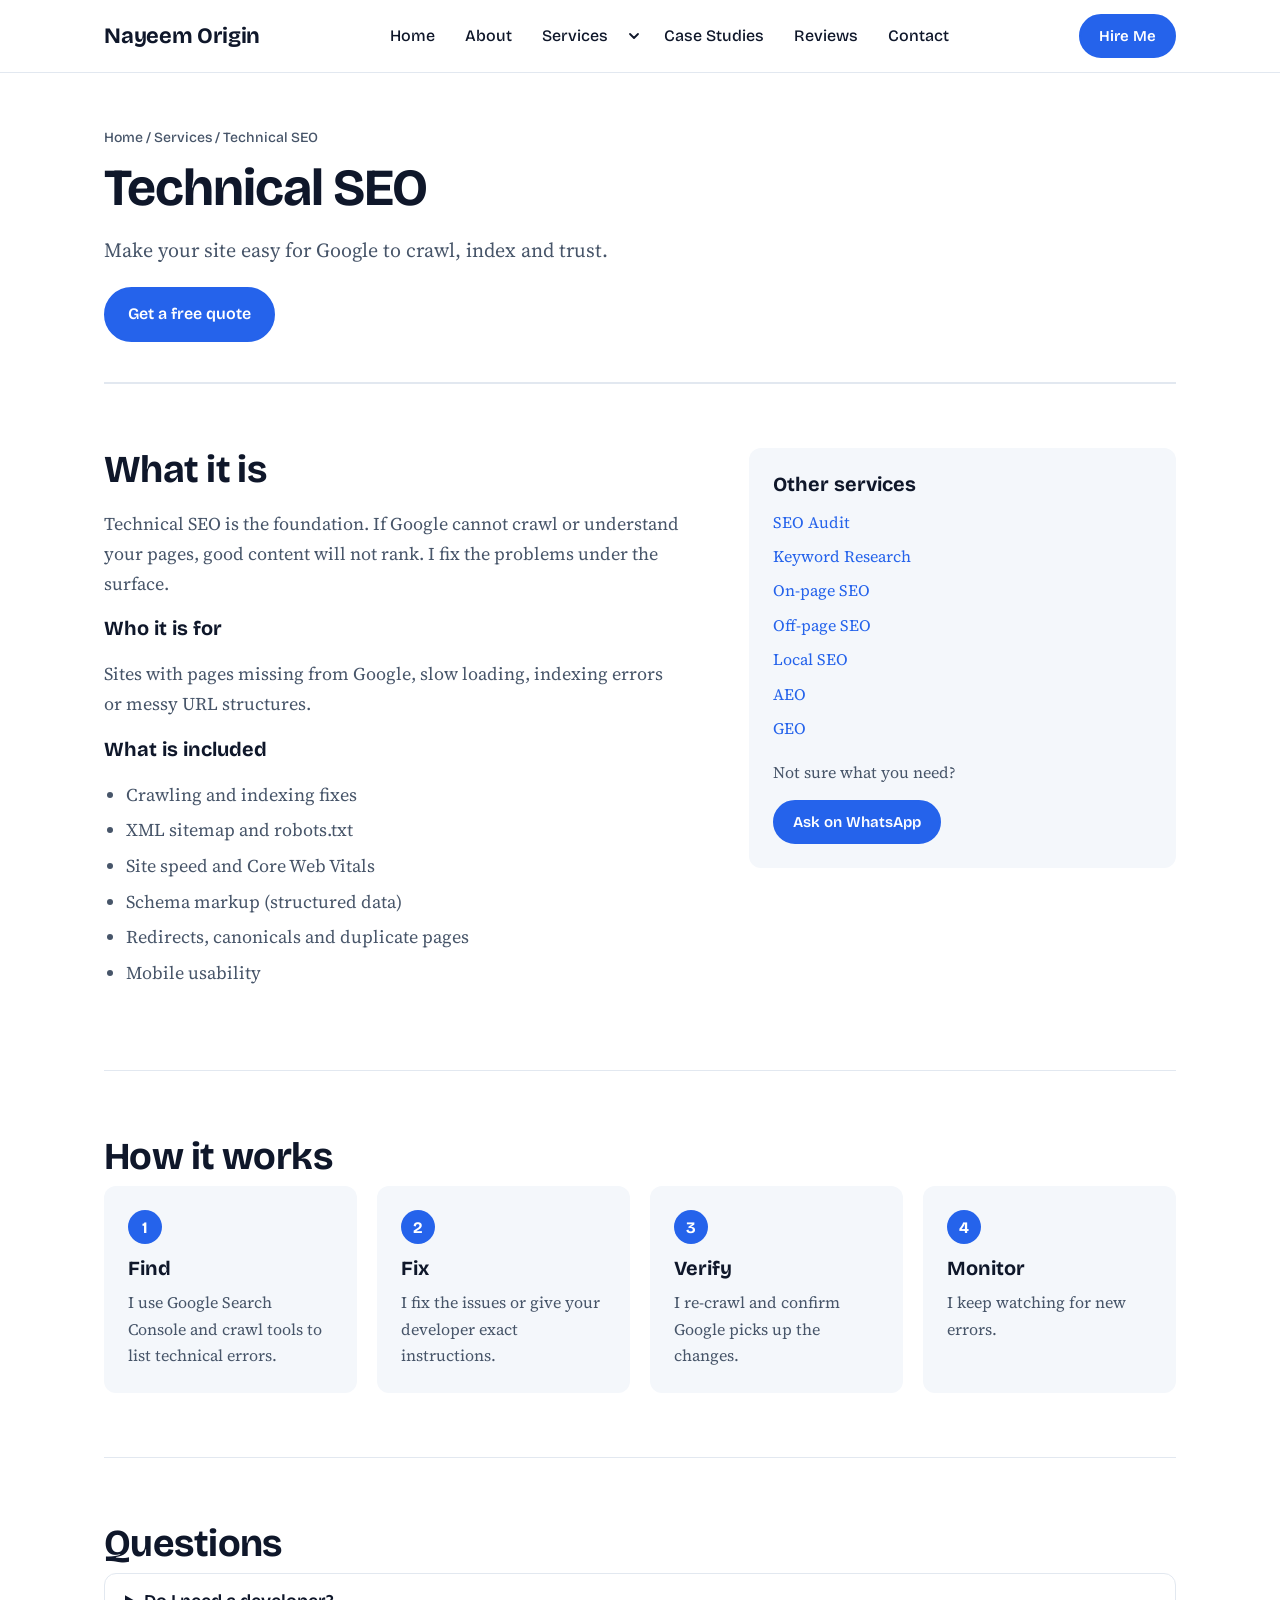
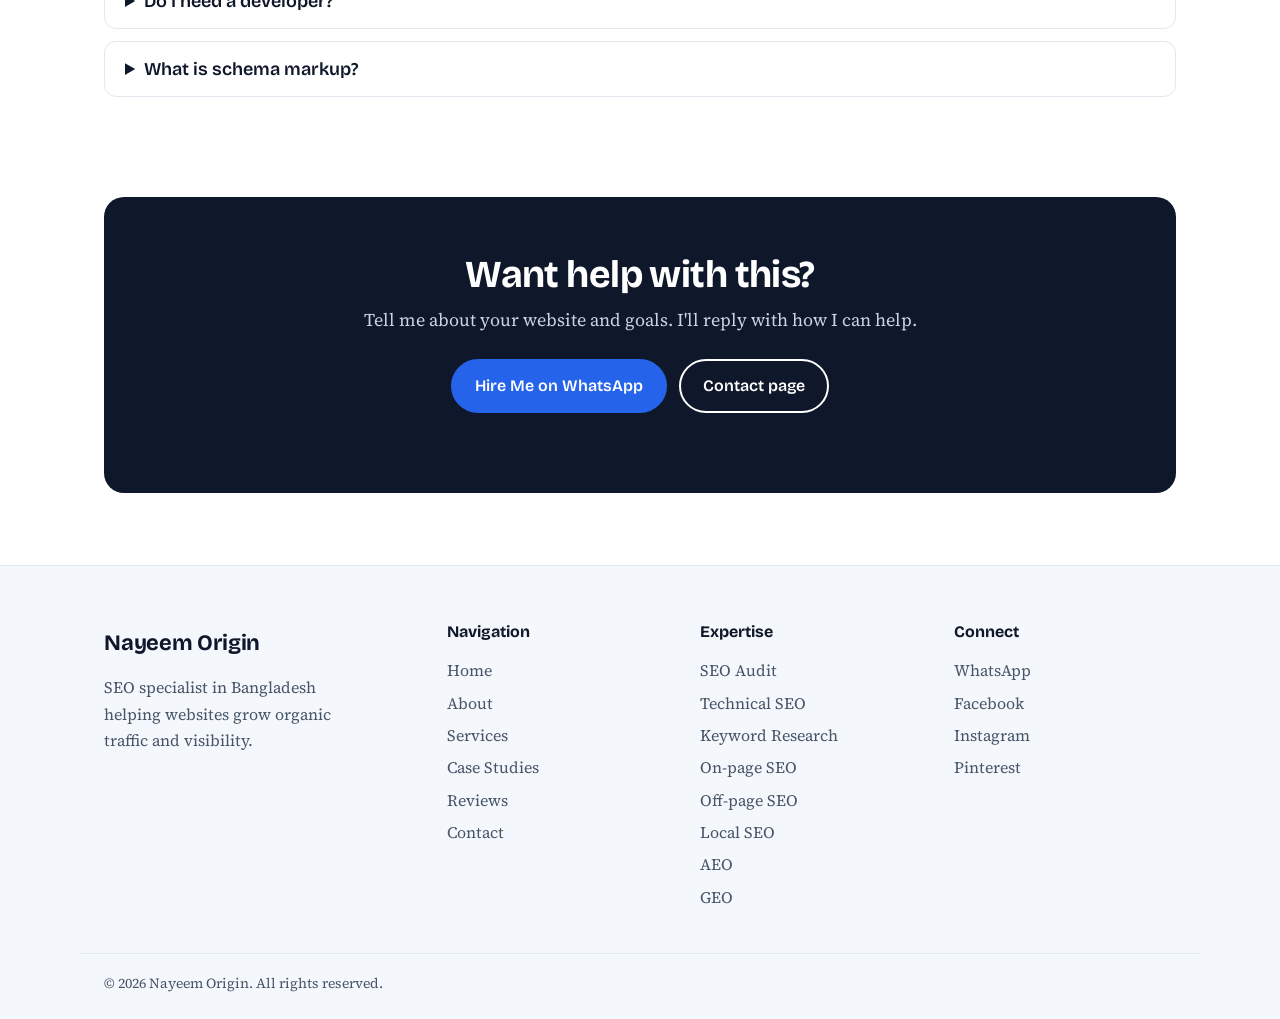
<file: technical-seo.html>
<!DOCTYPE html>
<html lang="en">
<head>
<meta charset="utf-8">
<meta name="viewport" content="width=device-width, initial-scale=1">
<title>Technical SEO Service in Bangladesh | Nayeem Origin</title>
<meta name="description" content="Make your site easy for Google to crawl, index and trust. Technical SEO is the foundation. If Google cannot crawl or understand your pages, good content will ">
<meta property="og:title" content="Technical SEO Service in Bangladesh | Nayeem Origin">
<meta property="og:description" content="Make your site easy for Google to crawl, index and trust. Technical SEO is the foundation. If Google cannot crawl or understand your pages, good content will ">
<meta property="og:type" content="website">
<link rel="preconnect" href="https://fonts.googleapis.com"><link rel="preconnect" href="https://fonts.gstatic.com" crossorigin><link href="https://fonts.googleapis.com/css2?family=Bricolage+Grotesque:wght@500;600;700&amp;family=Source+Serif+4:wght@400;600&amp;display=swap" rel="stylesheet">
<link rel="stylesheet" href="style.css">
<link rel="stylesheet" href="mega-menu.css">
</head>
<body>
<header><div class="wrap"><a class="logo" href="index.html">Nayeem Origin</a><nav aria-label="Main"><a href="index.html">Home</a><a href="about.html">About</a>
<div class="has-mega"><a href="services.html">Services</a><button class="mega-toggle" type="button" aria-expanded="false" aria-controls="mega-services" aria-label="Show services menu"><svg viewBox="0 0 12 12" aria-hidden="true"><path d="M2 4l4 4 4-4" fill="none" stroke="currentColor" stroke-width="1.8" stroke-linecap="round" stroke-linejoin="round"/></svg></button>
<div class="mega" id="mega-services">
<div><h3>Audit and technical</h3><a class="item" href="seo-audit.html"><b>SEO Audit</b><span>Find what holds your site back</span></a><a class="item" href="technical-seo.html"><b>Technical SEO</b><span>Crawling, indexing, speed, schema</span></a></div>
<div><h3>Content and keywords</h3><a class="item" href="keyword-research.html"><b>Keyword Research</b><span>Target what customers search for</span></a><a class="item" href="on-page-seo.html"><b>On-page SEO</b><span>Titles, headings, content, links</span></a></div>
<div><h3>Authority and local</h3><a class="item" href="off-page-seo.html"><b>Off-page SEO</b><span>Link building and brand mentions</span></a><a class="item" href="local-seo.html"><b>Local SEO</b><span>Google Business Profile and citations</span></a></div>
<div><h3>AI search</h3><a class="item" href="aeo.html"><b>AEO</b><span>Featured snippets and voice search</span></a><a class="item" href="geo.html"><b>GEO</b><span>Citations in ChatGPT, Perplexity, Gemini</span></a></div>
<div class="mega-cta"><h3>Not sure where to start?</h3><p>Send me your website and I'll tell you which service fits.</p><a class="btn sm" href="https://wa.me/8801758536741">Ask on WhatsApp</a></div>
</div></div>
<a href="case-studies.html">Case Studies</a><a href="reviews.html">Reviews</a><a href="contact.html">Contact</a></nav><a class="btn sm" href="https://wa.me/8801758536741">Hire Me</a></div></header>
<main><div class="wrap">
<section class="page-hero"><div class="crumbs"><a href="index.html">Home</a> / <a href="services.html">Services</a> / Technical SEO</div><h1>Technical SEO</h1><p>Make your site easy for Google to crawl, index and trust.</p><a class="btn" href="https://wa.me/8801758536741">Get a free quote</a></section>
<section><div class="two"><div class="prose"><h2>What it is</h2><p>Technical SEO is the foundation. If Google cannot crawl or understand your pages, good content will not rank. I fix the problems under the surface.</p><h3>Who it is for</h3><p>Sites with pages missing from Google, slow loading, indexing errors or messy URL structures.</p><h3>What is included</h3><ul><li>Crawling and indexing fixes</li><li>XML sitemap and robots.txt</li><li>Site speed and Core Web Vitals</li><li>Schema markup (structured data)</li><li>Redirects, canonicals and duplicate pages</li><li>Mobile usability</li></ul></div>
<aside class="side"><h3>Other services</h3><a href="seo-audit.html">SEO Audit</a><a href="keyword-research.html">Keyword Research</a><a href="on-page-seo.html">On-page SEO</a><a href="off-page-seo.html">Off-page SEO</a><a href="local-seo.html">Local SEO</a><a href="aeo.html">AEO</a><a href="geo.html">GEO</a><p style="margin-top:14px">Not sure what you need?</p><a class="btn sm" href="https://wa.me/8801758536741">Ask on WhatsApp</a></aside></div></section>
<section><h2>How it works</h2><ol class="steps"><li><h3>Find</h3><p>I use Google Search Console and crawl tools to list technical errors.</p></li><li><h3>Fix</h3><p>I fix the issues or give your developer exact instructions.</p></li><li><h3>Verify</h3><p>I re-crawl and confirm Google picks up the changes.</p></li><li><h3>Monitor</h3><p>I keep watching for new errors.</p></li></ol></section>
<section class="faq"><h2>Questions</h2><details><summary>Do I need a developer?</summary><p>Sometimes. I can handle many fixes myself and write clear tasks for a developer when code changes are needed.</p></details><details><summary>What is schema markup?</summary><p>It is extra code that tells Google what a page is about, such as a product, article or business.</p></details></section>
<section class="band"><h2>Want help with this?</h2><p>Tell me about your website and goals. I'll reply with how I can help.</p><p><a class="btn" href="https://wa.me/8801758536741">Hire Me on WhatsApp</a> &nbsp; <a class="btn alt" href="contact.html">Contact page</a></p></section>
</div></main>
<footer><div class="wrap fcols">
<div><a class="logo" href="index.html">Nayeem Origin</a><p>SEO specialist in Bangladesh helping websites grow organic traffic and visibility.</p></div>
<div><h3>Navigation</h3><a href="index.html">Home</a><a href="about.html">About</a><a href="services.html">Services</a><a href="case-studies.html">Case Studies</a><a href="reviews.html">Reviews</a><a href="contact.html">Contact</a></div>
<div><h3>Expertise</h3><a href="seo-audit.html">SEO Audit</a><a href="technical-seo.html">Technical SEO</a><a href="keyword-research.html">Keyword Research</a><a href="on-page-seo.html">On-page SEO</a><a href="off-page-seo.html">Off-page SEO</a><a href="local-seo.html">Local SEO</a><a href="aeo.html">AEO</a><a href="geo.html">GEO</a></div>
<div><h3>Connect</h3><a href="https://wa.me/8801758536741">WhatsApp</a><a href="https://www.facebook.com/nayeemorigin">Facebook</a><a href="https://www.instagram.com/nayeemorigin">Instagram</a><a href="https://www.pinterest.com/nayeemorigin/">Pinterest</a></div>
</div><div class="wrap copy">&copy; 2026 Nayeem Origin. All rights reserved.</div></footer>
<script src="mega-menu.js" defer></script>
</body>
</html>
</file>
<file: style.css>
/* Nayeem Origin - main stylesheet */
:root {
  --ink: #0f172a;
  --muted: #475569;
  --line: #e2e8f0;
  --soft: #f4f7fb;
  --accent: #2563eb;
  --accent-dark: #1d4ed8;
  --radius: 12px;
  --max: 1120px;
}
*, *::before, *::after { box-sizing: border-box; }
html { scroll-behavior: smooth; }
body {
  margin: 0; color: var(--ink); background: #fff;
  font-family: "Source Serif 4", Georgia, serif; font-size: 18px; line-height: 1.65;
  -webkit-font-smoothing: antialiased;
}
h1, h2, h3, .logo, .btn, nav, .stats b, .metric b {
  font-family: "Bricolage Grotesque", "Segoe UI", Arial, sans-serif;
}
img { max-width: 100%; height: auto; display: block; }
a { color: var(--accent); }
a:hover { color: var(--accent-dark); }
a:focus-visible, .btn:focus-visible { outline: 2px solid var(--accent); outline-offset: 3px; border-radius: 6px; }
.wrap { width: 100%; max-width: var(--max); margin: 0 auto; padding: 0 24px; }

/* Header */
header { background: #fff; border-bottom: 1px solid var(--line); position: sticky; top: 0; z-index: 100; }
header .wrap { display: flex; align-items: center; justify-content: space-between; gap: 20px; min-height: 72px; }
.logo { font-weight: 700; font-size: 22px; color: var(--ink); text-decoration: none; letter-spacing: -.01em; }
.logo:hover { color: var(--accent); }
nav { display: flex; align-items: center; gap: 6px; font-size: 16px; font-weight: 500; }
nav > a, .has-mega > a { color: var(--ink); text-decoration: none; padding: 8px 12px; border-radius: 8px; }
nav > a:hover, .has-mega > a:hover { background: var(--soft); color: var(--accent); }
nav a[aria-current="page"] { color: var(--accent); background: var(--soft); }

/* Buttons */
.btn {
  display: inline-block; padding: 12px 22px; border-radius: 999px; font-weight: 600; font-size: 16px;
  background: var(--accent); color: #fff; text-decoration: none; border: 2px solid var(--accent);
  transition: background .15s ease, color .15s ease;
}
.btn:hover { background: var(--accent-dark); border-color: var(--accent-dark); color: #fff; }
.btn.alt { background: transparent; color: var(--accent); }
.btn.alt:hover { background: var(--accent); color: #fff; }
.btn.sm { padding: 8px 18px; font-size: 15px; }

/* Sections */
main section { padding: 64px 0; }
main section + section { border-top: 1px solid var(--line); }
h1 { margin: 0 0 18px; line-height: 1.08; letter-spacing: -.02em; }
h2 { margin: 0 0 8px; font-size: clamp(28px, 4vw, 38px); line-height: 1.15; letter-spacing: -.015em; }
h3 { margin: 0 0 8px; font-size: 20px; line-height: 1.25; }
section > p { color: var(--muted); margin: 0 0 28px; max-width: 62ch; }

/* Hero */
.hero { display: grid; grid-template-columns: 1.15fr .85fr; gap: 48px; align-items: center; padding: 72px 0 64px; }
.hero h1 .name { display: block; font-size: clamp(40px, 6vw, 64px); font-weight: 700; }
.hero h1 .role { display: block; margin-top: 8px; font-size: clamp(20px, 2.6vw, 28px); font-weight: 500; color: var(--accent); }
.hero p { color: var(--muted); max-width: 56ch; margin: 0 0 22px; }
.hero p:has(.btn) { display: flex; flex-wrap: wrap; gap: 12px; }
.stats { display: flex; flex-wrap: wrap; gap: 14px 36px; margin-top: 34px; padding-top: 26px; border-top: 1px solid var(--line); color: var(--muted); font-size: 15px; }
.stats b { display: block; font-size: 30px; line-height: 1.1; color: var(--ink); }
.photo img {
  width: 100%; max-width: 400px; aspect-ratio: 1 / 1; object-fit: cover; border-radius: 50%;
  margin: 0 auto; background: var(--soft); border: 6px solid var(--soft);
}

/* Cards */
.cards { display: grid; grid-template-columns: repeat(auto-fit, minmax(270px, 1fr)); gap: 20px; }
.card { background: #fff; border: 1px solid var(--line); border-radius: var(--radius); padding: 24px; display: flex; flex-direction: column; }
.card p { color: var(--muted); margin: 0 0 12px; font-size: 16px; }
.card ul { margin: 0 0 16px; padding-left: 20px; font-size: 16px; }
.card li { margin-bottom: 4px; }
.card > a { margin-top: auto; font-family: "Bricolage Grotesque", Arial, sans-serif; font-weight: 600; text-decoration: none; }
.card > a:hover { text-decoration: underline; }
.empty-card { background: var(--soft); border-style: dashed; }
.metric { color: var(--ink) !important; }
.metric b { font-size: 34px; color: var(--accent); }
.src { font-size: 14px !important; }

/* Process steps */
.steps { list-style: none; counter-reset: step; margin: 0; padding: 0; display: grid; grid-template-columns: repeat(auto-fit, minmax(220px, 1fr)); gap: 20px; }
.steps li { counter-increment: step; background: var(--soft); border-radius: var(--radius); padding: 24px; }
.steps li::before {
  content: counter(step); display: inline-flex; align-items: center; justify-content: center;
  width: 34px; height: 34px; margin-bottom: 12px; border-radius: 50%;
  background: var(--accent); color: #fff; font: 700 16px "Bricolage Grotesque", Arial, sans-serif;
}
.steps p { margin: 0; color: var(--muted); font-size: 16px; }

/* Call to action band */
.band { text-align: center; background: var(--ink); color: #fff; border-radius: 20px; margin: 24px 0 72px; padding: 56px 24px !important; border-top: 0 !important; }
.band h2 { color: #fff; }
.band > p { color: #cbd5e1; margin: 0 auto 24px; }
.band .btn.alt { color: #fff; border-color: #fff; }
.band .btn.alt:hover { background: #fff; color: var(--ink); }

/* Footer */
footer { background: var(--soft); border-top: 1px solid var(--line); padding-top: 56px; font-size: 16px; }
.fcols { display: grid; grid-template-columns: 1.4fr 1fr 1fr 1fr; gap: 32px; padding-bottom: 40px; }
.fcols h3 { font-size: 16px; margin-bottom: 12px; }
.fcols a { display: block; color: var(--muted); text-decoration: none; padding: 3px 0; }
.fcols a:hover { color: var(--accent); }
.fcols .logo { display: inline-block; margin-bottom: 10px; color: var(--ink); }
.fcols p { color: var(--muted); margin: 0; max-width: 34ch; }
.copy { border-top: 1px solid var(--line); padding-top: 18px; padding-bottom: 24px; color: var(--muted); font-size: 14px; }

/* Responsive */
@media (max-width: 900px) {
  .hero { grid-template-columns: 1fr; gap: 32px; padding-top: 44px; }
  .photo { order: -1; }
  .photo img { max-width: 260px; }
  .fcols { grid-template-columns: 1fr 1fr; }
}
@media (max-width: 860px) {
  header { position: static; }
  header .wrap { flex-wrap: wrap; padding-top: 12px; padding-bottom: 12px; }
  nav { order: 3; width: 100%; flex-wrap: wrap; }
}
@media (max-width: 520px) {
  body { font-size: 17px; }
  main section { padding: 44px 0; }
  .fcols { grid-template-columns: 1fr; }
}
@media (prefers-reduced-motion: reduce) { html { scroll-behavior: auto; } .btn { transition: none; } }

/* Inner pages */
.page-hero { padding: 56px 0 40px; border-bottom: 1px solid var(--line); }
.page-hero h1 { font-size: clamp(34px, 5vw, 52px); }
.page-hero p { color: var(--muted); max-width: 62ch; margin: 0 0 20px; font-size: 20px; }
.crumbs { font: 500 14px "Bricolage Grotesque", Arial, sans-serif; color: var(--muted); margin-bottom: 14px; }
.crumbs a { color: var(--muted); text-decoration: none; }
.crumbs a:hover { color: var(--accent); }
.two { display: grid; grid-template-columns: 1.4fr 1fr; gap: 48px; align-items: start; }
.prose p { color: var(--muted); max-width: 64ch; }
.prose ul { color: var(--muted); padding-left: 22px; }
.prose li { margin-bottom: 6px; }
.side { background: var(--soft); border-radius: var(--radius); padding: 24px; position: sticky; top: 96px; }
.side p { color: var(--muted); font-size: 16px; margin: 0 0 14px; }
.side a:not(.btn) { display: block; padding: 4px 0; text-decoration: none; font-size: 16px; }
.faq details { border: 1px solid var(--line); border-radius: var(--radius); padding: 16px 20px; margin-bottom: 12px; }
.faq summary { cursor: pointer; font: 600 18px "Bricolage Grotesque", Arial, sans-serif; }
.faq details p { margin: 12px 0 0; color: var(--muted); font-size: 16px; }
.contact-list { list-style: none; padding: 0; margin: 0 0 24px; }
.contact-list li { padding: 10px 0; border-bottom: 1px solid var(--line); }
@media (max-width: 900px) { .two { grid-template-columns: 1fr; gap: 28px; } .side { position: static; } }
</file>
<file: mega-menu.css>
/* Mega menu for "Services". Load AFTER style.css.
   Uses --accent from style.css if it exists, otherwise a fallback blue. */

header .wrap { position: relative; }

.has-mega { display: inline-flex; align-items: center; gap: 2px; position: static; }
.mega-toggle {
  background: none; border: 0; padding: 6px; margin: 0; cursor: pointer;
  color: inherit; font: inherit; line-height: 1; display: inline-flex; align-items: center;
}
.mega-toggle svg { width: 12px; height: 12px; transition: transform .2s ease; }
.has-mega.open .mega-toggle svg { transform: rotate(180deg); }
.mega-toggle:focus-visible,
.mega a:focus-visible { outline: 2px solid var(--accent, #2563eb); outline-offset: 2px; border-radius: 4px; }

.mega {
  position: absolute; left: 0; right: 0; top: 100%;
  z-index: 200;
  display: grid; grid-template-columns: repeat(4, 1fr) 1.1fr; gap: 28px;
  padding: 28px 30px;
  background: #fff; color: #111827;
  border: 1px solid #e5e7eb; border-radius: 12px;
  box-shadow: 0 18px 40px rgba(15, 23, 42, .14);
  opacity: 0; visibility: hidden; transform: translateY(8px);
  transition: opacity .18s ease, transform .18s ease, visibility .18s;
  text-align: left;
}
/* invisible bridge so the pointer can travel from the link to the panel */
.mega::before { content: ""; position: absolute; left: 0; right: 0; top: -40px; height: 40px; }
.has-mega.open .mega { opacity: 1; visibility: visible; transform: none; }

.mega h3 { margin: 0 0 10px; font-size: 15px; color: #111827; }
.mega a.item { display: block; padding: 8px 10px; margin: 0 -10px 2px; border-radius: 8px; text-decoration: none; color: #111827; }
.mega a.item:hover { background: #f3f4f6; }
.mega a.item b { display: block; font-size: 15px; font-weight: 600; }
.mega a.item span { display: block; margin-top: 2px; font-size: 13px; line-height: 1.4; color: #6b7280; }

.mega .mega-cta { background: #f3f6ff; border-radius: 10px; padding: 18px; align-self: start; }
.mega .mega-cta p { margin: 0 0 12px; font-size: 14px; line-height: 1.5; color: #374151; }
.mega .mega-cta .btn { display: inline-block; }

@media (max-width: 1000px) {
  .mega { grid-template-columns: repeat(2, 1fr); }
  .mega .mega-cta { grid-column: 1 / -1; }
}

/* Mobile: panel opens inline under the Services link */
@media (max-width: 860px) {
  .has-mega { display: flex; flex-wrap: wrap; width: 100%; position: static; }
  .mega {
    position: static; display: none; width: 100%;
    grid-template-columns: 1fr; gap: 14px; padding: 14px;
    opacity: 1; visibility: visible; transform: none; box-shadow: none; margin-top: 6px;
  }
  .mega::before { display: none; }
  .has-mega.open .mega { display: grid; }
}

@media (prefers-reduced-motion: reduce) {
  .mega, .mega-toggle svg { transition: none; }
}
</file>
